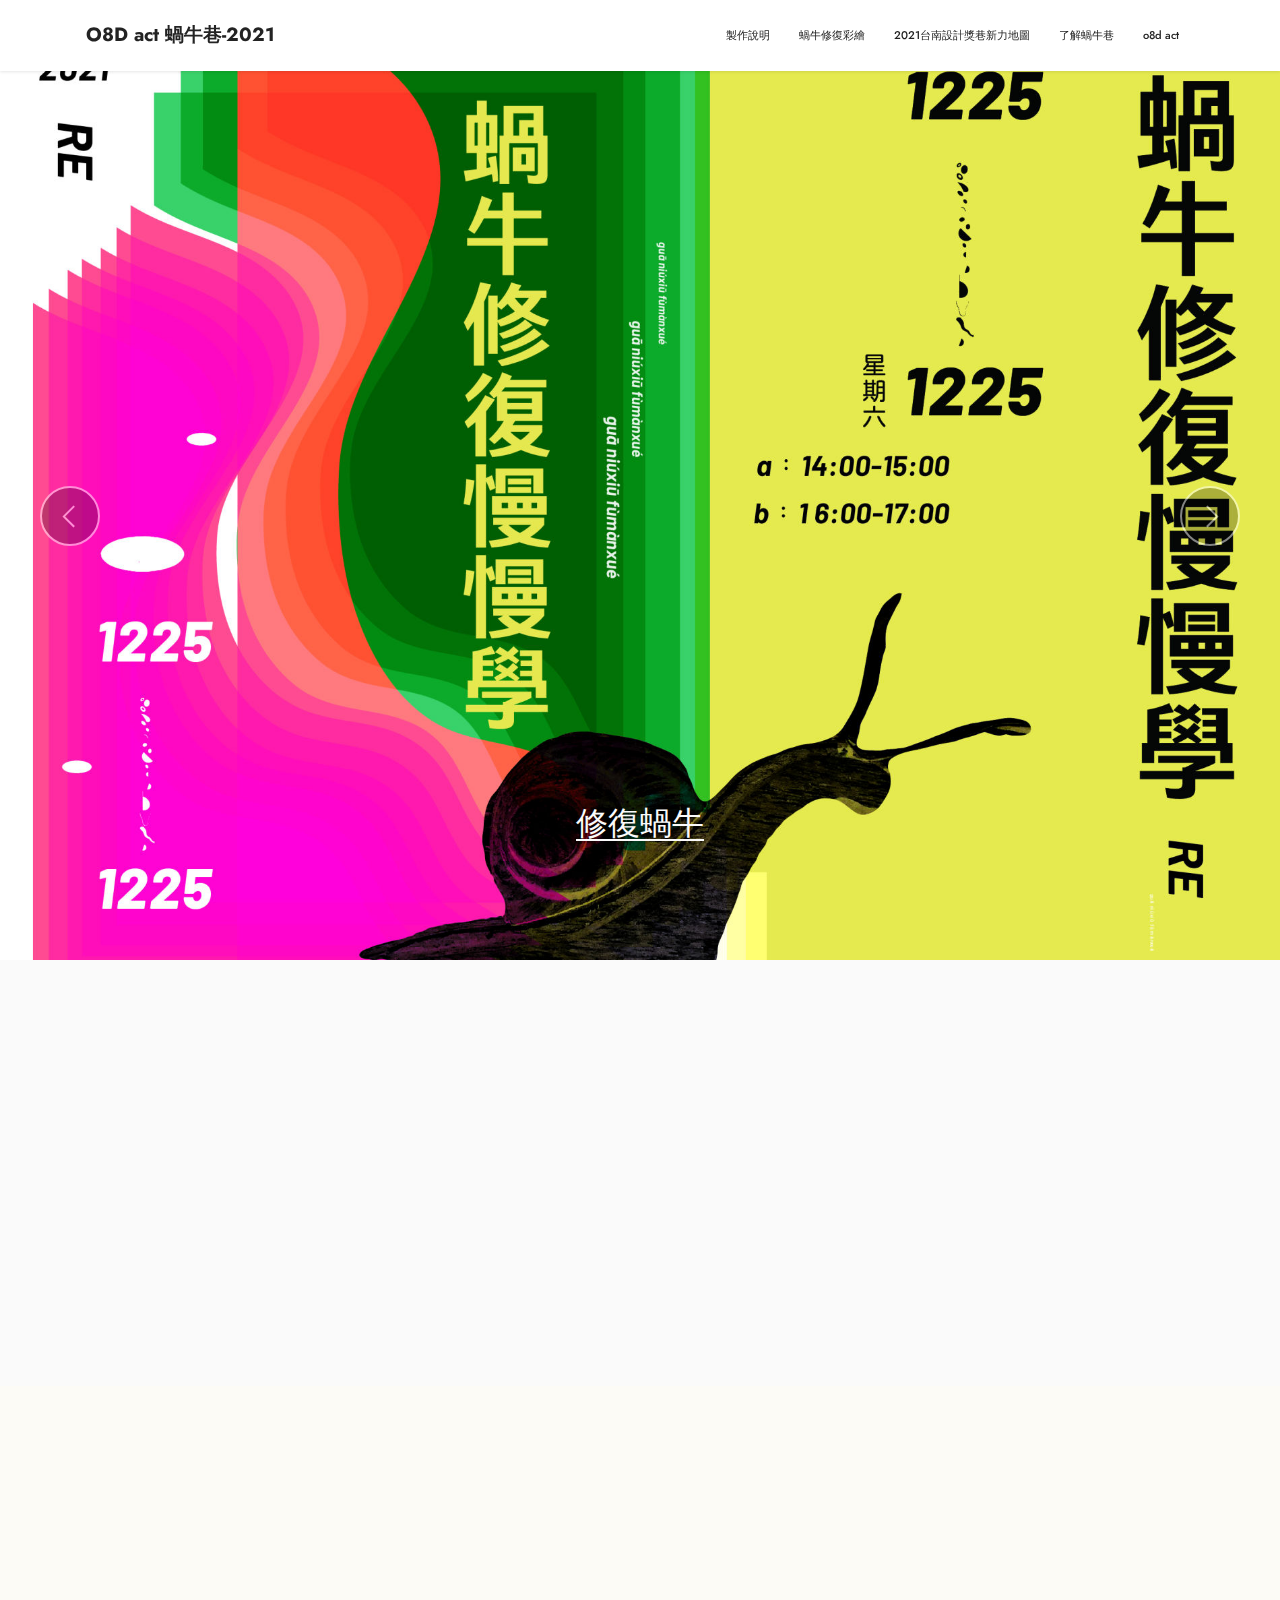
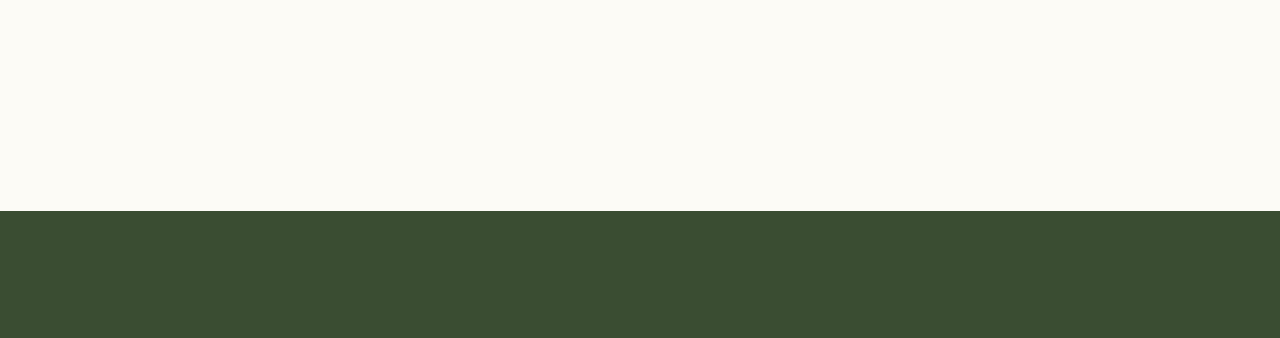
<file: index.html>
<!DOCTYPE html>
<html  >
<head>
  
  <meta charset="UTF-8">
  <meta http-equiv="X-UA-Compatible" content="IE=edge">
  
  <meta name="viewport" content="width=device-width, initial-scale=1, minimum-scale=1">
  <link rel="shortcut icon" href="assets/images/noun-event-1298108.svg" type="image/x-icon">
  <meta name="description" content="">
  
  
  <title>2021蝸牛再回來</title>
  <link rel="stylesheet" href="assets/web/assets/mobirise-icons2/mobirise2.css">
  <link rel="stylesheet" href="assets/bootstrap/css/bootstrap.min.css">
  <link rel="stylesheet" href="assets/bootstrap/css/bootstrap-grid.min.css">
  <link rel="stylesheet" href="assets/bootstrap/css/bootstrap-reboot.min.css">
  <link rel="stylesheet" href="assets/animatecss/animate.css">
  <link rel="stylesheet" href="assets/dropdown/css/style.css">
  <link rel="stylesheet" href="assets/socicon/css/styles.css">
  <link rel="stylesheet" href="assets/theme/css/style.css">
  <link rel="preload" href="https://fonts.googleapis.com/css?family=Jost:100,200,300,400,500,600,700,800,900,100i,200i,300i,400i,500i,600i,700i,800i,900i&display=swap" as="style" onload="this.onload=null;this.rel='stylesheet'">
  <noscript><link rel="stylesheet" href="https://fonts.googleapis.com/css?family=Jost:100,200,300,400,500,600,700,800,900,100i,200i,300i,400i,500i,600i,700i,800i,900i&display=swap"></noscript>
  <link rel="preload" as="style" href="assets/mobirise/css/mbr-additional.css"><link rel="stylesheet" href="assets/mobirise/css/mbr-additional.css" type="text/css">
  
  
  
  

</head>
<body>
  
  <section data-bs-version="5.1" class="menu menu1 cid-sSIualWff1" once="menu" id="menu1-1x">
    

    <nav class="navbar navbar-dropdown navbar-fixed-top navbar-expand-lg">
        <div class="container">
            <div class="navbar-brand">
                
                <span class="navbar-caption-wrap"><a class="navbar-caption text-black text-primary display-7" href="index.html">O8D act 蝸牛巷-2021</a></span>
            </div>
            <button class="navbar-toggler" type="button" data-toggle="collapse" data-bs-toggle="collapse" data-target="#navbarSupportedContent" data-bs-target="#navbarSupportedContent" aria-controls="navbarNavAltMarkup" aria-expanded="false" aria-label="Toggle navigation">
                <div class="hamburger">
                    <span></span>
                    <span></span>
                    <span></span>
                    <span></span>
                </div>
            </button>
            <div class="collapse navbar-collapse" id="navbarSupportedContent">
                <ul class="navbar-nav nav-dropdown nav-right" data-app-modern-menu="true"><li class="nav-item"><a class="nav-link link text-black text-primary display-4" href="page3.html">製作說明</a></li>
                    <li class="nav-item"><a class="nav-link link text-black text-primary display-4" href="page5.html">蝸牛修復彩繪</a></li>
                    <li class="nav-item"><a class="nav-link link text-black text-primary display-4" href="page1.html">2021台南設計獎巷新力地圖</a>
                    </li><li class="nav-item"><a class="nav-link link text-black text-primary display-4" href="https://o8d.github.io/2020old/page2.html" target="_blank">了解蝸牛巷</a></li><li class="nav-item"><a class="nav-link link text-black text-primary display-4" href="https://o8d.github.io/act/?fbclid=IwAR1wbKh3oThKhFeBmwrmItCRQYNunDd4ayj5zHh1RaX9e0PrTPFl15MmYAo">o8d act</a></li></ul>
                
                
            </div>
        </div>
    </nav>
</section>

<section data-bs-version="5.1" class="slider1 cid-sRdv5XXO1y mbr-fullscreen" id="slider1-1k">
    
    <div class="carousel slide" id="sSILMb0dxz" data-interval="5000" data-bs-interval="5000">
        <ol class="carousel-indicators">
            <li data-slide-to="0" data-bs-slide-to="0" class="active" data-target="#sSILMb0dxz" data-bs-target="#sSILMb0dxz"></li>
            <li data-slide-to="1" data-bs-slide-to="1" data-target="#sSILMb0dxz" data-bs-target="#sSILMb0dxz"></li>
            <li data-slide-to="2" data-bs-slide-to="2" data-target="#sSILMb0dxz" data-bs-target="#sSILMb0dxz"></li>
        </ol>
        <div class="carousel-inner">
            
            <div class="carousel-item slider-image item active">
                <div class="item-wrapper">
                    
                    
                    <div class="carousel-caption">
                        <h5 class="mbr-section-subtitle mbr-fonts-style display-5"><strong><a href="page5.html#top" class="text-white text-primary" target="_blank">修復蝸牛</a></strong></h5>
                        <p class="mbr-section-text mbr-fonts-style display-7">習新之餘更要欣賞時間代謝下的塵舊</p>
                    </div>
                <a href="page5.html" target="false"></a><a href="page5.html" target="true"></a><a href="page5.html" target="false"></a><a href="page5.html"><img class="d-block w-100" src="assets/images/-1-1900x1439.jpg" data-slide-to="1" data-bs-slide-to="1"></a></div>
            </div>
            <div class="carousel-item slider-image item">
                <div class="item-wrapper">
                    
                    
                    <div class="carousel-caption">
                        <h5 class="mbr-section-subtitle mbr-fonts-style display-5"><strong><a href="page2.html#top" class="text-white text-primary" target="_blank">RE蝸牛再回來</a></strong></h5>
                        <p class="mbr-section-text mbr-fonts-style display-7">有哪些蝸牛</p>
                    </div>
                <a href="page2.html" target="false"></a><a href="page2.html" target="false"></a><a href="page2.html"><img class="d-block w-100" src="assets/images/102743-1477x1108.jpg" data-slide-to="1" data-bs-slide-to="1"></a></div>
            </div><div class="carousel-item slider-image item">
                <div class="item-wrapper">
                    
                    
                    <div class="carousel-caption">
                        <h5 class="mbr-section-subtitle mbr-fonts-style display-5">
                            <strong><a href="page3.html#gallery3-14" class="text-white">街區住民、老職人與他/她們的蝸牛裝置</a></strong>
                        </h5>
                        <p class="mbr-section-text mbr-fonts-style display-7">2021</p>
                    </div>
                <a href="page3.html#gallery3-14" target="false"></a><a href="page3.html#gallery3-14"><img class="d-block w-100" src="assets/images/82443277-ccd3-40d7-817e-9609e3a90589-1900x1252.png" data-slide-to="2" data-bs-slide-to="2"></a></div>
            </div>
        </div>
        <a class="carousel-control carousel-control-prev" role="button" data-slide="prev" data-bs-slide="prev" href="#sSILMb0dxz">
            <span class="mobi-mbri mobi-mbri-arrow-prev" aria-hidden="true"></span>
            <span class="sr-only visually-hidden">Previous</span>
        </a>
        <a class="carousel-control carousel-control-next" role="button" data-slide="next" data-bs-slide="next" href="#sSILMb0dxz">
            <span class="mobi-mbri mobi-mbri-arrow-next" aria-hidden="true"></span>
            <span class="sr-only visually-hidden">Next</span>
        </a>
    </div>
</section>

<section data-bs-version="5.1" class="info3 cid-sR4ojJHm7G" id="info3-k">

    

    

    <div class="container">
        <div class="row justify-content-center">
            <div class="card col-12 col-lg-10">
                <div class="card-wrapper">
                    <div class="card-box align-center">
                        <h4 class="card-title mbr-fonts-style align-center mb-4 display-2">
                            <strong>製作說明</strong>
                        </h4>
                        <p class="mbr-text mbr-fonts-style mb-4 display-7">
                            依據2016年製作的蝸牛型態進行造型復刻，以15位資深居民以及老職人的的訪談故事為本，為十五隻蝸牛繪製紋樣。</p>
                        <div class="mbr-section-btn mt-3"><a class="btn btn-warning display-4" href="page3.html" target="_blank">15隻復刻蝸牛製作記錄</a></div>
                    </div>
                </div>
            </div>
        </div>
    </div>
</section>

<section data-bs-version="5.1" class="info3 cid-sR4oBfLCXP" id="info3-l">

    

    

    <div class="container">
        <div class="row justify-content-center">
            <div class="card col-12 col-lg-10">
                <div class="card-wrapper">
                    <div class="card-box align-center">
                        <h4 class="card-title mbr-fonts-style align-center mb-4 display-2">
                            <strong>蝸牛修復慢慢學</strong>
                        </h4>
                        <p class="mbr-text mbr-fonts-style mb-4 display-7">
                            當舊蝸牛老去、壞去，迎接而來的新蝸牛的身分意義更不相同。<br>習新之餘更要欣賞時間代謝下的塵舊。</p>
                        <div class="mbr-section-btn mt-3"><a class="btn btn-primary display-4" href="page5.html" target="_blank">修復慢慢學簡介</a></div>
                    </div>
                </div>
            </div>
        </div>
    </div>
</section>

<section data-bs-version="5.1" class="footer7 cid-sQvzEuo5ZR" once="footers" id="footer7-f">

    

    

    <div class="container">
        <div class="media-container-row align-center mbr-white">
            <div class="col-12">
                <p class="mbr-text mb-0 mbr-fonts-style display-4">｜聯繫｜8opendoor8@gmail.com<br>綠豆皮蝸牛巷社區工作站<br>台南市中西區永福路二段97巷<br>除另有註明，網站之內容皆採用<a href="https://creativecommons.org/licenses/by-sa/4.0/deed.zh_TW" class="text-info" target="_blank">創用CC 姓名標示─相同方式分享 4.0 國際 </a>授權條款 .
                </p>
            </div>
        </div>
    </div>
</section>


<script src="assets/bootstrap/js/bootstrap.bundle.min.js"></script>
  <script src="assets/smoothscroll/smooth-scroll.js"></script>
  <script src="assets/ytplayer/index.js"></script>
  <script src="assets/dropdown/js/navbar-dropdown.js"></script>
  <script src="assets/theme/js/script.js"></script>
  
  
  
 <div id="scrollToTop" class="scrollToTop mbr-arrow-up"><a style="text-align: center;"><i class="mbr-arrow-up-icon mbr-arrow-up-icon-cm cm-icon cm-icon-smallarrow-up"></i></a></div>
    <input name="animation" type="hidden">
  
</body>
</html>
</file>
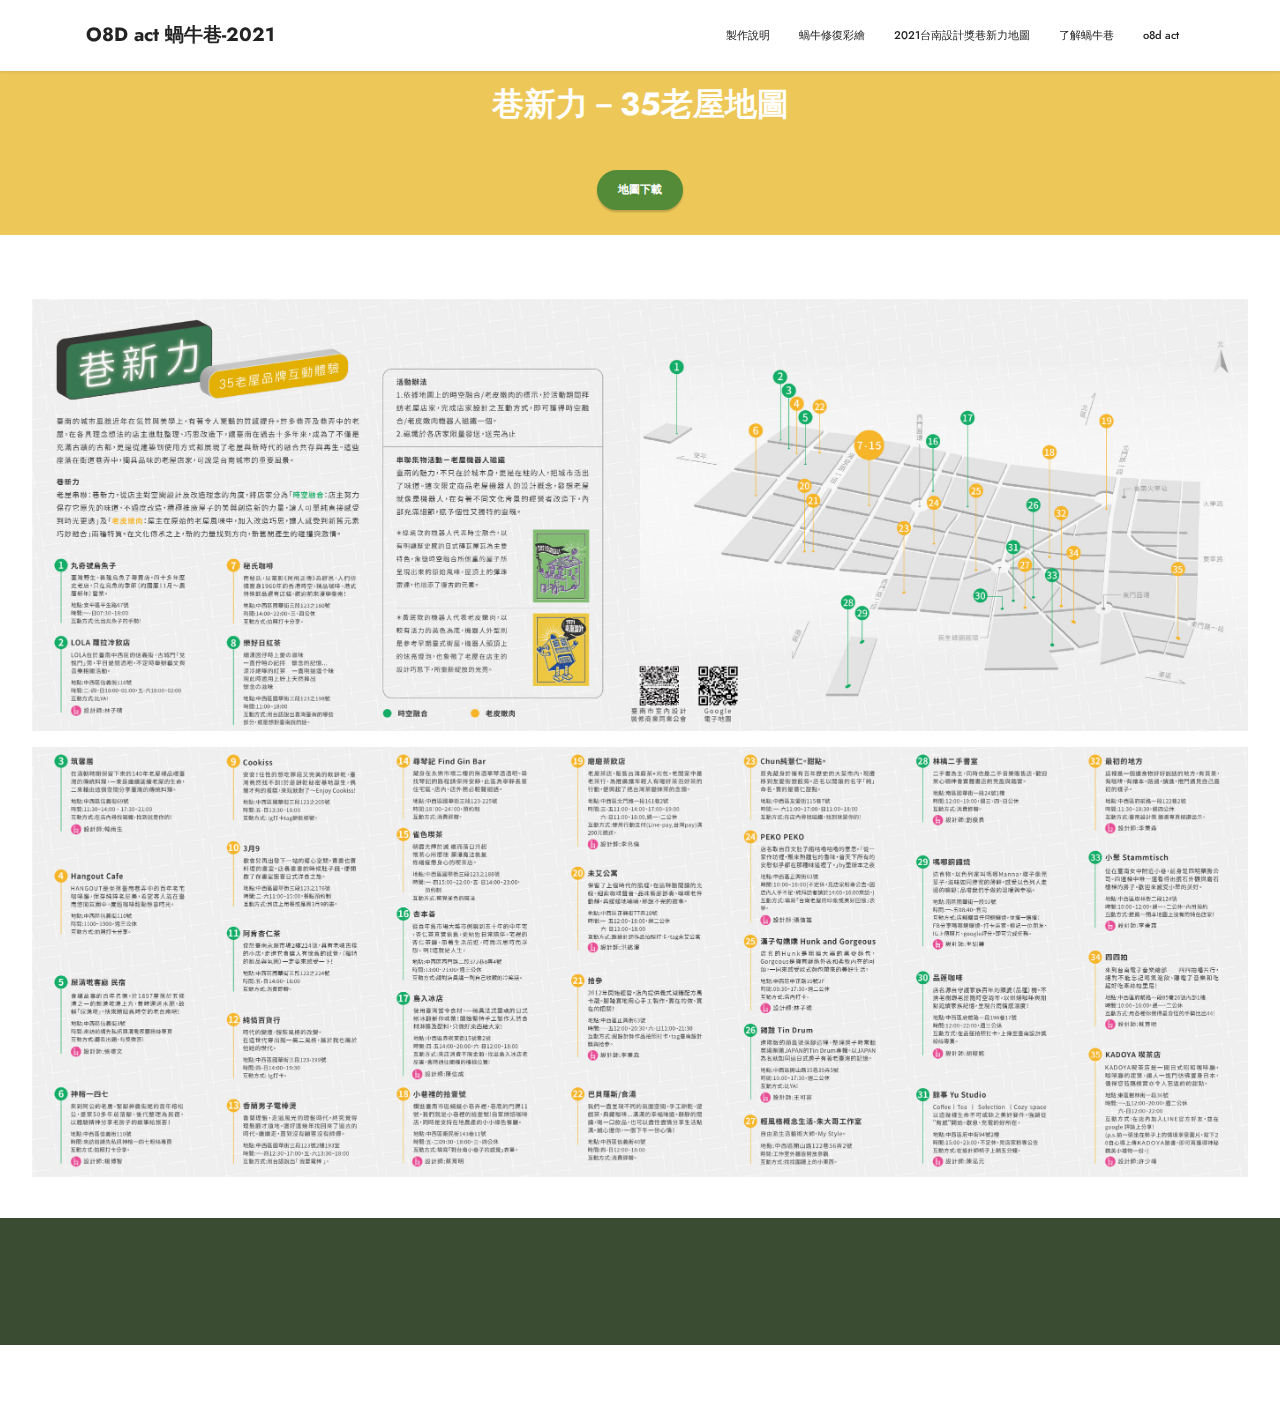
<file: page1.html>
<!DOCTYPE html>
<html  >
<head>
  
  <meta charset="UTF-8">
  <meta http-equiv="X-UA-Compatible" content="IE=edge">
  
  <meta name="viewport" content="width=device-width, initial-scale=1, minimum-scale=1">
  <link rel="shortcut icon" href="assets/images/noun-event-1298108.svg" type="image/x-icon">
  <meta name="description" content="">
  
  
  <title>巷新力－35老屋地圖</title>
  <link rel="stylesheet" href="assets/bootstrap/css/bootstrap.min.css">
  <link rel="stylesheet" href="assets/bootstrap/css/bootstrap-grid.min.css">
  <link rel="stylesheet" href="assets/bootstrap/css/bootstrap-reboot.min.css">
  <link rel="stylesheet" href="assets/animatecss/animate.css">
  <link rel="stylesheet" href="assets/dropdown/css/style.css">
  <link rel="stylesheet" href="assets/socicon/css/styles.css">
  <link rel="stylesheet" href="assets/theme/css/style.css">
  <link rel="preload" href="https://fonts.googleapis.com/css?family=Jost:100,200,300,400,500,600,700,800,900,100i,200i,300i,400i,500i,600i,700i,800i,900i&display=swap" as="style" onload="this.onload=null;this.rel='stylesheet'">
  <noscript><link rel="stylesheet" href="https://fonts.googleapis.com/css?family=Jost:100,200,300,400,500,600,700,800,900,100i,200i,300i,400i,500i,600i,700i,800i,900i&display=swap"></noscript>
  <link rel="preload" as="style" href="assets/mobirise/css/mbr-additional.css"><link rel="stylesheet" href="assets/mobirise/css/mbr-additional.css" type="text/css">
  
  
  
  

</head>
<body>
  
  <section data-bs-version="5.1" class="info1 cid-sQmQGs1NKm" id="info1-e">
    
    
    <div class="align-center container">
        <div class="row justify-content-center">
            <div class="col-12 col-lg-8">
                <h3 class="mbr-section-title mb-4 mbr-fonts-style display-5"><strong>巷新力－35老屋地圖</strong></h3>
                
                <div class="mbr-section-btn"><a class="btn btn-primary display-4" href="https://drive.google.com/drive/folders/1wxJ_yI1V4yuBkIOIr3iBibcqRHKetgXH" target="_blank">地圖下載</a></div>
            </div>
        </div>
    </div>
</section>

<section data-bs-version="5.1" class="image3 cid-sQmQ6FTGQA" id="image3-d">
    

    

    <div class="container-fluid">
        <div class="row justify-content-center">
            <div class="col-12 col-lg-12">
                <div class="image-wrapper">
                    <img src="assets/images/221201-dm-01-2-2756x979.jpg" alt="">
                    <p class="mbr-description mbr-fonts-style mt-2 align-center display-4"></p>
                </div>
            </div>
        </div>
    </div>
</section>

<section data-bs-version="5.1" class="image3 cid-sQmHZO4jxU" id="image3-4">
    

    

    <div class="container-fluid">
        <div class="row justify-content-center">
            <div class="col-12 col-lg-12">
                <div class="image-wrapper">
                    <img src="assets/images/1201-dm-01-2-2756x975.jpg" alt="">
                    <p class="mbr-description mbr-fonts-style mt-2 align-center display-4">
                        巷新力－35老屋地圖</p>
                </div>
            </div>
        </div>
    </div>
</section>

<section data-bs-version="5.1" class="header2 cid-sQmN8dnBgv" id="header2-9">

    

    

    <div class="container">
        <div class="row">
            <div class="col-12 col-lg-4">
                
                
                
                
            </div>
        </div>
    </div>
</section>

<section data-bs-version="5.1" class="footer7 cid-sQvzEuo5ZR" once="footers" id="footer7-f">

    

    

    <div class="container">
        <div class="media-container-row align-center mbr-white">
            <div class="col-12">
                <p class="mbr-text mb-0 mbr-fonts-style display-4">｜聯繫｜8opendoor8@gmail.com<br>綠豆皮蝸牛巷社區工作站<br>台南市中西區永福路二段97巷<br>除另有註明，網站之內容皆採用<a href="https://creativecommons.org/licenses/by-sa/4.0/deed.zh_TW" class="text-info" target="_blank">創用CC 姓名標示─相同方式分享 4.0 國際 </a>授權條款 .
                </p>
            </div>
        </div>
    </div>
</section>

<section data-bs-version="5.1" class="menu menu1 cid-sSIualWff1" once="menu" id="menu1-1x">
    

    <nav class="navbar navbar-dropdown navbar-fixed-top navbar-expand-lg">
        <div class="container">
            <div class="navbar-brand">
                
                <span class="navbar-caption-wrap"><a class="navbar-caption text-black text-primary display-7" href="index.html">O8D act 蝸牛巷-2021</a></span>
            </div>
            <button class="navbar-toggler" type="button" data-toggle="collapse" data-bs-toggle="collapse" data-target="#navbarSupportedContent" data-bs-target="#navbarSupportedContent" aria-controls="navbarNavAltMarkup" aria-expanded="false" aria-label="Toggle navigation">
                <div class="hamburger">
                    <span></span>
                    <span></span>
                    <span></span>
                    <span></span>
                </div>
            </button>
            <div class="collapse navbar-collapse" id="navbarSupportedContent">
                <ul class="navbar-nav nav-dropdown nav-right" data-app-modern-menu="true"><li class="nav-item"><a class="nav-link link text-black text-primary display-4" href="page3.html">製作說明</a></li>
                    <li class="nav-item"><a class="nav-link link text-black text-primary display-4" href="page5.html">蝸牛修復彩繪</a></li>
                    <li class="nav-item"><a class="nav-link link text-black text-primary display-4" href="page1.html">2021台南設計獎巷新力地圖</a>
                    </li><li class="nav-item"><a class="nav-link link text-black text-primary display-4" href="https://o8d.github.io/2020old/page2.html" target="_blank">了解蝸牛巷</a></li><li class="nav-item"><a class="nav-link link text-black text-primary display-4" href="https://o8d.github.io/act/?fbclid=IwAR1wbKh3oThKhFeBmwrmItCRQYNunDd4ayj5zHh1RaX9e0PrTPFl15MmYAo">o8d act</a></li></ul>
                
                
            </div>
        </div>
    </nav>
</section>


<script src="assets/bootstrap/js/bootstrap.bundle.min.js"></script>
  <script src="assets/smoothscroll/smooth-scroll.js"></script>
  <script src="assets/ytplayer/index.js"></script>
  <script src="assets/dropdown/js/navbar-dropdown.js"></script>
  <script src="assets/theme/js/script.js"></script>
  
  
  
 <div id="scrollToTop" class="scrollToTop mbr-arrow-up"><a style="text-align: center;"><i class="mbr-arrow-up-icon mbr-arrow-up-icon-cm cm-icon cm-icon-smallarrow-up"></i></a></div>
    <input name="animation" type="hidden">
  
</body>
</html>
</file>
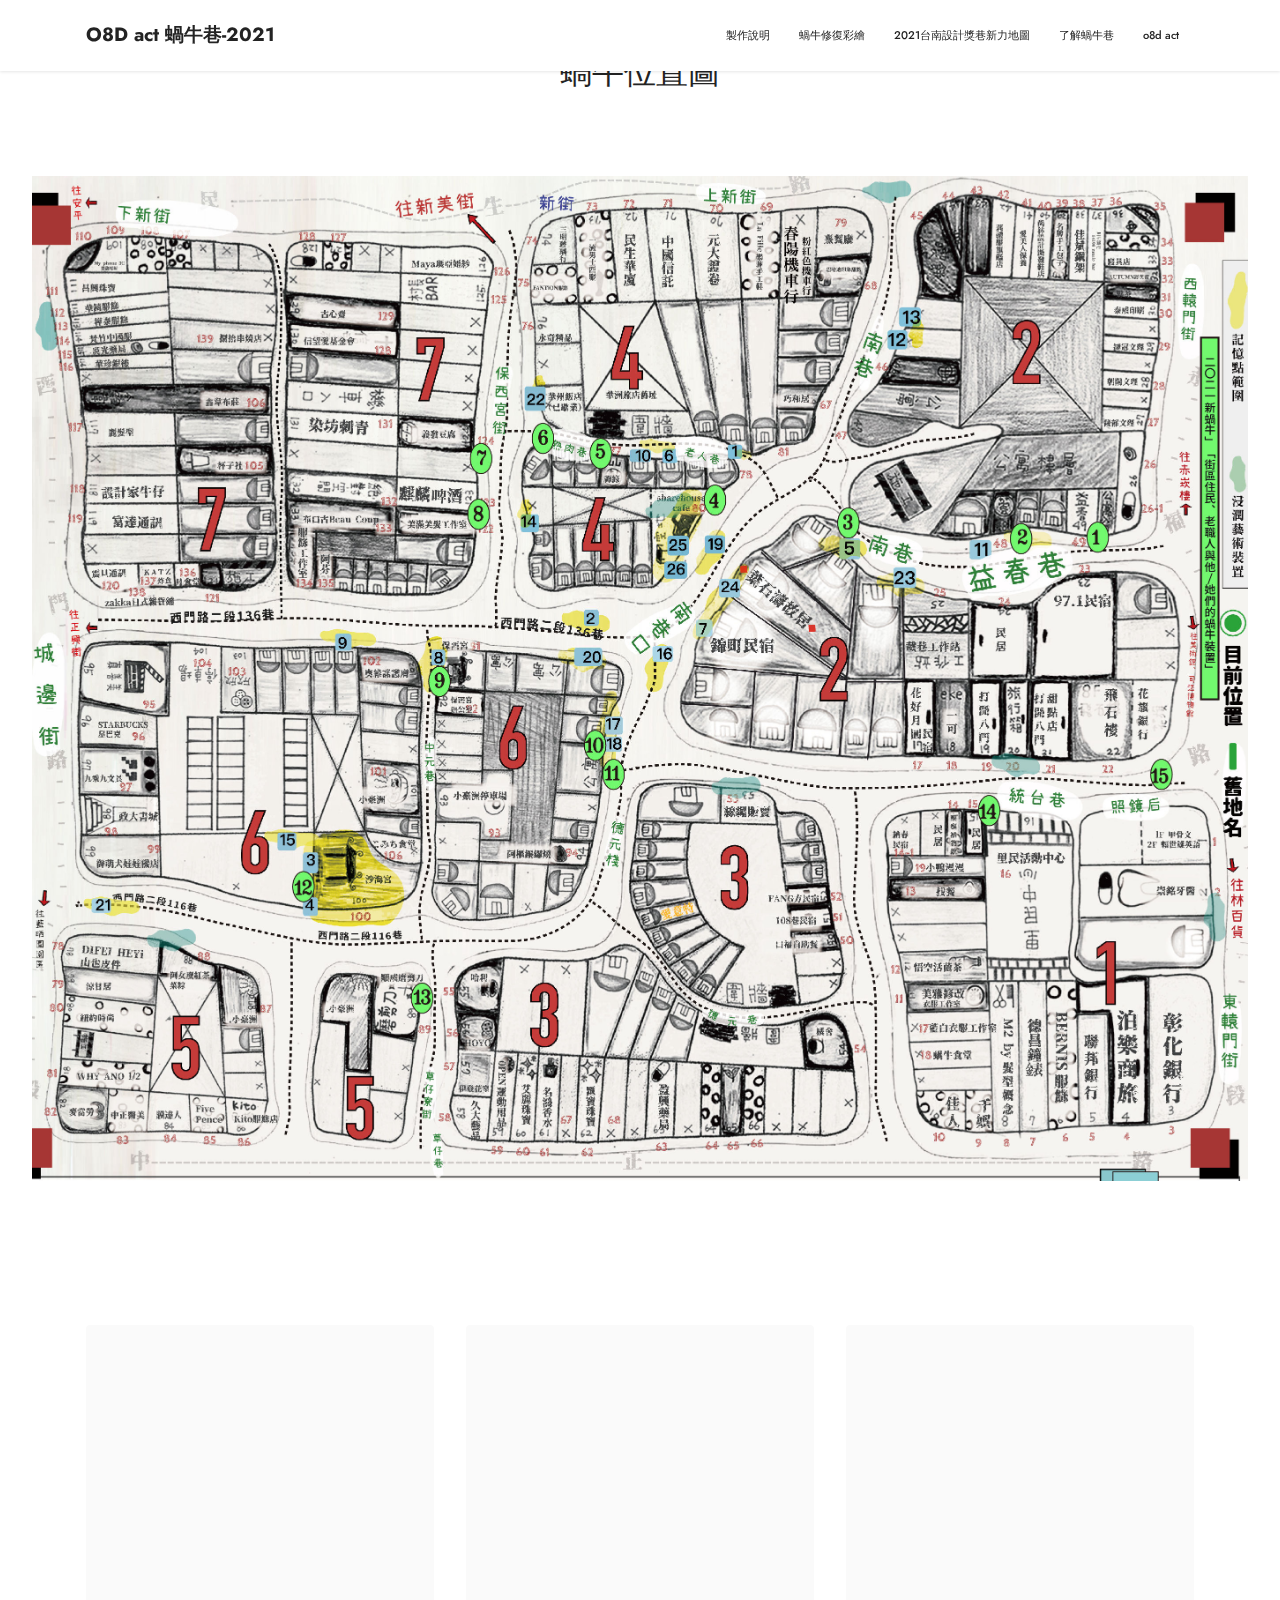
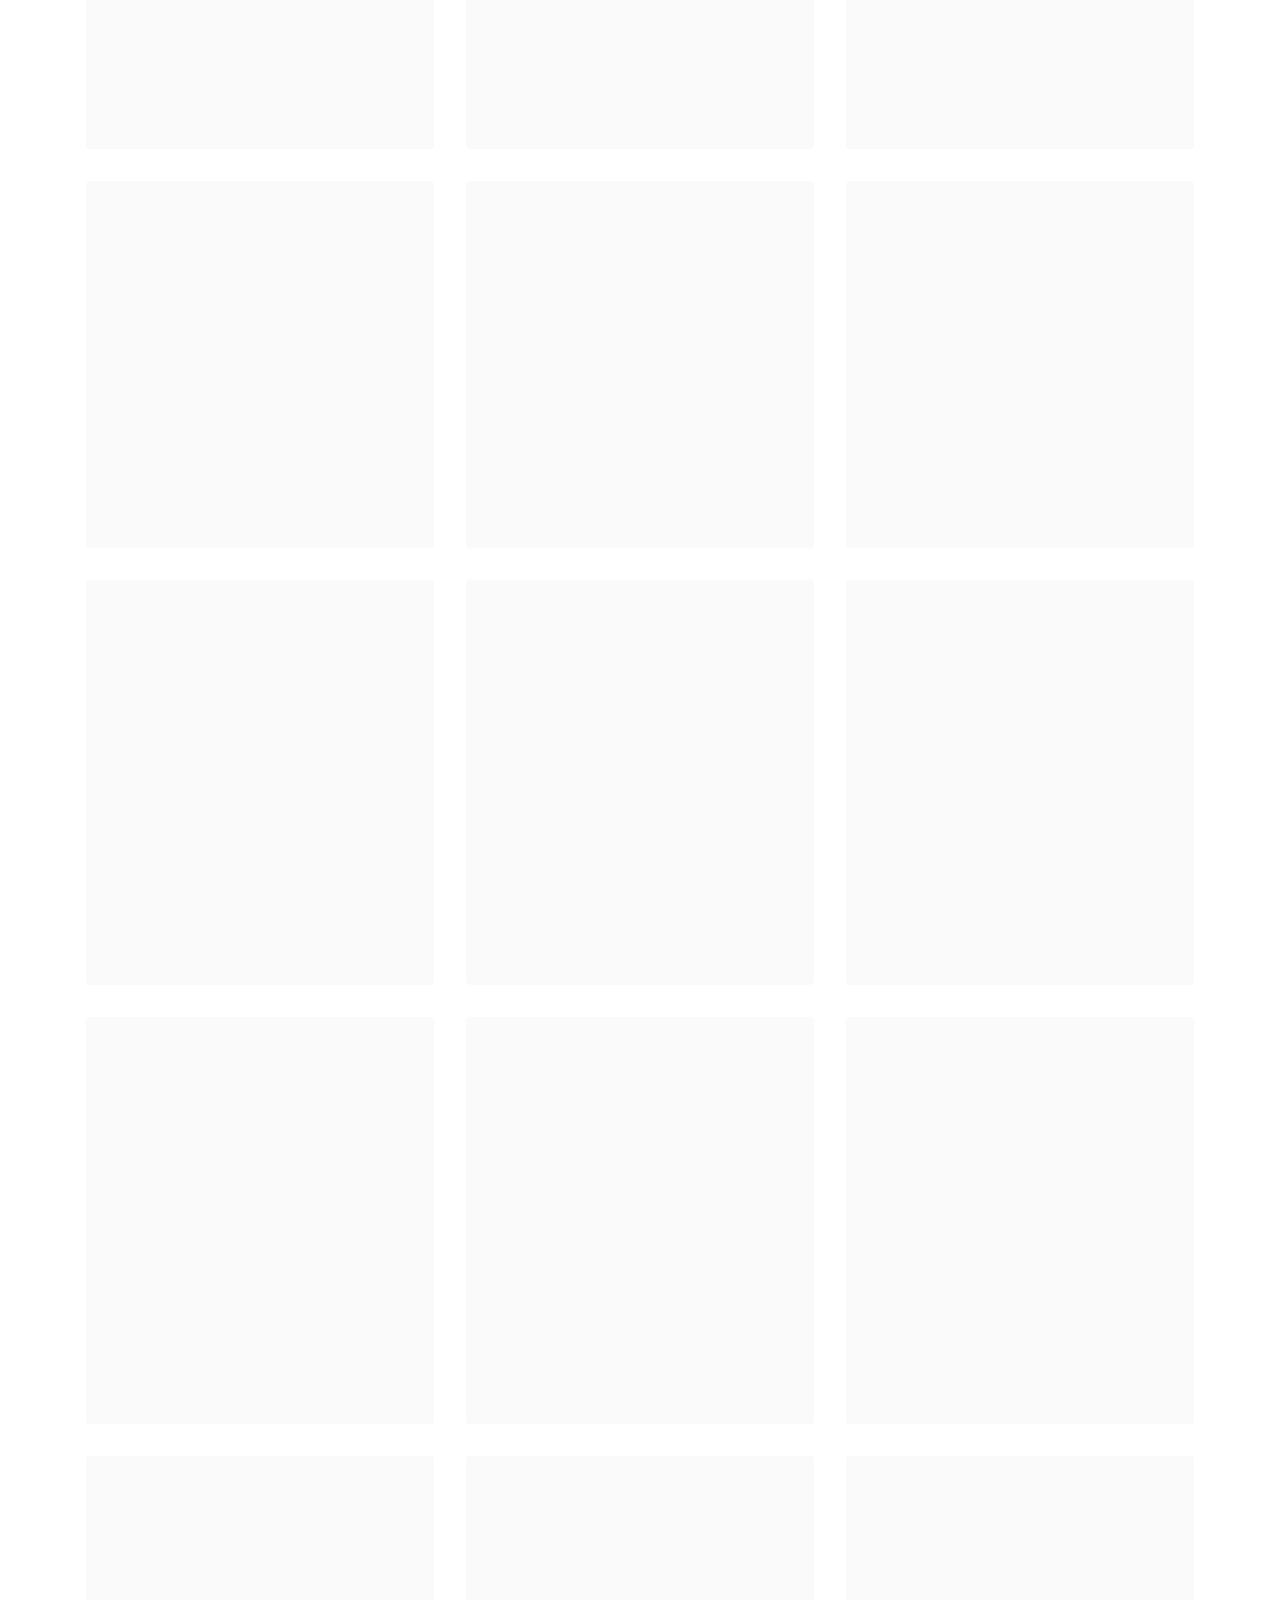
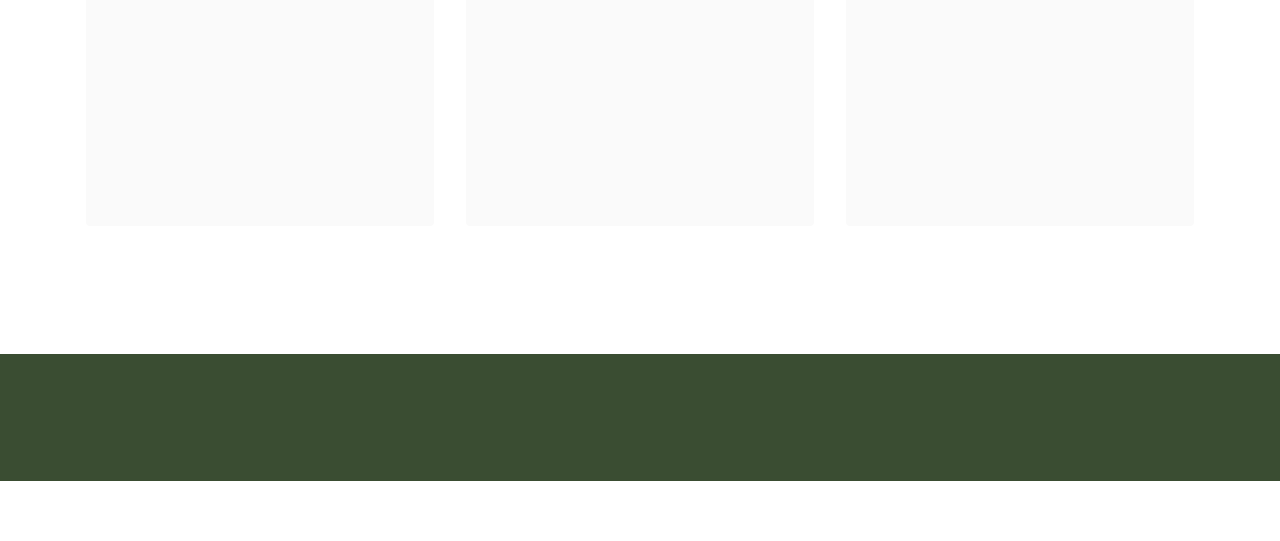
<file: page2.html>
<!DOCTYPE html>
<html  >
<head>
  
  <meta charset="UTF-8">
  <meta http-equiv="X-UA-Compatible" content="IE=edge">
  
  <meta name="viewport" content="width=device-width, initial-scale=1, minimum-scale=1">
  <link rel="shortcut icon" href="assets/images/noun-event-1298108.svg" type="image/x-icon">
  <meta name="description" content="">
  
  
  <title>15隻蝸牛位置圖</title>
  <link rel="stylesheet" href="assets/bootstrap/css/bootstrap.min.css">
  <link rel="stylesheet" href="assets/bootstrap/css/bootstrap-grid.min.css">
  <link rel="stylesheet" href="assets/bootstrap/css/bootstrap-reboot.min.css">
  <link rel="stylesheet" href="assets/animatecss/animate.css">
  <link rel="stylesheet" href="assets/dropdown/css/style.css">
  <link rel="stylesheet" href="assets/socicon/css/styles.css">
  <link rel="stylesheet" href="assets/theme/css/style.css">
  <link rel="preload" href="https://fonts.googleapis.com/css?family=Jost:100,200,300,400,500,600,700,800,900,100i,200i,300i,400i,500i,600i,700i,800i,900i&display=swap" as="style" onload="this.onload=null;this.rel='stylesheet'">
  <noscript><link rel="stylesheet" href="https://fonts.googleapis.com/css?family=Jost:100,200,300,400,500,600,700,800,900,100i,200i,300i,400i,500i,600i,700i,800i,900i&display=swap"></noscript>
  <link rel="preload" as="style" href="assets/mobirise/css/mbr-additional.css"><link rel="stylesheet" href="assets/mobirise/css/mbr-additional.css" type="text/css">
  
  
  
  

</head>
<body>
  
  <section data-bs-version="5.1" class="content5 cid-sRduotkxL5" id="content5-1j">
    
    <div class="container-fluid">
        <div class="row justify-content-center">
            <div class="col-md-12 col-lg-10">
                
                
                <p class="mbr-text mbr-fonts-style display-5">蝸牛位置圖</p>
            </div>
        </div>
    </div>
</section>

<section data-bs-version="5.1" class="image3 cid-sR5cLN17ht" id="image3-z">
    

    

    <div class="container-fluid">
        <div class="row justify-content-center">
            <div class="col-12 col-lg-12">
                <div class="image-wrapper">
                    <img src="assets/images/12021-1-2757x2279.jpg" alt="">
                    <p class="mbr-description mbr-fonts-style mt-2 align-center display-4"></p>
                </div>
            </div>
        </div>
    </div>
</section>

<section data-bs-version="5.1" class="features3 cid-sR4OhG35C4" id="features3-q">
    
    
    <div class="container">
        
        <div class="row mt-4">
            <div class="item features-image сol-12 col-md-6 col-lg-4">
                <div class="item-wrapper">
                    <div class="item-img">
                        <img src="assets/images/sam-1354-816x470.png" alt="" data-slide-to="0" data-bs-slide-to="0">
                    </div>
                    <div class="item-content">
                        <h5 class="item-title mbr-fonts-style display-7"><strong>01'益春巷-金翁蝸牛</strong></h5>
                        
                        <p class="mbr-text mbr-fonts-style mt-3 display-4">位於蝸牛巷永福路段97巷，以舊地名益春巷與益春藥房為紋樣繪製，入口招牌鮮明的印象「金翁與蟾蜍」的特色，以及金翁盃的棒球圖紋，作為識別。<br></p>
                    </div>
                    
                </div>
            </div>
            
            <div class="item features-image сol-12 col-md-6 col-lg-4">
                <div class="item-wrapper">
                    <div class="item-img">
                        <img src="assets/images/sam-1352-816x345.png" alt="" data-slide-to="1" data-bs-slide-to="1">
                    </div>
                    <div class="item-content">
                        <h5 class="item-title mbr-fonts-style display-7"><strong>02'美容時裝蝸牛</strong></h5>
                        
                        <p class="mbr-text mbr-fonts-style mt-3 display-4">樂觀正向的心是最好的保養品，在美容阿姨的故事裡面獲得滿滿能量。從打版與縫紉，再到紡織大廠，最後回到自己的工作室，最重要的是美麗的美容阿姨與開朗的心，始終將伴隨著的各式各樣快樂的音樂及舞蹈！</p>
                    </div>
                    
                </div>
            </div><div class="item features-image сol-12 col-md-6 col-lg-4">
                <div class="item-wrapper">
                    <div class="item-img">
                        <img src="assets/images/sam-1338-816x464.png" alt="" data-slide-to="2" data-bs-slide-to="2">
                    </div>
                    <div class="item-content">
                        <h5 class="item-title mbr-fonts-style display-7"><strong>03'美滿阿姨蝸牛</strong></h5>
                        
                        <p class="mbr-text mbr-fonts-style mt-3 display-4">美滿阿姨是蝸牛巷老屋保存倡議者的先河，付諸行動，更是最重要的資深居民之一；日日上市場採買與拿煎匙的雙手，同時更是拿著紙筆，任勞任怨，在早期因為農業社會重男輕女觀念下，一路上披荊斬棘，自學不放棄，工作與學習交錯，靠自己完成學業，惜情情物惜福的心，在時間的洪流裡，永遠佇立！</p>
                    </div>
                    
                </div>
            </div><div class="item features-image сol-12 col-md-6 col-lg-4">
                <div class="item-wrapper">
                    <div class="item-img">
                        <img src="assets/images/sam-1331-816x372.png" alt="" data-slide-to="3" data-bs-slide-to="3">
                    </div>
                    <div class="item-content">
                        <h5 class="item-title mbr-fonts-style display-7"><strong>04'蔡金蘭阿嬤蝸牛</strong></h5>
                        
                        <p class="mbr-text mbr-fonts-style mt-3 display-4">紋樣寓意以「磨石子」的經典來表示她的人生，並且以蔡阿嬤年輕時在美軍宿舍工作的色彩意象「有點迷彩」、生前在家宅前的綠意盎然作為畫面構想。</p>
                    </div>
                    
                </div>
            </div><div class="item features-image сol-12 col-md-6 col-lg-4">
                <div class="item-wrapper">
                    <div class="item-img">
                        <img src="assets/images/sam-1329-816x491.png" alt="" data-slide-to="4" data-bs-slide-to="4">
                    </div>
                    <div class="item-content">
                        <h5 class="item-title mbr-fonts-style display-7"><strong>05'熟肉巷蝸牛</strong></h5>
                        
                        <p class="mbr-text mbr-fonts-style mt-3 display-4">舊地名熟肉巷。阿姨們溫馨關懷的微笑意向總是都在，時時刻刻都感受得到我們一起生活在這裡的幸福感。</p>
                    </div>
                    
                </div>
            </div><div class="item features-image сol-12 col-md-6 col-lg-4">
                <div class="item-wrapper">
                    <div class="item-img">
                        <img src="assets/images/sam-1336-3292x1314.png" alt="" data-slide-to="5" data-bs-slide-to="5">
                    </div>
                    <div class="item-content">
                        <h5 class="item-title mbr-fonts-style display-7"><strong>06'阿惠姊蝸牛</strong></h5>
                        
                        <p class="mbr-text mbr-fonts-style mt-3 display-4">依據阿惠姊提供的老照片為畫面想像，年輕的她梳著學生頭站在陳老師家門前拍照，學生鞋透露時光刻痕，全篇文章帶著一點奇幻，因此以無表情的人作為紋樣構想。</p>
                    </div>
                    
                </div>
            </div><div class="item features-image сol-12 col-md-6 col-lg-4">
                <div class="item-wrapper">
                    <div class="item-img">
                        <img src="assets/images/sam-1356-3847x1990.png" alt="" data-slide-to="6" data-bs-slide-to="6">
                    </div>
                    <div class="item-content">
                        <h5 class="item-title mbr-fonts-style display-7"><strong>07'義發豆腐店蝸牛</strong></h5>
                        
                        <p class="mbr-text mbr-fonts-style mt-3 display-4">義發豆腐工廠 明昌蕭大哥 <br>第三代的豆腐店，蕭大哥從27歲開始跟著爸爸做豆腐，承襲阿公那輩一路以來的職人精神。生活交織着傳承，一輩子只做好一件事，日日站在黃豆與各式工具前的蕭大哥是這件事的最完美與深刻的寫照。</p>
                    </div>
                    
                </div>
            </div><div class="item features-image сol-12 col-md-6 col-lg-4">
                <div class="item-wrapper">
                    <div class="item-img">
                        <img src="assets/images/sam-1345-3793x2135.png" alt="" data-slide-to="7" data-bs-slide-to="7">
                    </div>
                    <div class="item-content">
                        <h5 class="item-title mbr-fonts-style display-7"><strong>08'美滿電髮院蝸牛</strong></h5>
                        
                        <p class="mbr-text mbr-fonts-style mt-3 display-4">剪刀一拿就是一甲子，剛過喜壽的素慧阿姨，拿起剪刀細心又流利的刀法，還是持續幫著老雇主們服務，打理與照顧著大家的頭髮。14歲開始學習梳妝，19歲就出師，24歲開業美滿電髮院，來自麻豆的美慧阿姨照顧了大家的頭髮一輩子！</p>
                    </div>
                    
                </div>
            </div><div class="item features-image сol-12 col-md-6 col-lg-4">
                <div class="item-wrapper">
                    <div class="item-img">
                        <img src="assets/images/sam-1333-3677x1923.png" alt="" data-slide-to="8" data-bs-slide-to="8">
                    </div>
                    <div class="item-content">
                        <h5 class="item-title mbr-fonts-style display-7"><strong>09'保西宮蝸牛</strong></h5>
                        
                        <p class="mbr-text mbr-fonts-style mt-3 display-4">蝸牛巷街區裡兩間廟寺之一保西宮。<br>以盧清爺與韓德爺為主要的將爺形象來繪製，加上樂鬧放鞭炮的廟會圖案，廟匾額保境安民的寓意地方信仰中心庇佑的吉祥語。</p>
                    </div>
                    
                </div>
            </div><div class="item features-image сol-12 col-md-6 col-lg-4">
                <div class="item-wrapper">
                    <div class="item-img">
                        <img src="assets/images/sam-1330-3541x1491.png" alt="" data-slide-to="9" data-bs-slide-to="9">
                    </div>
                    <div class="item-content">
                        <h5 class="item-title mbr-fonts-style display-7"><strong>10'陳老師蝸牛</strong></h5>
                        
                        <p class="mbr-text mbr-fonts-style mt-3 display-4">色系搭配以他的生活時代背景發想，紅色、藍色、一點點萌芽的綠，以及教師身分的識別為紋樣構成。</p>
                    </div>
                    
                </div>
            </div><div class="item features-image сol-12 col-md-6 col-lg-4">
                <div class="item-wrapper">
                    <div class="item-img">
                        <img src="assets/images/sam-1343-3793x2008.png" alt="" data-slide-to="10" data-bs-slide-to="10">
                    </div>
                    <div class="item-content">
                        <h5 class="item-title mbr-fonts-style display-7"><strong>11'德元棧蝸牛</strong></h5>
                        
                        <p class="mbr-text mbr-fonts-style mt-3 display-4">同時為南巷蝸牛，以舊地名「德元棧」為中藥舖中藥材、藥櫃倉庫的意象繪製，並以實物：藥桿秤進行裝置。</p>
                    </div>
                    
                </div>
            </div><div class="item features-image сol-12 col-md-6 col-lg-4">
                <div class="item-wrapper">
                    <div class="item-img">
                        <img src="assets/images/sam-1348-3757x2134.png" alt="" data-slide-to="11" data-bs-slide-to="11">
                    </div>
                    <div class="item-content">
                        <h5 class="item-title mbr-fonts-style display-7"><strong>12'沙淘宮蝸牛</strong></h5>
                        
                        <p class="mbr-text mbr-fonts-style mt-3 display-4">蝸牛巷街區裡兩間廟寺之一沙淘宮。<br>以廟宇中恭奉神尊特徵「微笑太子」、「露出牙齒」、「坐姿」、「手拿火尖槍」、「手幅腰帶」、法器還有「乾坤圈」、「風火輪」的關鍵特點繪製，最後點綴頂太子的名間稱號。<br></p>
                    </div>
                    
                </div>
            </div><div class="item features-image сol-12 col-md-6 col-lg-4">
                <div class="item-wrapper">
                    <div class="item-img">
                        <img src="assets/images/sam-1323-3757x2108.png" alt="" data-slide-to="12" data-bs-slide-to="12">
                    </div>
                    <div class="item-content">
                        <h5 class="item-title mbr-fonts-style display-7"><strong>13'磨剪刀蝸牛</strong></h5>
                        
                        <p class="mbr-text mbr-fonts-style mt-3 display-4">蝸牛紋樣以老職人「磨剪刀」的直白圖像作為構想，並且以舊店鋪外觀的藍色片門印象為蝸牛設定色系。<br>舊地名：草仔寮<br></p>
                    </div>
                    
                </div>
            </div><div class="item features-image сol-12 col-md-6 col-lg-4">
                <div class="item-wrapper">
                    <div class="item-img">
                        <img src="assets/images/sam-1340-3615x1588.png" alt="" data-slide-to="13" data-bs-slide-to="13">
                    </div>
                    <div class="item-content">
                        <h5 class="item-title mbr-fonts-style display-7"><strong>14'葫蘆家屋 楊大哥登安蝸牛</strong></h5>
                        
                        <p class="mbr-text mbr-fonts-style mt-3 display-4">葫蘆形狀的家屋，在楊大哥的爸爸口中，是聚財的象徵，從這個葫蘆裡湧出了楊家的溫暖記憶、與社區生活的人情味。</p>
                    </div>
                    
                </div>
            </div><div class="item features-image сol-12 col-md-6 col-lg-4">
                <div class="item-wrapper">
                    <div class="item-img">
                        <img src="assets/images/sam-1349-3605x1687.png" alt="" data-slide-to="14" data-bs-slide-to="14">
                    </div>
                    <div class="item-content">
                        <h5 class="item-title mbr-fonts-style display-7"><strong>15'署道蝸牛</strong></h5>
                        
                        <p class="mbr-text mbr-fonts-style mt-3 display-4">時空錯置，今昔對照<br>蝸牛位置位於永福路口81巷指標處，面對著舊時臺灣縣署以及象徵署道通往蝸牛巷廣場的熱鬧景象為繪製構想。<br>舊地名：統台巷、照鏡後</p>
                    </div>
                    
                </div>
            </div>
        </div>
    </div>
</section>

<section data-bs-version="5.1" class="footer7 cid-sQvzEuo5ZR" once="footers" id="footer7-n">

    

    

    <div class="container">
        <div class="media-container-row align-center mbr-white">
            <div class="col-12">
                <p class="mbr-text mb-0 mbr-fonts-style display-4">｜聯繫｜8opendoor8@gmail.com<br>綠豆皮蝸牛巷社區工作站<br>台南市中西區永福路二段97巷<br>除另有註明，網站之內容皆採用<a href="https://creativecommons.org/licenses/by-sa/4.0/deed.zh_TW" class="text-info" target="_blank">創用CC 姓名標示─相同方式分享 4.0 國際 </a>授權條款 .
                </p>
            </div>
        </div>
    </div>
</section>

<section data-bs-version="5.1" class="menu menu1 cid-sSIualWff1" once="menu" id="menu1-1x">
    

    <nav class="navbar navbar-dropdown navbar-fixed-top navbar-expand-lg">
        <div class="container">
            <div class="navbar-brand">
                
                <span class="navbar-caption-wrap"><a class="navbar-caption text-black text-primary display-7" href="index.html">O8D act 蝸牛巷-2021</a></span>
            </div>
            <button class="navbar-toggler" type="button" data-toggle="collapse" data-bs-toggle="collapse" data-target="#navbarSupportedContent" data-bs-target="#navbarSupportedContent" aria-controls="navbarNavAltMarkup" aria-expanded="false" aria-label="Toggle navigation">
                <div class="hamburger">
                    <span></span>
                    <span></span>
                    <span></span>
                    <span></span>
                </div>
            </button>
            <div class="collapse navbar-collapse" id="navbarSupportedContent">
                <ul class="navbar-nav nav-dropdown nav-right" data-app-modern-menu="true"><li class="nav-item"><a class="nav-link link text-black text-primary display-4" href="page3.html">製作說明</a></li>
                    <li class="nav-item"><a class="nav-link link text-black text-primary display-4" href="page5.html">蝸牛修復彩繪</a></li>
                    <li class="nav-item"><a class="nav-link link text-black text-primary display-4" href="page1.html">2021台南設計獎巷新力地圖</a>
                    </li><li class="nav-item"><a class="nav-link link text-black text-primary display-4" href="https://o8d.github.io/2020old/page2.html" target="_blank">了解蝸牛巷</a></li><li class="nav-item"><a class="nav-link link text-black text-primary display-4" href="https://o8d.github.io/act/?fbclid=IwAR1wbKh3oThKhFeBmwrmItCRQYNunDd4ayj5zHh1RaX9e0PrTPFl15MmYAo">o8d act</a></li></ul>
                
                
            </div>
        </div>
    </nav>
</section>


<script src="assets/bootstrap/js/bootstrap.bundle.min.js"></script>
  <script src="assets/smoothscroll/smooth-scroll.js"></script>
  <script src="assets/ytplayer/index.js"></script>
  <script src="assets/dropdown/js/navbar-dropdown.js"></script>
  <script src="assets/theme/js/script.js"></script>
  
  
  
 <div id="scrollToTop" class="scrollToTop mbr-arrow-up"><a style="text-align: center;"><i class="mbr-arrow-up-icon mbr-arrow-up-icon-cm cm-icon cm-icon-smallarrow-up"></i></a></div>
    <input name="animation" type="hidden">
  
</body>
</html>
</file>
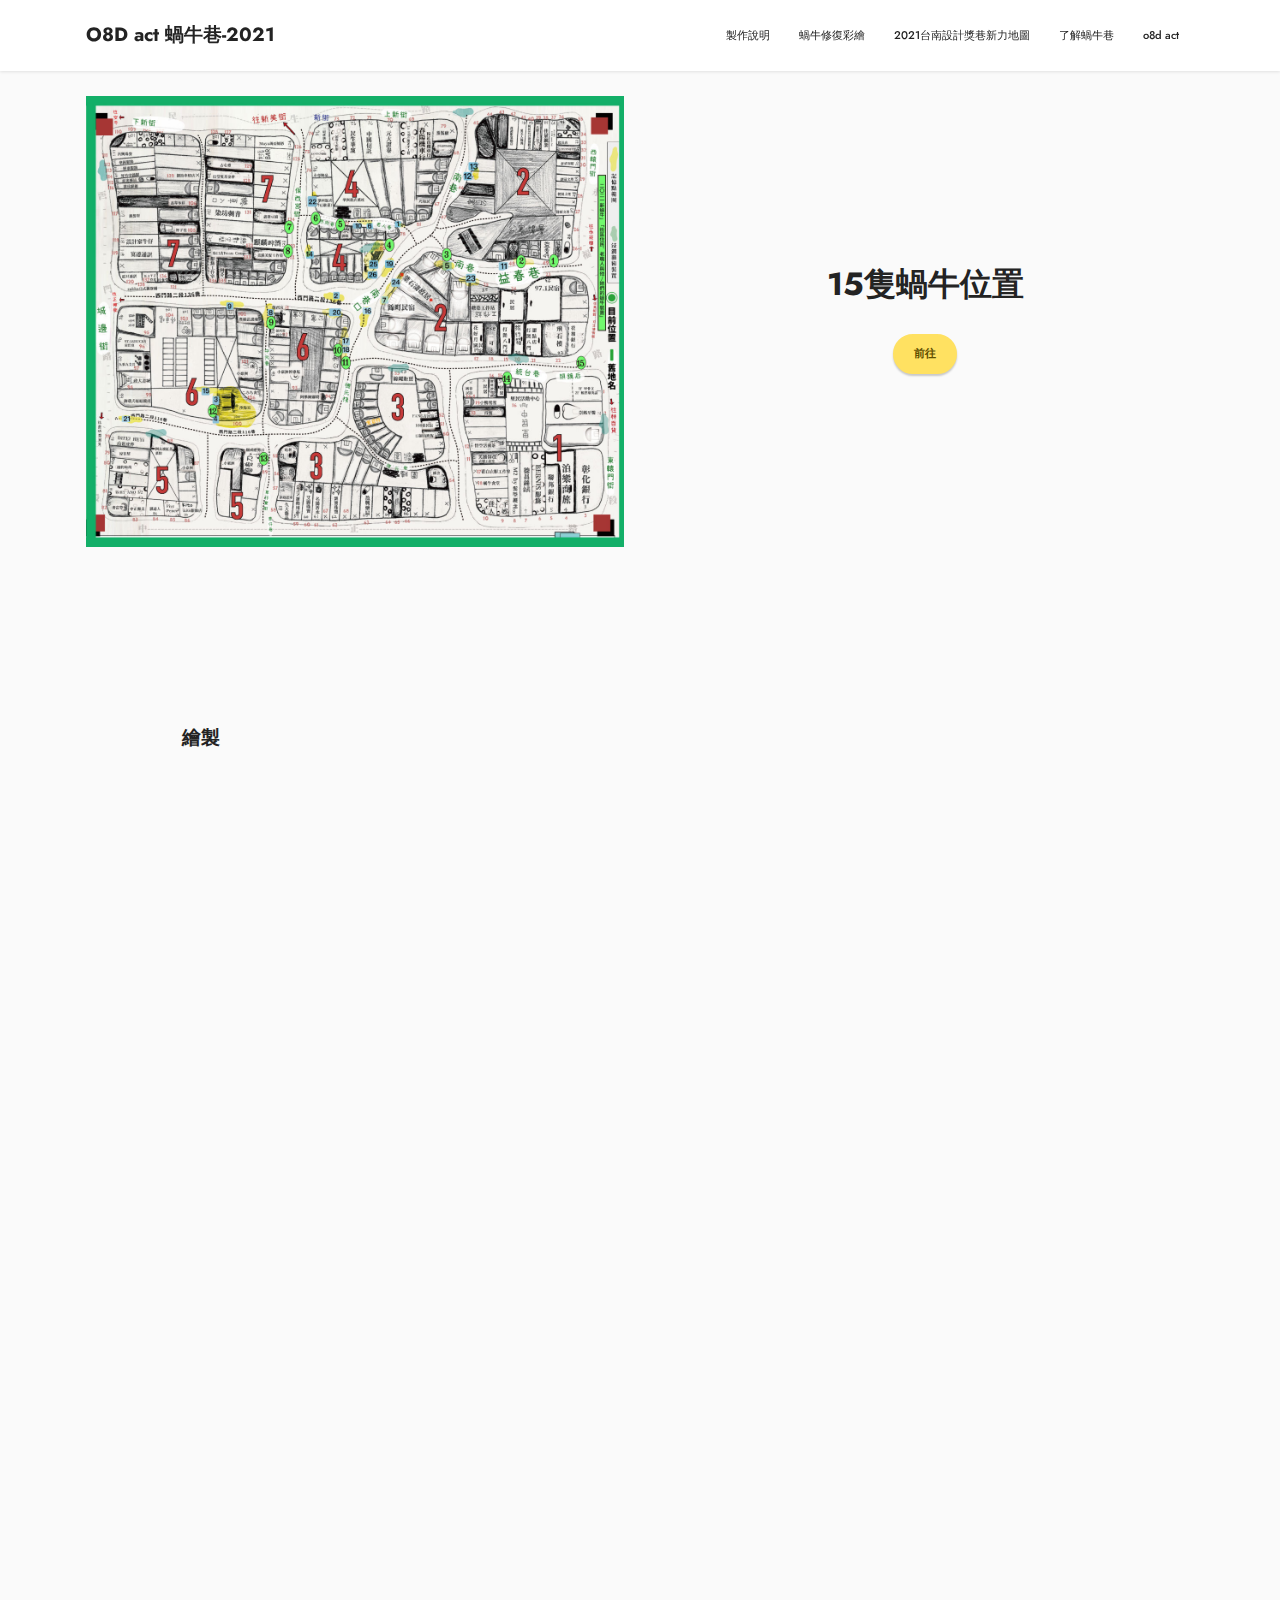
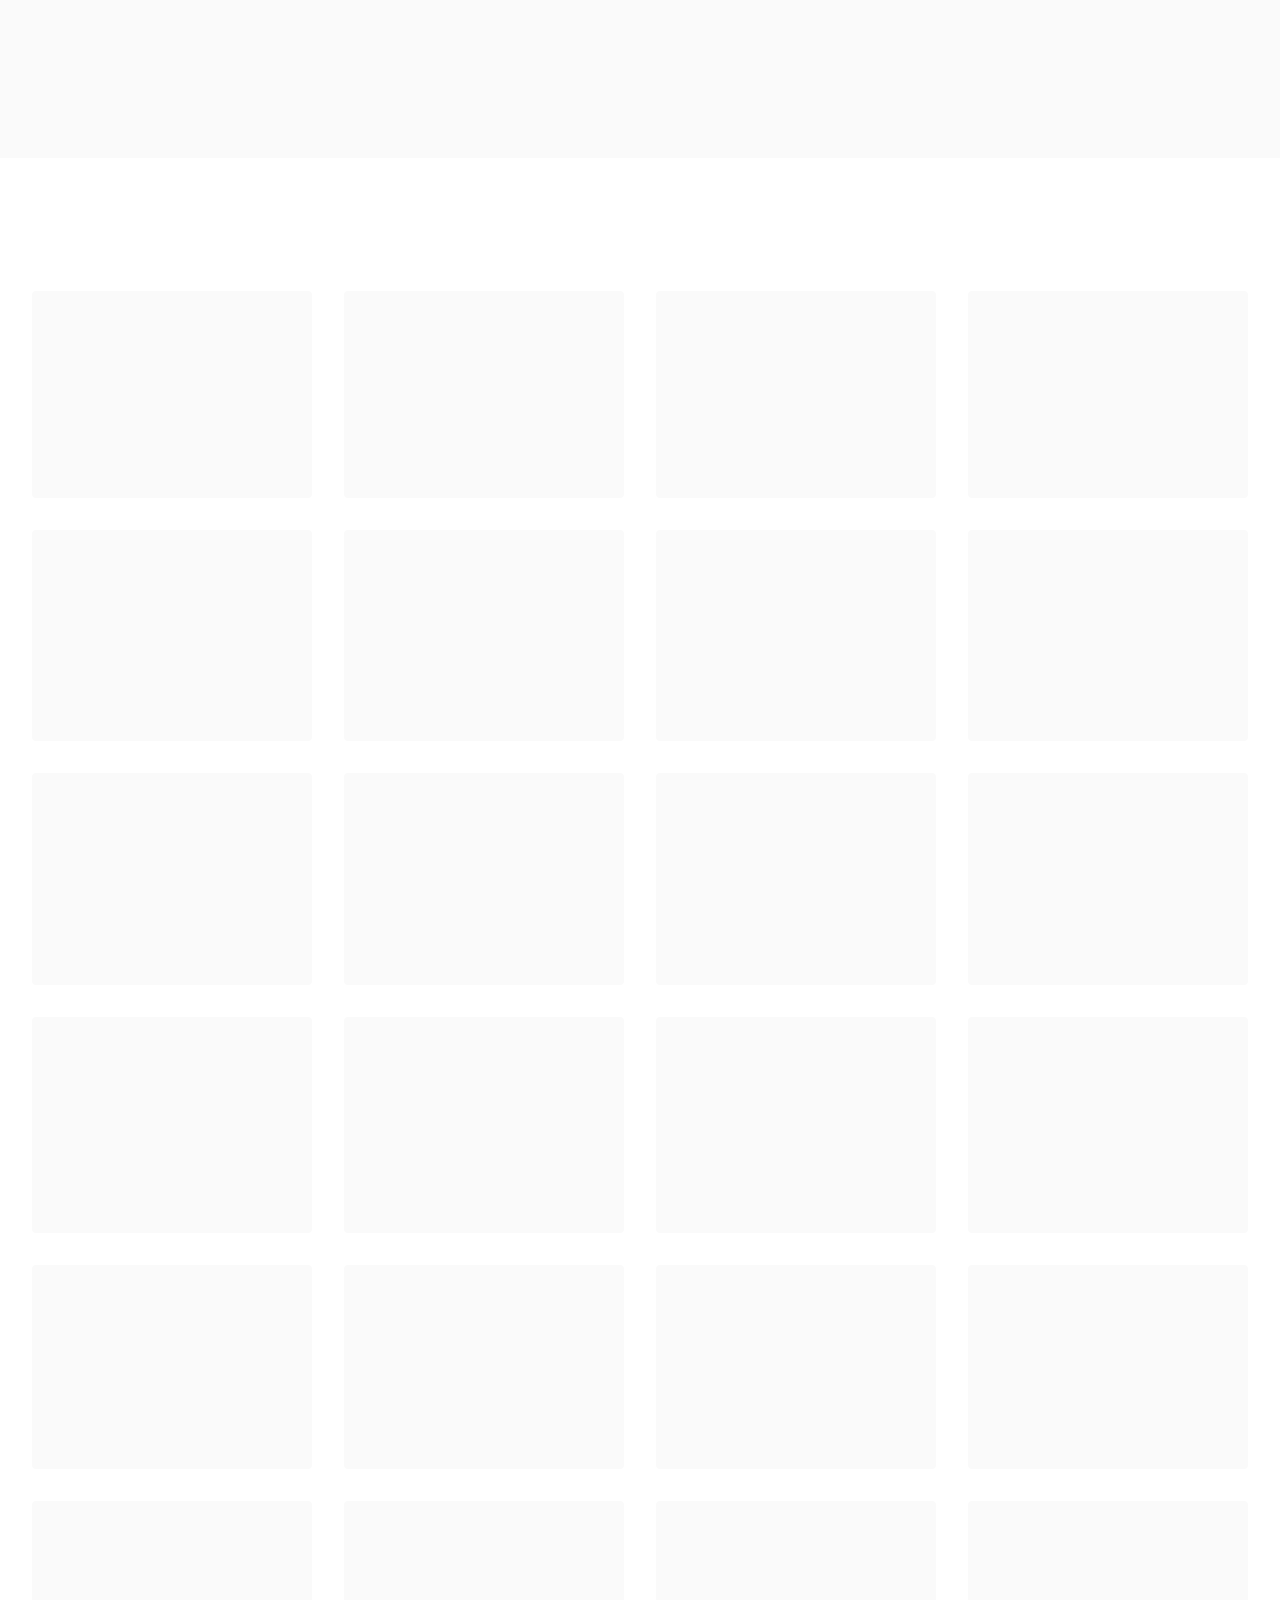
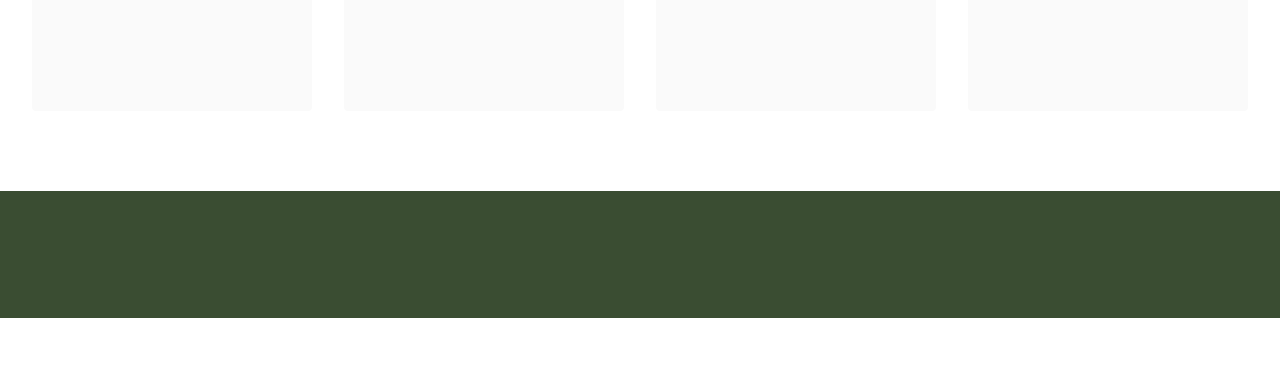
<file: page3.html>
<!DOCTYPE html>
<html  >
<head>
  
  <meta charset="UTF-8">
  <meta http-equiv="X-UA-Compatible" content="IE=edge">
  
  <meta name="viewport" content="width=device-width, initial-scale=1, minimum-scale=1">
  <link rel="shortcut icon" href="assets/images/noun-event-1298108.svg" type="image/x-icon">
  <meta name="description" content="">
  
  
  <title>製作說明</title>
  <link rel="stylesheet" href="assets/bootstrap/css/bootstrap.min.css">
  <link rel="stylesheet" href="assets/bootstrap/css/bootstrap-grid.min.css">
  <link rel="stylesheet" href="assets/bootstrap/css/bootstrap-reboot.min.css">
  <link rel="stylesheet" href="assets/animatecss/animate.css">
  <link rel="stylesheet" href="assets/dropdown/css/style.css">
  <link rel="stylesheet" href="assets/socicon/css/styles.css">
  <link rel="stylesheet" href="assets/theme/css/style.css">
  <link rel="preload" href="https://fonts.googleapis.com/css?family=Jost:100,200,300,400,500,600,700,800,900,100i,200i,300i,400i,500i,600i,700i,800i,900i&display=swap" as="style" onload="this.onload=null;this.rel='stylesheet'">
  <noscript><link rel="stylesheet" href="https://fonts.googleapis.com/css?family=Jost:100,200,300,400,500,600,700,800,900,100i,200i,300i,400i,500i,600i,700i,800i,900i&display=swap"></noscript>
  <link rel="preload" as="style" href="assets/mobirise/css/mbr-additional.css"><link rel="stylesheet" href="assets/mobirise/css/mbr-additional.css" type="text/css">
  
  
  
  

</head>
<body>
  
  <section data-bs-version="5.1" class="header11 cid-sR4ZlbWofh" id="header11-y">

    

    

    <div class="container">
        <div class="row justify-content-center">
            <div class="col-12 col-md-6 image-wrapper">
                <img class="w-100" src="assets/images/2021-1-1256x1054.jpg" alt="">
            </div>
            <div class="col-12 col-md">
                <div class="text-wrapper text-center">
                    <h1 class="mbr-section-title mbr-fonts-style mb-3 display-5"><strong>15隻蝸牛位置</strong></h1>
                    
                    <div class="mbr-section-btn mt-3"><a class="btn btn-warning display-4" href="page2.html" target="_blank">前往</a></div>
                </div>
            </div>
        </div>
    </div>
</section>

<section data-bs-version="5.1" class="team2 cid-sR5dWB58NS" id="team2-13">
    

    
    <div class="container">
        <div class="wrapp">
            <div class="row justify-content-center">
                <div class="col-12">
                    <h3 class="mbr-section-title mbr-fonts-style mb-5 display-7"><strong>繪製</strong></h3>
                </div>

                <div class="col-sm-6 col-lg-4">
                    <div class="card-wrap mb-3">
                        
                        <div class="content-wrap text-white">
                            <p class="mbr-text mbr-fonts-style text-center mb-0 display-4">
                                Feedback
                            </p>
                        </div>
                    </div>
                    <div class="row">
                        <div class="col-12">
                            <div class="wrapper pt-2 mb-5 mb-lg-0">
                                <div class="row">
                                    <div class="col-3">
                                        <div class="image-wrapper">
                                            <img src="assets/images/timeline-20211202-152135-116x137.jpeg" alt="" class="rounded-circle bc1">
                                        </div>
                                    </div>
                                    <div class="col-9">
                                        <p class="card-title mbr-fonts-style mb-1 display-4"><br>劉彥均<br>LIU,YEN-CHUN</p>
                                        
                                    </div>
                                </div>
                                <div class="col-12">
                                    <p class="card-text mbr-fonts-style display-4"><br>畢業於國立臺南藝術大學造形藝術研究所。 習慣的創作方式，主要來自對於日常生活的觀察。由於感知的敏銳，擅長藉由經驗與記憶為本，透過連結、轉譯各種所閱讀及接收的資訊，解決自己對許多狀態及現象的提問，也因此在創作媒材上沒有固定的形式。從2015年起時常佇留當時還不是蝸牛巷的蝸牛巷，同時為「蝸牛巷讀本」的寫手之一。</p>
                                </div>
                            </div>
                        </div>
                    </div>
                </div>

                <div class="col-sm-6 col-lg-4">
                    <div class="card-wrap mb-3">
                        
                        <div class="content-wrap text-white text-center">
                            <p class="mbr-text mbr-fonts-style mb-0 display-4">
                                Feedback
                            </p>
                        </div>
                    </div>
                    <div class="wrapper pt-2 mb-5 mb-lg-0">
                        <div class="row">
                            <div class="col-12">
                                <div class="row">
                                    <div class="col-3">
                                        <div class="image-wrapper">
                                            <img src="assets/images/118772804-1433265617063136-1902883172152123280-n-116x116.jpg" alt="" class="rounded-circle bc1">
                                        </div>
                                    </div>
                                    <div class="col-9">
                                        <p class="card-title mbr-fonts-style mb-1 display-4"><br>黃雉原<br>HUANG,ZHI-YUAN</p>
                                        
                                    </div>
                                </div>
                                <div class="col-12">
                                    <p class="card-text mbr-fonts-style display-4"><br>根落老府城的艋舺郎，傳統寺廟彩繪藝師，兼人類學家。時時刻刻觀察著街仔頭、巷仔內的各種趣味代，最愛偷聽八卦，試著理解府城人頭殼內在想什麼。未來希望寫本跟信仰、傳藝、鬼怪流言有關的民族誌。<br>國立臺北藝術大學美術系<br>臺彎大學人類學研究所博士班<br>現職 蓬萊齋藝術創作室</p>
                                </div>
                            </div>
                        </div>
                    </div>

                </div>

                <div class="col-sm-6 col-lg-4">
                    <div class="card-wrap mb-3">
                        
                        <div class="content-wrap text-white text-center">
                            <p class="mbr-text mbr-fonts-style mb-0 display-4">
                                Feedback
                            </p>
                        </div>
                    </div>
                    <div class="wrapper pt-2 m-lg-0">
                        <div class="row">
                            <div class="col-12">
                                <div class="row">
                                    <div class="col-3">
                                        <div class="image-wrapper">
                                            <img src="assets/images/27d932f3-c1f9-4daa-8498-7bfcab18dcff-1-116x87.jpeg" alt="" class="rounded-circle bc1">
                                        </div>
                                    </div>
                                    <div class="col-9">
                                        <p class="card-title mbr-fonts-style mb-1 display-4"><br>陳怡妏<br>CHEN,YI-WEN</p>
                                        
                                    </div>
                                </div>
                                <div class="col-12">
                                    <p class="card-text mbr-fonts-style display-4">
                                        <br>從2016年開始參與台南大宮町藝術浸潤計畫 《蝸牛巷慢慢走》社區營造-美術設計與執行隊員，2012年移居台南至目前成為蝸牛巷住民邁入第十年。 工作專業培育以美術，擅長敦親睦鄰並適度讓自己保持貧窮。擁有一台手工攤車 「綠豆皮」，執行“台南的粉角綠豆湯之味”任務，並且落實”勞動獲得自由”與創作合而為一的小生意。必要時沉迷於設計工作，是靈活有趣低效率的偏向。繪圖、手工、裝置、影片等製作尚可，但技能的通道隨時都在開拓，各項雖不能如大師專精，卻飽含技術上解決問題的熱忱與學習力。另外在意時間結構。培育於私立復興美工、國立高雄大學。
                                    </p>
                                </div>
                            </div>
                        </div>
                    </div>

                </div>

            </div>
        </div>

    </div>
</section>

<section data-bs-version="5.1" class="team2 cid-sSIEMYbMa2" id="team2-1y">
    

    
    <div class="container">
        <div class="wrapp">
            <div class="row justify-content-center">
                <div class="col-12">
                    <h3 class="mbr-section-title mbr-fonts-style mb-5 display-7"><strong>造型復刻</strong></h3>
                </div>

                <div class="col-sm-6 col-lg-4">
                    <div class="card-wrap mb-3">
                        
                        <div class="content-wrap text-white">
                            <p class="mbr-text mbr-fonts-style text-center mb-0 display-4">
                                Feedback
                            </p>
                        </div>
                    </div>
                    <div class="row">
                        <div class="col-12">
                            <div class="wrapper pt-2 mb-5 mb-lg-0">
                                <div class="row">
                                    <div class="col-3">
                                        <div class="image-wrapper">
                                            <img src="assets/images/yi-shu-jia-zhang-gen-yao-ken-yao-chang-85x85.jpg" alt="" class="rounded-circle bc1">
                                        </div>
                                    </div>
                                    <div class="col-9">
                                        <p class="card-title mbr-fonts-style mb-1 display-4"><br>張根耀<br>KEN-YAO CHANG</p>
                                        
                                    </div>
                                </div>
                                <div class="col-12">
                                    <p class="card-text mbr-fonts-style display-4"><br>一九九二年出生於台北，現創作和生活於台南。 <br><br>創作涉及雕塑與現地裝置等形式，早期關注於空間與環境之間曖昧難辨的場域，從空間中思考物與身體的關係，觀察在日常之下既融入卻又突⺎的現象，後將雕塑在空間的固著性轉向現地裝置的變動思考，近期則將空間中的時序與其歷史，試圖藉由影像空間與現實空間的交錯、錯位，延展出另一層介面的可能性。<br>國立臺北藝術大學 美術系<br>國立臺南藝術大學 造形藝術研究所<br></p>
                                </div>
                            </div>
                        </div>
                    </div>
                </div>

                

                

            </div>
        </div>

    </div>
</section>

<section data-bs-version="5.1" class="gallery3 cid-sRcWIyiWNe" id="gallery3-14">
    
    
    <div class="container-fluid">
        <div class="mbr-section-head">
            <h4 class="mbr-section-title mbr-fonts-style align-center mb-0 display-7">
                <strong>街區住民、老職人與他/她們的蝸牛裝置</strong>
            </h4>
            <h5 class="mbr-section-subtitle mbr-fonts-style align-center mb-0 mt-2 display-4">託付蝸牛給他/她們時的交遞記錄</h5>
        </div>
        <div class="row mt-4">
            <div class="item features-image сol-12 col-md-6 col-lg-3">
                <div class="item-wrapper">
                    <div class="item-img">
                        <img src="assets/images/3d2d14cb-3f3d-48ba-bf7a-7a24edfc3706-782x587.jpeg" alt="" data-slide-to="0" data-bs-slide-to="0">
                    </div>
                    
                    
                </div>
            </div>
            <div class="item features-image сol-12 col-md-6 col-lg-3">
                <div class="item-wrapper">
                    <div class="item-img">
                        <img src="assets/images/4a986777-4ddc-445b-81dc-19eedf4adfc9-782x587.jpeg" alt="" data-slide-to="1" data-bs-slide-to="1">
                    </div>
                    
                    
                </div>
            </div>
            <div class="item features-image сol-12 col-md-6 col-lg-3">
                <div class="item-wrapper">
                    <div class="item-img">
                        <img src="assets/images/4ae398f0-efb3-40a0-b8fe-df3be93cce98-3024x4032.jpeg" data-slide-to="2" data-bs-slide-to="2" alt="">
                    </div>
                    
                    
                </div>
            </div>
            <div class="item features-image сol-12 col-md-6 col-lg-3">
                <div class="item-wrapper">
                    <div class="item-img">
                        <img src="assets/images/4ae398f0-efb3-40a0-b8fe-df3be93cce98-782x1043.jpeg" alt="" title="" data-slide-to="3" data-bs-slide-to="3">
                    </div>
                    
                    
                </div>
            </div><div class="item features-image сol-12 col-md-6 col-lg-3">
                <div class="item-wrapper">
                    <div class="item-img">
                        <img src="assets/images/9ec088e1-c530-4aa7-9e0f-af8cb10658cf-1-4032x3024.jpeg" alt="" title="" data-slide-to="4" data-bs-slide-to="4">
                    </div>
                    
                    
                </div>
            </div><div class="item features-image сol-12 col-md-6 col-lg-3">
                <div class="item-wrapper">
                    <div class="item-img">
                        <img src="assets/images/27d932f3-c1f9-4daa-8498-7bfcab18dcff-1-4032x3024.jpeg" alt="" title="" data-slide-to="5" data-bs-slide-to="5">
                    </div>
                    
                    
                </div>
            </div><div class="item features-image сol-12 col-md-6 col-lg-3">
                <div class="item-wrapper">
                    <div class="item-img">
                        <img src="assets/images/80f79899-fb17-45b9-9d2d-ced43d271021-4032x3024.jpeg" alt="" title="" data-slide-to="6" data-bs-slide-to="6">
                    </div>
                    
                    
                </div>
            </div><div class="item features-image сol-12 col-md-6 col-lg-3">
                <div class="item-wrapper">
                    <div class="item-img">
                        <img src="assets/images/34a84174-873a-487e-a30f-37981e6cbf7e-3024x4032.jpeg" alt="" title="" data-slide-to="7" data-bs-slide-to="7">
                    </div>
                    
                    
                </div>
            </div><div class="item features-image сol-12 col-md-6 col-lg-3">
                <div class="item-wrapper">
                    <div class="item-img">
                        <img src="assets/images/90a6e7ba-4dc7-4ebf-9182-366980dee10e-4032x3024.jpeg" alt="" title="" data-slide-to="8" data-bs-slide-to="8">
                    </div>
                    
                    
                </div>
            </div><div class="item features-image сol-12 col-md-6 col-lg-3">
                <div class="item-wrapper">
                    <div class="item-img">
                        <img src="assets/images/349c3f09-eef6-4e62-b3ac-37f15a845f60-4032x3024.jpeg" alt="" title="" data-slide-to="9" data-bs-slide-to="9">
                    </div>
                    
                    
                </div>
            </div><div class="item features-image сol-12 col-md-6 col-lg-3">
                <div class="item-wrapper">
                    <div class="item-img">
                        <img src="assets/images/9014fc50-0934-4b15-918e-7c216c56ec64-4032x3024.jpeg" alt="" title="" data-slide-to="10" data-bs-slide-to="10">
                    </div>
                    
                    
                </div>
            </div><div class="item features-image сol-12 col-md-6 col-lg-3">
                <div class="item-wrapper">
                    <div class="item-img">
                        <img src="assets/images/27316a58-dba6-4ea8-bab8-64bb9682675c-3024x4032.jpeg" alt="" title="" data-slide-to="11" data-bs-slide-to="11">
                    </div>
                    
                    
                </div>
            </div><div class="item features-image сol-12 col-md-6 col-lg-3">
                <div class="item-wrapper">
                    <div class="item-img">
                        <img src="assets/images/a4c90aa5-8569-4c37-9696-260f94344d8f-3024x4032.jpeg" alt="" title="" data-slide-to="12" data-bs-slide-to="12">
                    </div>
                    
                    
                </div>
            </div><div class="item features-image сol-12 col-md-6 col-lg-3">
                <div class="item-wrapper">
                    <div class="item-img">
                        <img src="assets/images/285115da-a65d-4dd7-a842-a7f4edd24be9-3024x4032.jpeg" alt="" title="" data-slide-to="13" data-bs-slide-to="13">
                    </div>
                    
                    
                </div>
            </div><div class="item features-image сol-12 col-md-6 col-lg-3">
                <div class="item-wrapper">
                    <div class="item-img">
                        <img src="assets/images/285115da-a65d-4dd7-a842-a7f4edd24be9-1-3024x4032.jpeg" alt="" title="" data-slide-to="14" data-bs-slide-to="14">
                    </div>
                    
                    
                </div>
            </div><div class="item features-image сol-12 col-md-6 col-lg-3">
                <div class="item-wrapper">
                    <div class="item-img">
                        <img src="assets/images/ac919f6f-a047-4cc1-a006-21197eaae22f-1-4032x3024.jpeg" alt="" title="" data-slide-to="15" data-bs-slide-to="15">
                    </div>
                    
                    
                </div>
            </div><div class="item features-image сol-12 col-md-6 col-lg-3">
                <div class="item-wrapper">
                    <div class="item-img">
                        <img src="assets/images/809150c4-699c-4bd6-9fa1-72d8d56b4b19-4032x3024.jpeg" alt="" title="" data-slide-to="16" data-bs-slide-to="16">
                    </div>
                    
                    
                </div>
            </div><div class="item features-image сol-12 col-md-6 col-lg-3">
                <div class="item-wrapper">
                    <div class="item-img">
                        <img src="assets/images/2066420b-6269-4f07-ad52-6d5af3ec45d8-4032x3024.jpeg" alt="" title="" data-slide-to="17" data-bs-slide-to="17">
                    </div>
                    
                    
                </div>
            </div><div class="item features-image сol-12 col-md-6 col-lg-3">
                <div class="item-wrapper">
                    <div class="item-img">
                        <img src="assets/images/bf827cd0-39f3-4e0f-ba0e-60d4a72c8b20-3024x4032.jpeg" alt="" title="" data-slide-to="18" data-bs-slide-to="18">
                    </div>
                    
                    
                </div>
            </div><div class="item features-image сol-12 col-md-6 col-lg-3">
                <div class="item-wrapper">
                    <div class="item-img">
                        <img src="assets/images/dcdf821f-78f1-4dd2-a8e3-ea3c115eb305-4032x3024.jpeg" alt="" title="" data-slide-to="19" data-bs-slide-to="19">
                    </div>
                    
                    
                </div>
            </div><div class="item features-image сol-12 col-md-6 col-lg-3">
                <div class="item-wrapper">
                    <div class="item-img">
                        <img src="assets/images/e4e797ae-cccc-4814-9d87-a24b6a4e194e-4032x3024.jpeg" alt="" title="" data-slide-to="20" data-bs-slide-to="20">
                    </div>
                    
                    
                </div>
            </div><div class="item features-image сol-12 col-md-6 col-lg-3">
                <div class="item-wrapper">
                    <div class="item-img">
                        <img src="assets/images/f100fada-5d87-4a03-8c0a-639899687bdb-3225x2419.jpeg" alt="" title="" data-slide-to="21" data-bs-slide-to="21">
                    </div>
                    
                    
                </div>
            </div><div class="item features-image сol-12 col-md-6 col-lg-3">
                <div class="item-wrapper">
                    <div class="item-img">
                        <img src="assets/images/ffb8fb70-8c0d-435d-a7d1-6a94ab805b3e-3024x4032.jpeg" alt="" title="" data-slide-to="22" data-bs-slide-to="22">
                    </div>
                    
                    
                </div>
            </div><div class="item features-image сol-12 col-md-6 col-lg-3">
                <div class="item-wrapper">
                    <div class="item-img">
                        <img src="assets/images/d814bd71-3dc2-4291-bef9-914572f1b461-4032x3024.jpeg" alt="" title="" data-slide-to="23" data-bs-slide-to="23">
                    </div>
                    
                    
                </div>
            </div>
        </div>
    </div>
</section>

<section data-bs-version="5.1" class="footer7 cid-sQvzEuo5ZR" once="footers" id="footer7-s">

    

    

    <div class="container">
        <div class="media-container-row align-center mbr-white">
            <div class="col-12">
                <p class="mbr-text mb-0 mbr-fonts-style display-4">｜聯繫｜8opendoor8@gmail.com<br>綠豆皮蝸牛巷社區工作站<br>台南市中西區永福路二段97巷<br>除另有註明，網站之內容皆採用<a href="https://creativecommons.org/licenses/by-sa/4.0/deed.zh_TW" class="text-info" target="_blank">創用CC 姓名標示─相同方式分享 4.0 國際 </a>授權條款 .
                </p>
            </div>
        </div>
    </div>
</section>

<section data-bs-version="5.1" class="menu menu1 cid-sSIualWff1" once="menu" id="menu1-1x">
    

    <nav class="navbar navbar-dropdown navbar-fixed-top navbar-expand-lg">
        <div class="container">
            <div class="navbar-brand">
                
                <span class="navbar-caption-wrap"><a class="navbar-caption text-black text-primary display-7" href="index.html">O8D act 蝸牛巷-2021</a></span>
            </div>
            <button class="navbar-toggler" type="button" data-toggle="collapse" data-bs-toggle="collapse" data-target="#navbarSupportedContent" data-bs-target="#navbarSupportedContent" aria-controls="navbarNavAltMarkup" aria-expanded="false" aria-label="Toggle navigation">
                <div class="hamburger">
                    <span></span>
                    <span></span>
                    <span></span>
                    <span></span>
                </div>
            </button>
            <div class="collapse navbar-collapse" id="navbarSupportedContent">
                <ul class="navbar-nav nav-dropdown nav-right" data-app-modern-menu="true"><li class="nav-item"><a class="nav-link link text-black text-primary display-4" href="page3.html">製作說明</a></li>
                    <li class="nav-item"><a class="nav-link link text-black text-primary display-4" href="page5.html">蝸牛修復彩繪</a></li>
                    <li class="nav-item"><a class="nav-link link text-black text-primary display-4" href="page1.html">2021台南設計獎巷新力地圖</a>
                    </li><li class="nav-item"><a class="nav-link link text-black text-primary display-4" href="https://o8d.github.io/2020old/page2.html" target="_blank">了解蝸牛巷</a></li><li class="nav-item"><a class="nav-link link text-black text-primary display-4" href="https://o8d.github.io/act/?fbclid=IwAR1wbKh3oThKhFeBmwrmItCRQYNunDd4ayj5zHh1RaX9e0PrTPFl15MmYAo">o8d act</a></li></ul>
                
                
            </div>
        </div>
    </nav>
</section>


<script src="assets/bootstrap/js/bootstrap.bundle.min.js"></script>
  <script src="assets/smoothscroll/smooth-scroll.js"></script>
  <script src="assets/ytplayer/index.js"></script>
  <script src="assets/dropdown/js/navbar-dropdown.js"></script>
  <script src="assets/theme/js/script.js"></script>
  
  
  
 <div id="scrollToTop" class="scrollToTop mbr-arrow-up"><a style="text-align: center;"><i class="mbr-arrow-up-icon mbr-arrow-up-icon-cm cm-icon cm-icon-smallarrow-up"></i></a></div>
    <input name="animation" type="hidden">
  
</body>
</html>
</file>
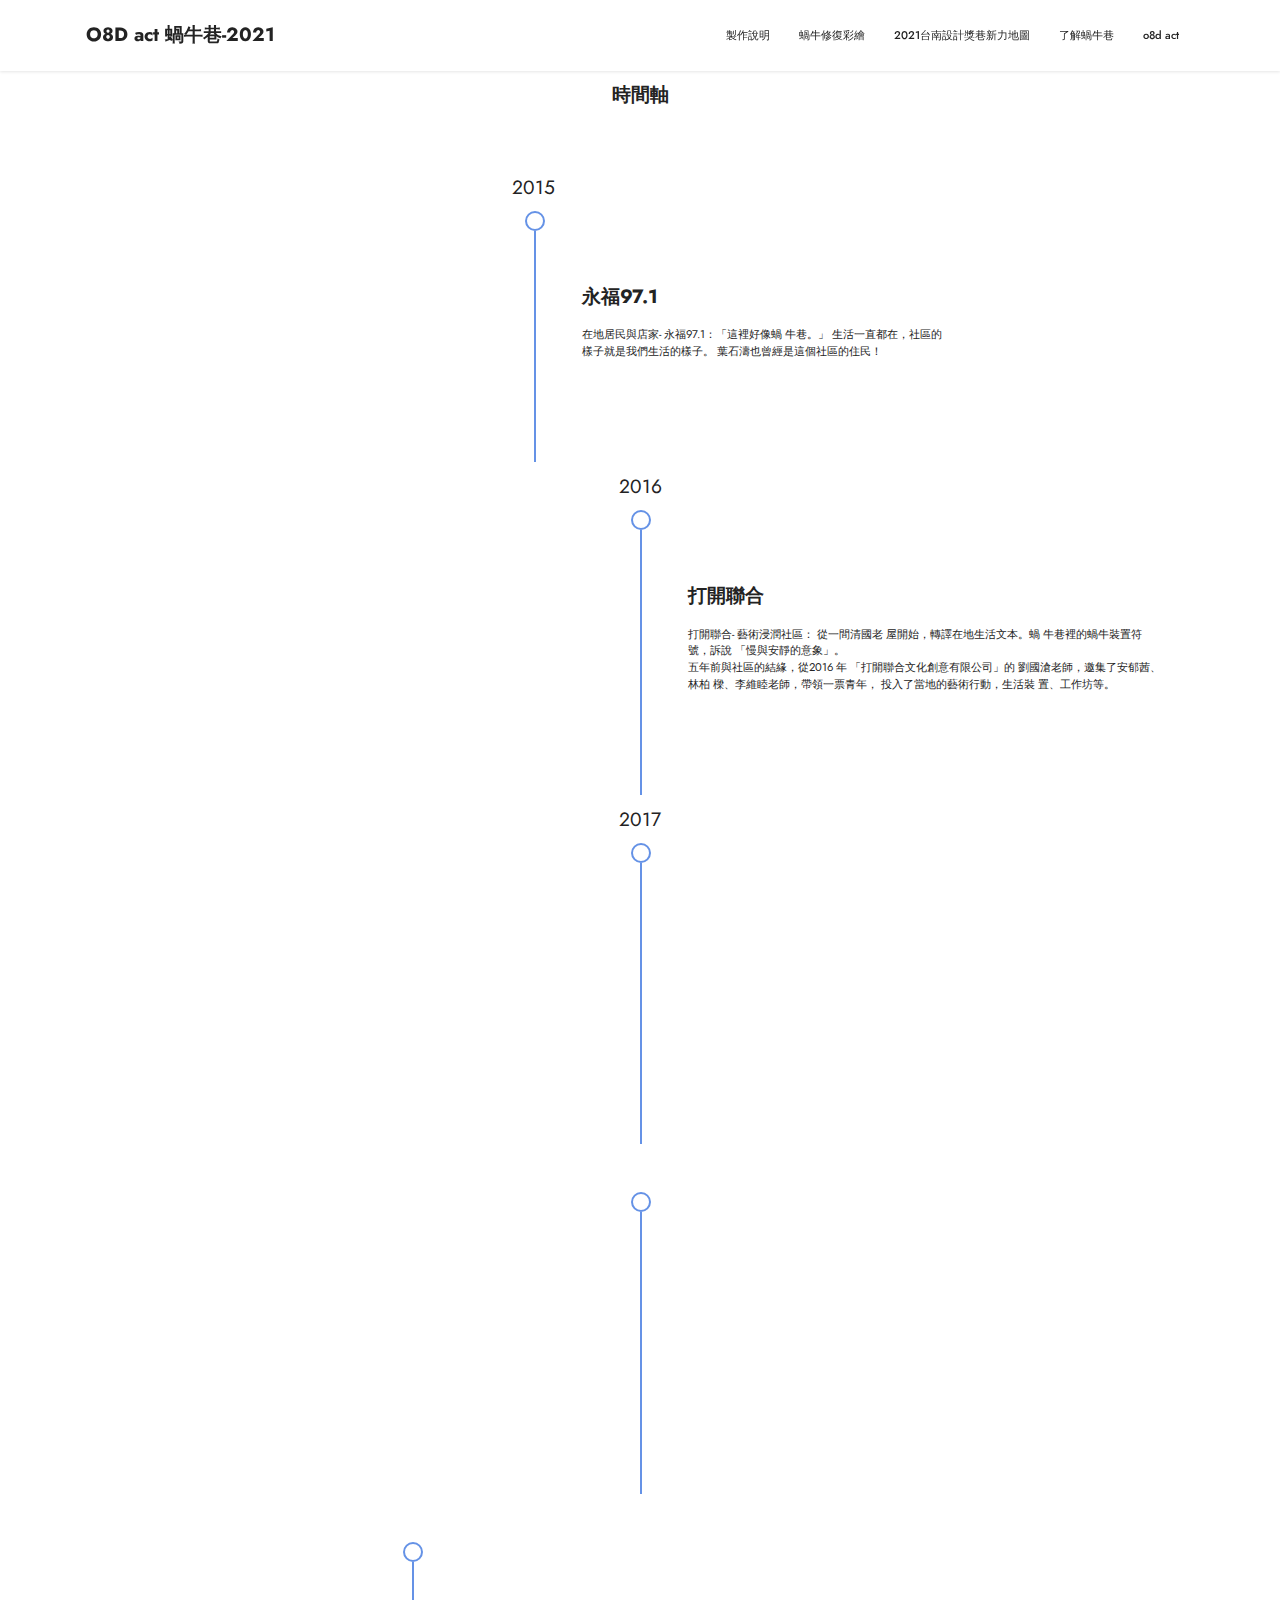
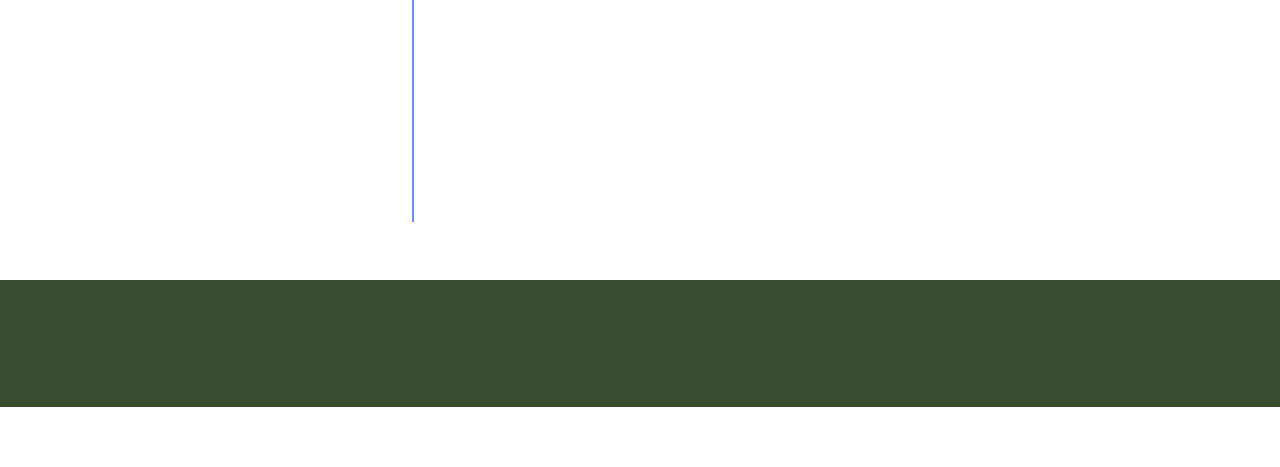
<file: page4.html>
<!DOCTYPE html>
<html  >
<head>
  
  <meta charset="UTF-8">
  <meta http-equiv="X-UA-Compatible" content="IE=edge">
  
  <meta name="viewport" content="width=device-width, initial-scale=1, minimum-scale=1">
  <link rel="shortcut icon" href="assets/images/noun-event-1298108.svg" type="image/x-icon">
  <meta name="description" content="">
  
  
  <title>時間軸</title>
  <link rel="stylesheet" href="assets/bootstrap/css/bootstrap.min.css">
  <link rel="stylesheet" href="assets/bootstrap/css/bootstrap-grid.min.css">
  <link rel="stylesheet" href="assets/bootstrap/css/bootstrap-reboot.min.css">
  <link rel="stylesheet" href="assets/animatecss/animate.css">
  <link rel="stylesheet" href="assets/dropdown/css/style.css">
  <link rel="stylesheet" href="assets/socicon/css/styles.css">
  <link rel="stylesheet" href="assets/theme/css/style.css">
  <link rel="preload" href="https://fonts.googleapis.com/css?family=Jost:100,200,300,400,500,600,700,800,900,100i,200i,300i,400i,500i,600i,700i,800i,900i&display=swap" as="style" onload="this.onload=null;this.rel='stylesheet'">
  <noscript><link rel="stylesheet" href="https://fonts.googleapis.com/css?family=Jost:100,200,300,400,500,600,700,800,900,100i,200i,300i,400i,500i,600i,700i,800i,900i&display=swap"></noscript>
  <link rel="preload" as="style" href="assets/mobirise/css/mbr-additional.css"><link rel="stylesheet" href="assets/mobirise/css/mbr-additional.css" type="text/css">
  
  
  
  

</head>
<body>
  
  <section data-bs-version="5.1" class="timeline3 cid-sRd7pjxJe1" id="timeline3-1a">
    
    
    <div class="container">
        <div class="mbr-section-head">
            <h3 class="mbr-section-title mbr-fonts-style align-center mb-0 display-7">
                <strong>時間軸</strong></h3>
            
        </div>
        <div class="timelines-container mt-4">
            <div class="row timeline-element first-separline mb-5">
                <div class="timeline-date col-12">
                    <div class="timeline-date-wrapper">
                        <p class="mbr-timeline-date display-7">
                            2015</p>
                    </div>
                </div>
                <span class="iconBackground"></span>
                <div class="col-12 col-md-6">
                    
                </div>
                <div class="col-12 col-md-6">
                    <div class="timeline-text-wrapper">
                        <h4 class="mbr-timeline-title mbr-fonts-style mb-0 display-7">
                            <strong>永福97.1</strong>
                        </h4>
                        <p class="mbr-text mbr-fonts-style mt-3 mb-0 display-4">
                            在地居民與店家- 永福97.1：「這裡好像蝸 牛巷。」 生活一直都在，社區的樣子就是我們生活的樣子。 葉石濤也曾經是這個社區的住民！
                        </p>
                    </div>
                </div>
            </div>
            <div class="row timeline-element first-separline mb-5">
                <div class="timeline-date col-12">
                    <div class="timeline-date-wrapper">
                        <p class="mbr-timeline-date display-7">
                            2016</p>
                    </div>
                </div>
                <span class="iconBackground"></span>
                <div class="col-12 col-md-6">
                    
                </div>
                <div class="col-12 col-md-6">
                    <div class="timeline-text-wrapper">
                        <h4 class="mbr-timeline-title mbr-fonts-style mb-0 display-7">
                            <strong>打開聯合</strong>
                        </h4>
                        <p class="mbr-text mbr-fonts-style mt-3 mb-0 display-4">打開聯合- 藝術浸潤社區： 從一間清國老 屋開始，轉譯在地生活文本。蝸 牛巷裡的蝸牛裝置符號，訴說 「慢與安靜的意象」。<br>五年前與社區的結緣，從2016 年 「打開聯合文化創意有限公司」的 劉國滄老師，邀集了安郁茜、林柏 樑、李維睦老師，帶領一票青年， 投入了當地的藝術行動，生活裝 置、工作坊等。</p>
                    </div>
                </div>
            </div>
            <div class="row timeline-element first-separline mb-5">
                <div class="timeline-date col-12">
                    <div class="timeline-date-wrapper">
                        <p class="mbr-timeline-date display-7">2017</p>
                    </div>
                </div>
                <span class="iconBackground"></span>
                <div class="col-12 col-md-6">
                    
                </div>
                <div class="col-12 col-md-6">
                    <div class="timeline-text-wrapper">
                        <h4 class="mbr-timeline-title mbr-fonts-style mb-0 display-7"><strong>聚落文創- 煮故事&nbsp;</strong></h4>
                        <p class="mbr-text mbr-fonts-style mt-3 mb-0 display-4">聚落文創- 煮故事 ：不止於生活還有很多 記憶，搭接不同世代生活的交 流平台，「美蓉共餐」的綺想。<br>「台灣藝術進駐交流協會」在陳建明理事長的投入，側重居民生活 節奏的協作，日常共食、共廚、買菜、種菜，在飲食間說故事，串 起社區居民、連結起新青年與原生居民，並在市集、展覽中讓外界看見社區的生活。</p>
                    </div>
                </div>
            </div>
            <div class="row timeline-element first-separline mb-5">
                <div class="timeline-date col-12">
                    <div class="timeline-date-wrapper">
                        <p class="mbr-timeline-date display-7">
                            2018</p>
                    </div>
                </div>
                <span class="iconBackground"></span>
                <div class="col-12 col-md-6">
                    
                </div>
                <div class="col-12 col-md-6">
                    <div class="timeline-text-wrapper">
                        <h4 class="mbr-timeline-title mbr-fonts-style mb-0 display-7">
                            <strong>台灣藝術進駐交協會</strong>
                        </h4>
                        <p class="mbr-text mbr-fonts-style mt-3 mb-0 display-4">台灣藝術進駐交協會- 聽說讀寫手作計畫 ：老 派職人，用歲月累積的 紮實，職人的社區生活， 都在課程裡呈現。<br>「台灣藝術進駐交流協會」在陳建明理事長的投入，側重居民生活 節奏的協作，日常共食、共廚、買菜、種菜，在飲食間說故事，串 起社區居民、連結起新青年與原生居民，並在市集、展覽中讓外界 看見社區的生活。</p>
                    </div>
                </div>
            </div>
            <div class="row timeline-element first-separline mb-5">
                <div class="timeline-date col-12">
                    <div class="timeline-date-wrapper">
                        <p class="mbr-timeline-date display-7">
                            2019~2021</p>
                    </div>
                </div>
                <span class="iconBackground"></span>
                <div class="col-12 col-md-6">
                    
                </div>
                <div class="col-12 col-md-6">
                    <div class="timeline-text-wrapper">
                        <h4 class="mbr-timeline-title mbr-fonts-style mb-0 display-7">
                            <strong>綠豆皮工作站x節點藝術空間x誠美社會企業</strong></h4>
                        <p class="mbr-text mbr-fonts-style mt-3 mb-0 display-4">
                            大宮町之華＿從蝸牛巷找回大宮町： 從地名的理解切入，再次理解地方。
                        </p>
                    </div>
                </div>
            </div>
            
            
            
            
            
            
            
        </div>
    </div>
</section>

<section data-bs-version="5.1" class="footer7 cid-sQvzEuo5ZR" once="footers" id="footer7-17">

    

    

    <div class="container">
        <div class="media-container-row align-center mbr-white">
            <div class="col-12">
                <p class="mbr-text mb-0 mbr-fonts-style display-4">｜聯繫｜8opendoor8@gmail.com<br>綠豆皮蝸牛巷社區工作站<br>台南市中西區永福路二段97巷<br>除另有註明，網站之內容皆採用<a href="https://creativecommons.org/licenses/by-sa/4.0/deed.zh_TW" class="text-info" target="_blank">創用CC 姓名標示─相同方式分享 4.0 國際 </a>授權條款 .
                </p>
            </div>
        </div>
    </div>
</section>

<section data-bs-version="5.1" class="menu menu1 cid-sSIualWff1" once="menu" id="menu1-1x">
    

    <nav class="navbar navbar-dropdown navbar-fixed-top navbar-expand-lg">
        <div class="container">
            <div class="navbar-brand">
                
                <span class="navbar-caption-wrap"><a class="navbar-caption text-black text-primary display-7" href="index.html">O8D act 蝸牛巷-2021</a></span>
            </div>
            <button class="navbar-toggler" type="button" data-toggle="collapse" data-bs-toggle="collapse" data-target="#navbarSupportedContent" data-bs-target="#navbarSupportedContent" aria-controls="navbarNavAltMarkup" aria-expanded="false" aria-label="Toggle navigation">
                <div class="hamburger">
                    <span></span>
                    <span></span>
                    <span></span>
                    <span></span>
                </div>
            </button>
            <div class="collapse navbar-collapse" id="navbarSupportedContent">
                <ul class="navbar-nav nav-dropdown nav-right" data-app-modern-menu="true"><li class="nav-item"><a class="nav-link link text-black text-primary display-4" href="page3.html">製作說明</a></li>
                    <li class="nav-item"><a class="nav-link link text-black text-primary display-4" href="page5.html">蝸牛修復彩繪</a></li>
                    <li class="nav-item"><a class="nav-link link text-black text-primary display-4" href="page1.html">2021台南設計獎巷新力地圖</a>
                    </li><li class="nav-item"><a class="nav-link link text-black text-primary display-4" href="https://o8d.github.io/2020old/page2.html" target="_blank">了解蝸牛巷</a></li><li class="nav-item"><a class="nav-link link text-black text-primary display-4" href="https://o8d.github.io/act/?fbclid=IwAR1wbKh3oThKhFeBmwrmItCRQYNunDd4ayj5zHh1RaX9e0PrTPFl15MmYAo">o8d act</a></li></ul>
                
                
            </div>
        </div>
    </nav>
</section>


<script src="assets/bootstrap/js/bootstrap.bundle.min.js"></script>
  <script src="assets/smoothscroll/smooth-scroll.js"></script>
  <script src="assets/ytplayer/index.js"></script>
  <script src="assets/dropdown/js/navbar-dropdown.js"></script>
  <script src="assets/theme/js/script.js"></script>
  
  
  
 <div id="scrollToTop" class="scrollToTop mbr-arrow-up"><a style="text-align: center;"><i class="mbr-arrow-up-icon mbr-arrow-up-icon-cm cm-icon cm-icon-smallarrow-up"></i></a></div>
    <input name="animation" type="hidden">
  
</body>
</html>
</file>
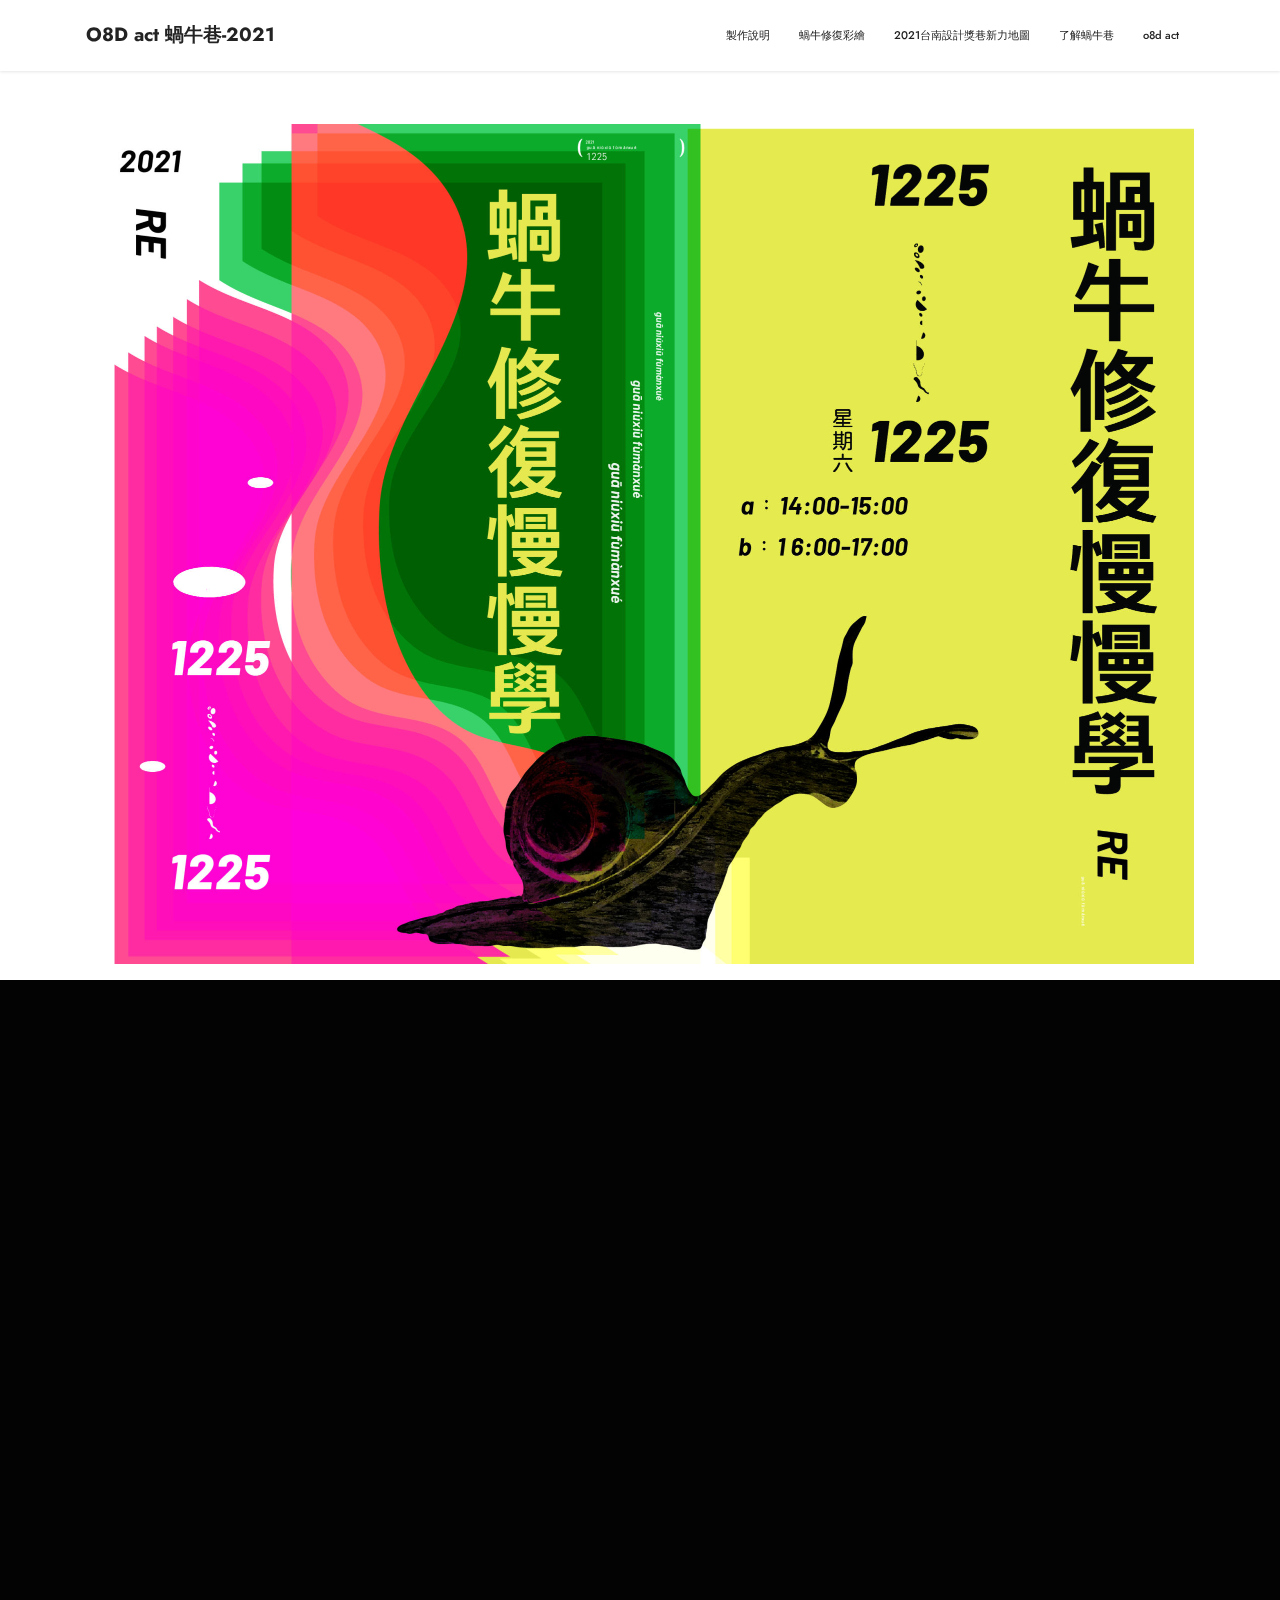
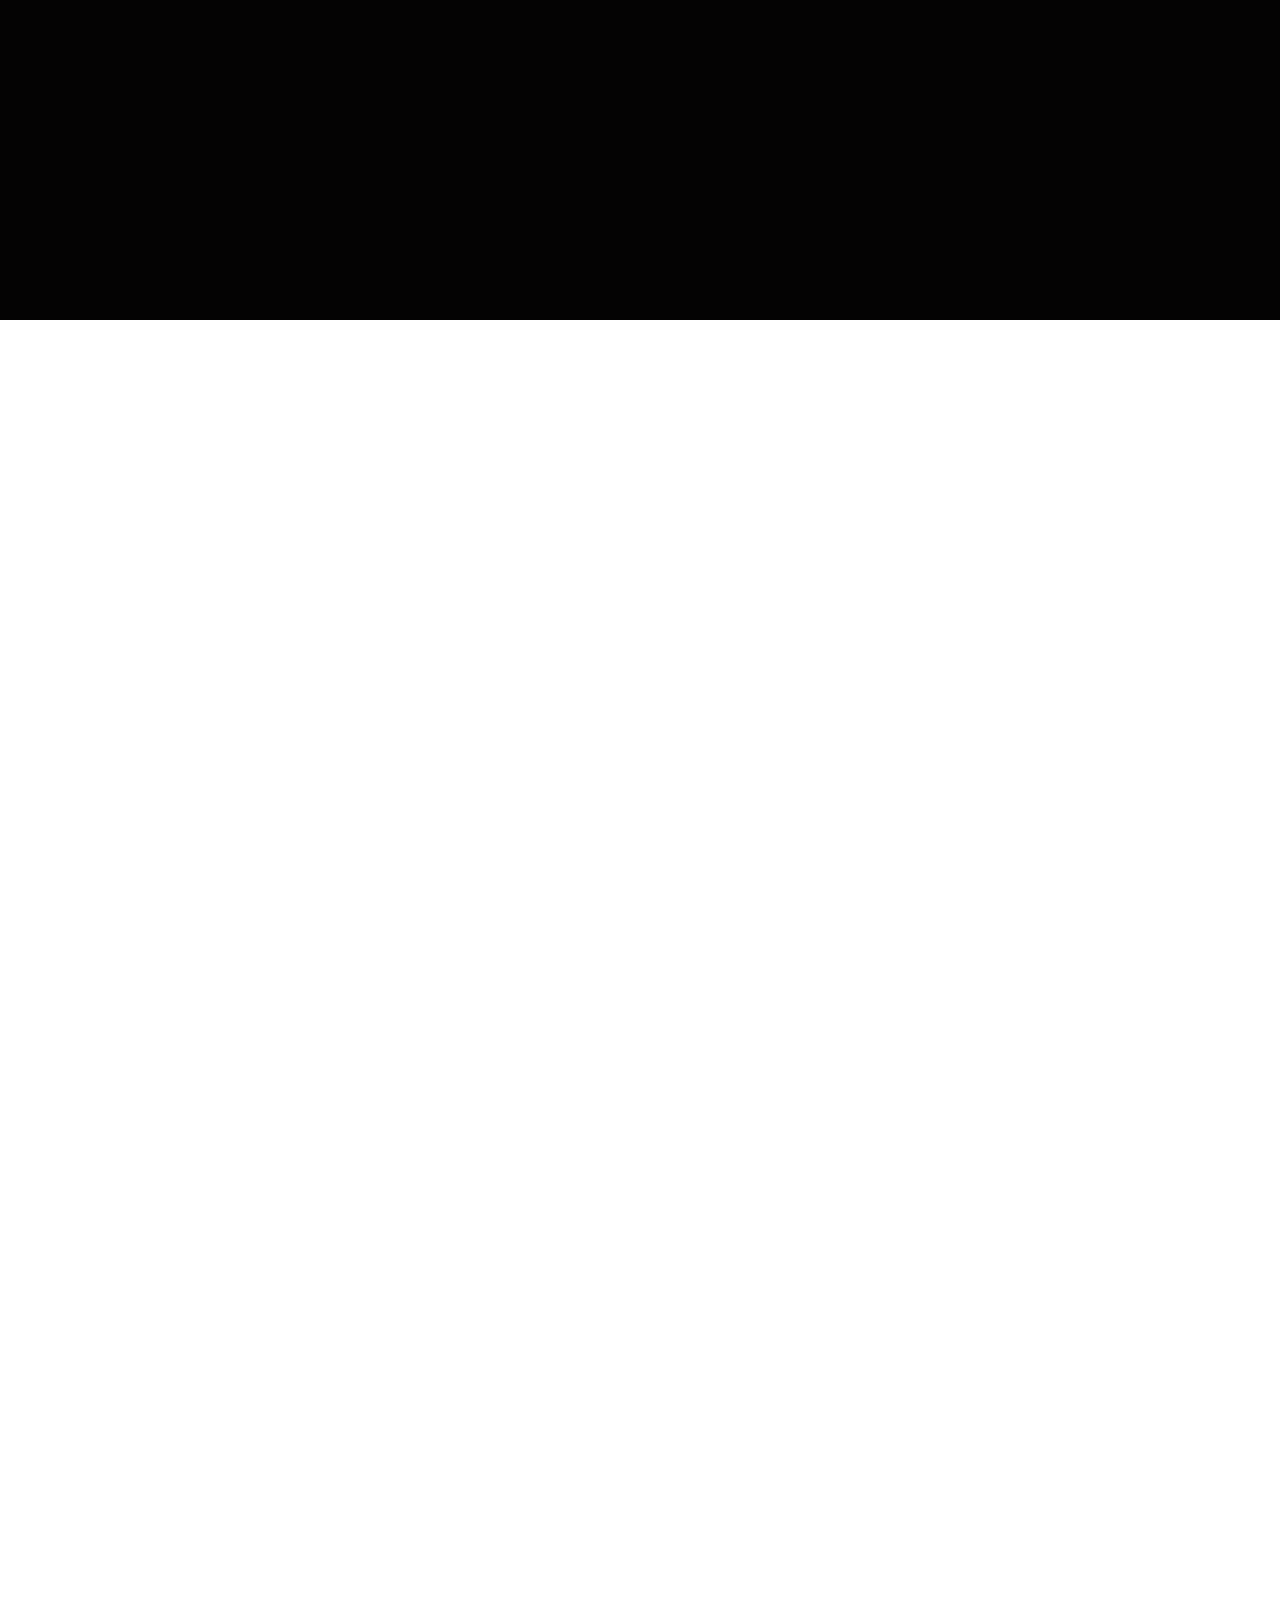
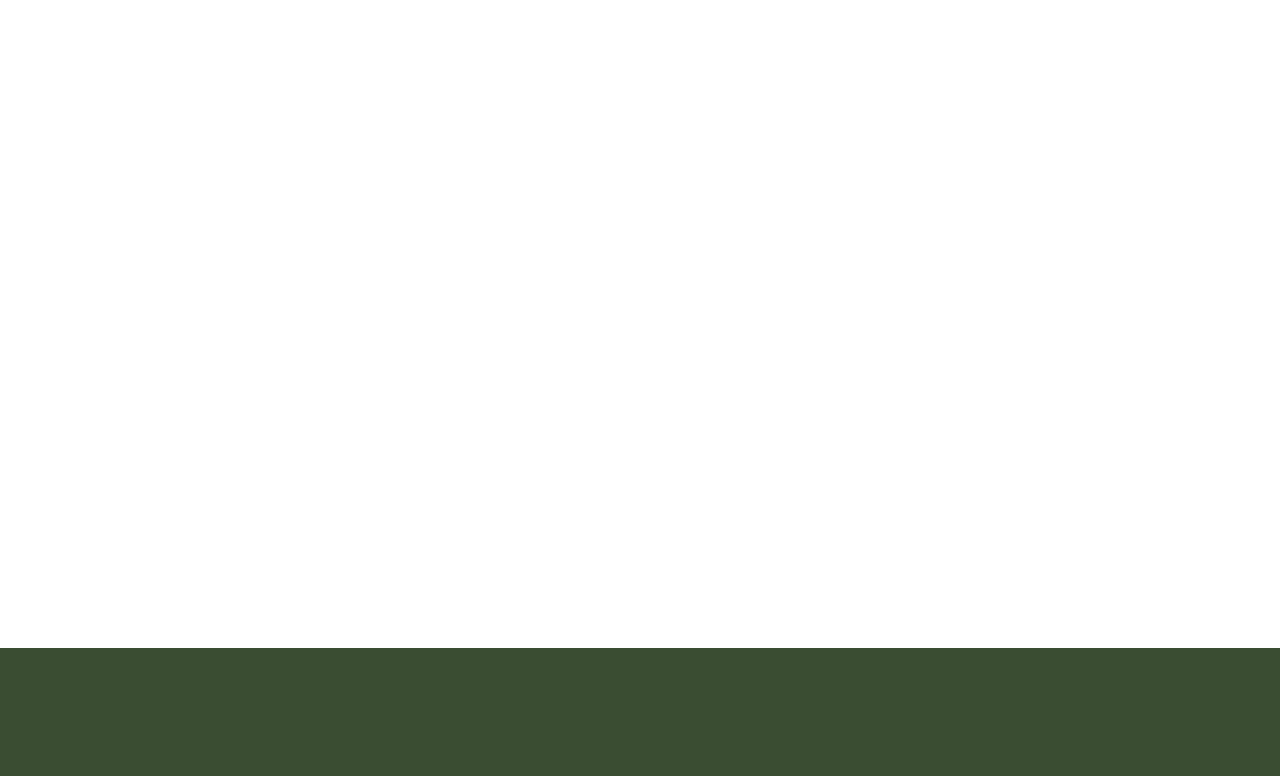
<file: page5.html>
<!DOCTYPE html>
<html  >
<head>
  
  <meta charset="UTF-8">
  <meta http-equiv="X-UA-Compatible" content="IE=edge">
  
  <meta name="viewport" content="width=device-width, initial-scale=1, minimum-scale=1">
  <link rel="shortcut icon" href="assets/images/noun-event-1298108.svg" type="image/x-icon">
  <meta name="description" content="">
  
  
  <title>蝸牛修復慢慢學</title>
  <link rel="stylesheet" href="assets/web/assets/mobirise-icons/mobirise-icons.css">
  <link rel="stylesheet" href="assets/web/assets/mobirise-icons2/mobirise2.css">
  <link rel="stylesheet" href="assets/bootstrap/css/bootstrap.min.css">
  <link rel="stylesheet" href="assets/bootstrap/css/bootstrap-grid.min.css">
  <link rel="stylesheet" href="assets/bootstrap/css/bootstrap-reboot.min.css">
  <link rel="stylesheet" href="assets/animatecss/animate.css">
  <link rel="stylesheet" href="assets/dropdown/css/style.css">
  <link rel="stylesheet" href="assets/socicon/css/styles.css">
  <link rel="stylesheet" href="assets/theme/css/style.css">
  <link rel="preload" href="https://fonts.googleapis.com/css?family=Jost:100,200,300,400,500,600,700,800,900,100i,200i,300i,400i,500i,600i,700i,800i,900i&display=swap" as="style" onload="this.onload=null;this.rel='stylesheet'">
  <noscript><link rel="stylesheet" href="https://fonts.googleapis.com/css?family=Jost:100,200,300,400,500,600,700,800,900,100i,200i,300i,400i,500i,600i,700i,800i,900i&display=swap"></noscript>
  <link rel="preload" as="style" href="assets/mobirise/css/mbr-additional.css"><link rel="stylesheet" href="assets/mobirise/css/mbr-additional.css" type="text/css">
  
  
  
  

</head>
<body>
  
  <section data-bs-version="5.1" class="menu menu1 cid-sSIualWff1" once="menu" id="menu1-1x">
    

    <nav class="navbar navbar-dropdown navbar-fixed-top navbar-expand-lg">
        <div class="container">
            <div class="navbar-brand">
                
                <span class="navbar-caption-wrap"><a class="navbar-caption text-black text-primary display-7" href="index.html">O8D act 蝸牛巷-2021</a></span>
            </div>
            <button class="navbar-toggler" type="button" data-toggle="collapse" data-bs-toggle="collapse" data-target="#navbarSupportedContent" data-bs-target="#navbarSupportedContent" aria-controls="navbarNavAltMarkup" aria-expanded="false" aria-label="Toggle navigation">
                <div class="hamburger">
                    <span></span>
                    <span></span>
                    <span></span>
                    <span></span>
                </div>
            </button>
            <div class="collapse navbar-collapse" id="navbarSupportedContent">
                <ul class="navbar-nav nav-dropdown nav-right" data-app-modern-menu="true"><li class="nav-item"><a class="nav-link link text-black text-primary display-4" href="page3.html">製作說明</a></li>
                    <li class="nav-item"><a class="nav-link link text-black text-primary display-4" href="page5.html">蝸牛修復彩繪</a></li>
                    <li class="nav-item"><a class="nav-link link text-black text-primary display-4" href="page1.html">2021台南設計獎巷新力地圖</a>
                    </li><li class="nav-item"><a class="nav-link link text-black text-primary display-4" href="https://o8d.github.io/2020old/page2.html" target="_blank">了解蝸牛巷</a></li><li class="nav-item"><a class="nav-link link text-black text-primary display-4" href="https://o8d.github.io/act/?fbclid=IwAR1wbKh3oThKhFeBmwrmItCRQYNunDd4ayj5zHh1RaX9e0PrTPFl15MmYAo">o8d act</a></li></ul>
                
                
            </div>
        </div>
    </nav>
</section>

<section data-bs-version="5.1" class="image3 cid-sRdd3tDdZW" id="image3-1d">
    

    

    <div class="container">
        <div class="row justify-content-center">
            <div class="col-12 col-lg-12">
                <div class="image-wrapper">
                    <img src="assets/images/-1-2216x1679.jpg" alt="">
                    <p class="mbr-description mbr-fonts-style mt-2 align-center display-4"></p>
                </div>
            </div>
        </div>
    </div>
</section>

<section data-bs-version="5.1" class="slider5 cid-sSIgrnPlln" id="slider5-1p">

	

	<div class="container-fluid">
		<div class="carousel slide" id="sSILMCYVlz" data-ride="carousel" data-bs-ride="carousel" data-interval="3000" data-bs-interval="3000">
			<div class="carousel-inner">
				
				
				<div class="carousel-item slider-image item active">
					<div class="item-wrapper">
						<div class="mbr-overlay" style="opacity: 0.1; background-color: rgb(38, 34, 33);">
						</div>
						
						
					<a href="page3.html#gallery3-14"><img class="d-block w-100" src="assets/images/s-79552519-1286x935.png" data-slide-to="0" data-bs-slide-to="0"></a></div>
				</div><div class="carousel-item slider-image item">
					<div class="item-wrapper">
						<div class="mbr-overlay" style="opacity: 0.1; background-color: rgb(38, 34, 33);">
						</div>
						
						
					<a href="page3.html#gallery3-14"><img class="d-block w-100" src="assets/images/s-79552519-1286x1001.png" data-slide-to="1" data-bs-slide-to="1"></a></div>
				</div>
			</div>

			<a class="carousel-control carousel-control-prev" role="button" data-slide="prev" data-bs-slide="prev" href="#sSILMCYVlz">
				<span class="mbri-left" aria-hidden="true"></span>
				<span class="sr-only visually-hidden">Previous</span>
			</a>
			<a class="carousel-control carousel-control-next" role="button" data-slide="next" data-bs-slide="next" href="#sSILMCYVlz">
				<span class="mbri-right" aria-hidden="true"></span>
				<span class="sr-only visually-hidden">Next</span>
			</a>
		</div>
	</div>
</section>

<section data-bs-version="5.1" class="slider2 cid-sSIjafDvRI" id="slider2-1t">
    

    
    <div class="container">
        <div class="row justify-content-center">
            <div class="col-12 col-md-10">
                <div class="carousel slide" id="sSILMDccCC" data-interval="5000" data-bs-interval="5000">
                    
                    <ol class="carousel-indicators">
                        <li data-slide-to="0" data-bs-slide-to="0" class="active" data-target="#sSILMDccCC" data-bs-target="#sSILMDccCC"></li>
                        <li data-slide-to="1" data-bs-slide-to="1" data-target="#sSILMDccCC" data-bs-target="#sSILMDccCC"></li>
                        
                    </ol>
                    <div class="carousel-inner">
                        
                        <div class="carousel-item slider-image item active">
                            <div class="item-wrapper">
                                <img class="d-block w-100" src="assets/images/s-79552519-1286x935.png">
                                <div class="carousel-caption d-none d-md-block">
                                    <h5 class="mbr-section-subtitle mbr-fonts-style display-5">
                                        <strong>2021/1225/第一堂</strong>
                                    </h5>
                                    <p class="mbr-section-text mbr-fonts-style display-4">-單張記錄-02</p>
                                </div>
                            </div>
                        </div>
                        <div class="carousel-item slider-image item">
                            <div class="item-wrapper">
                                <img class="d-block w-100" src="assets/images/s-79552519-1286x1001.png">
                                <div class="carousel-caption d-none d-md-block">
                                    <h5 class="mbr-section-subtitle mbr-fonts-style display-5">
                                        <strong>2021/1225/第二堂</strong>
                                    </h5>
                                    <p class="mbr-section-text mbr-fonts-style display-4">單張記錄-02</p>
                                </div>
                            </div>
                        </div>
                    </div>
                    <a class="carousel-control carousel-control-prev" role="button" data-slide="prev" data-bs-slide="prev" href="#sSILMDccCC">
                        <span class="mobi-mbri mobi-mbri-arrow-prev" aria-hidden="true"></span>
                        <span class="sr-only visually-hidden">Previous</span>
                    </a>
                    <a class="carousel-control carousel-control-next" role="button" data-slide="next" data-bs-slide="next" href="#sSILMDccCC">
                        <span class="mobi-mbri mobi-mbri-arrow-next" aria-hidden="true"></span>
                        <span class="sr-only visually-hidden">Next</span>
                    </a>
                </div>
            </div>
        </div>
    </div>
</section>

<section data-bs-version="5.1" class="content7 cid-sRdeRC7EZ8" id="content7-1g">
    
    <div class="container">
        <div class="row justify-content-center">
            <div class="col-12 col-md-7">
                <blockquote>
                <h5 class="mbr-section-title mbr-fonts-style mb-2 display-2"><strong>蝸牛修復慢慢學</strong></h5>
                <p class="mbr-text mbr-fonts-style display-4"><br>當舊蝸牛老去、壞去，迎接而來的新蝸牛的身分意義更不相同。<br>2016年台南市政府進行歷史街區改善計畫，將葉石濤著作中描述此地以及相關台南地景的字句。刻在蝸牛巷的現在的新石板路上，因此讓蝸牛巷成為走讀的巷弄。<br>同一時間，「打開聯合」工作室的劉國滄老師，帶領台南大學、崑山科技大學等學生，和台灣藝術進駐交流協會等成員，共同進駐蝸牛巷社區，他們以蝸牛巷為主題設置裝置藝術，除了結合葉石濤文章裡的文學地景，也創造出一隻隻手工木頭蝸牛在巷內蔓延。這些裝置成為網路上熱門的打卡景點。許多遊客在這裏遊憩放鬆之餘，都會沿著地面石板，細數到底有幾隻「蝸牛」。<br><br>本次課程將退役的蝸牛除去灰塵，重新上色，加入以實物製作再現方法，讓修復蝸牛更生活化。<br><br>課程內容：<br>✦ 藝術進駐街區以實物符號象徵的案例說明。<br>✦ 蝸牛巷、蝸牛裝置簡介。<br>✦ 融合修復概念的蝸牛繪製方法，一起來認識蝸牛巷的蝸牛。<br>✦ 畫一隻自己的蝸牛 - 圖案設計討論。<br><br></p></blockquote>
            </div>
        </div>
    </div>
</section>

<section data-bs-version="5.1" class="content13 cid-sRde1GM5Hl" id="content13-1e">
    
    
    <div class="container">
        <div class="row justify-content-center">
            
        </div>
        <div class="row justify-content-center">
            <div class="col-md-12 col-lg-10">
                <div class="row justify-content-center">
                    <div class="col-12 col-lg-6">
                        <ul class="list mbr-fonts-style display-4">
                            <li><strong>地點</strong><br>愛意特點心店<br>＋台南市中西區民生路一段157巷41-1號</li>
                            <li><strong>參加方式</strong><br><a href="https://www.accupass.com/event/2111300603098961474500" class="text-primary" target="_blank">線上報名</a>(已結束)</li>
                            <li><strong>課程須知</strong><br>費用 ：無<br>✓含木蝸牛材料、蠟筆一盒<br></li><li><strong>活動注意事項<br></strong>有做指甲的媽媽上完課需要護甲唷</li><li><strong>活動對象<br></strong>不限、親子參加也可以</li>
                        </ul>
                    </div>
                    <div class="col-12 col-lg-6">
                        <ul class="list mbr-fonts-style display-4">
                            <li><strong>日期時間
                                </strong><br>2021/12/25 (星期六)&nbsp;<br>【場次一】14:00-15:00<br>【場次二】16:00-17:00</li>
                            <li><strong>講師<br></strong>陳怡妏</li><li><strong>自備工具</strong><br>家中廢棄的小零件ex：不要的湯匙、螺絲、棉花棒、隨手可得的繪圖材料，ex：用過的蠟筆、一些快沒水的彩色筆、沒在用又覺得丟了可惜的文具，也可自備習慣使用的彩繪工具，如：廣告顏料壓克力、彩色筆等。</li>
                        </ul>
                    </div>
                </div>
            </div>
        </div>
    </div>
</section>

<section data-bs-version="5.1" class="footer7 cid-sQvzEuo5ZR" once="footers" id="footer7-1c">

    

    

    <div class="container">
        <div class="media-container-row align-center mbr-white">
            <div class="col-12">
                <p class="mbr-text mb-0 mbr-fonts-style display-4">｜聯繫｜8opendoor8@gmail.com<br>綠豆皮蝸牛巷社區工作站<br>台南市中西區永福路二段97巷<br>除另有註明，網站之內容皆採用<a href="https://creativecommons.org/licenses/by-sa/4.0/deed.zh_TW" class="text-info" target="_blank">創用CC 姓名標示─相同方式分享 4.0 國際 </a>授權條款 .
                </p>
            </div>
        </div>
    </div>
</section>


<script src="assets/bootstrap/js/bootstrap.bundle.min.js"></script>
  <script src="assets/smoothscroll/smooth-scroll.js"></script>
  <script src="assets/ytplayer/index.js"></script>
  <script src="assets/dropdown/js/navbar-dropdown.js"></script>
  <script src="assets/theme/js/script.js"></script>
  
  
  
 <div id="scrollToTop" class="scrollToTop mbr-arrow-up"><a style="text-align: center;"><i class="mbr-arrow-up-icon mbr-arrow-up-icon-cm cm-icon cm-icon-smallarrow-up"></i></a></div>
    <input name="animation" type="hidden">
  
</body>
</html>
</file>
<file: assets/web/assets/mobirise-icons2/mobirise2.css>
@font-face {
  font-family: 'Moririse2';
  font-display: swap;
  src:  url('mobirise2.eot?f2bix4');
  src:  url('mobirise2.eot?f2bix4#iefix') format('embedded-opentype'),
    url('mobirise2.ttf?f2bix4') format('truetype'),
    url('mobirise2.woff?f2bix4') format('woff'),
    url('mobirise2.svg?f2bix4#mobirise2') format('svg');
  font-weight: normal;
  font-style: normal;
}

[class^="mobi-"], [class*=" mobi-"] {
  /* use !important to prevent issues with browser extensions that change fonts */
  font-family: 'Moririse2' !important;
  speak: none;
  font-style: normal;
  font-weight: normal;
  font-variant: normal;
  text-transform: none;
  line-height: 1;

  /* Better Font Rendering =========== */
  -webkit-font-smoothing: antialiased;
  -moz-osx-font-smoothing: grayscale;
}

.mobi-mbri-add-submenu:before {
  content: "\e900";
}
.mobi-mbri-alert:before {
  content: "\e901";
}
.mobi-mbri-align-center:before {
  content: "\e902";
}
.mobi-mbri-align-justify:before {
  content: "\e903";
}
.mobi-mbri-align-left:before {
  content: "\e904";
}
.mobi-mbri-align-right:before {
  content: "\e905";
}
.mobi-mbri-android:before {
  content: "\e906";
}
.mobi-mbri-apple:before {
  content: "\e907";
}
.mobi-mbri-arrow-down:before {
  content: "\e908";
}
.mobi-mbri-arrow-next:before {
  content: "\e909";
}
.mobi-mbri-arrow-prev:before {
  content: "\e90a";
}
.mobi-mbri-arrow-up:before {
  content: "\e90b";
}
.mobi-mbri-bold:before {
  content: "\e90c";
}
.mobi-mbri-bookmark:before {
  content: "\e90d";
}
.mobi-mbri-bootstrap:before {
  content: "\e90e";
}
.mobi-mbri-briefcase:before {
  content: "\e90f";
}
.mobi-mbri-browse:before {
  content: "\e910";
}
.mobi-mbri-bulleted-list:before {
  content: "\e911";
}
.mobi-mbri-calendar:before {
  content: "\e912";
}
.mobi-mbri-camera:before {
  content: "\e913";
}
.mobi-mbri-cart-add:before {
  content: "\e914";
}
.mobi-mbri-cart-full:before {
  content: "\e915";
}
.mobi-mbri-cash:before {
  content: "\e916";
}
.mobi-mbri-change-style:before {
  content: "\e917";
}
.mobi-mbri-chat:before {
  content: "\e918";
}
.mobi-mbri-clock:before {
  content: "\e919";
}
.mobi-mbri-close:before {
  content: "\e91a";
}
.mobi-mbri-cloud:before {
  content: "\e91b";
}
.mobi-mbri-code:before {
  content: "\e91c";
}
.mobi-mbri-contact-form:before {
  content: "\e91d";
}
.mobi-mbri-credit-card:before {
  content: "\e91e";
}
.mobi-mbri-cursor-click:before {
  content: "\e91f";
}
.mobi-mbri-cust-feedback:before {
  content: "\e920";
}
.mobi-mbri-database:before {
  content: "\e921";
}
.mobi-mbri-delivery:before {
  content: "\e922";
}
.mobi-mbri-desktop:before {
  content: "\e923";
}
.mobi-mbri-devices:before {
  content: "\e924";
}
.mobi-mbri-down:before {
  content: "\e925";
}
.mobi-mbri-download-2:before {
  content: "\e926";
}
.mobi-mbri-download:before {
  content: "\e927";
}
.mobi-mbri-drag-n-drop-2:before {
  content: "\e928";
}
.mobi-mbri-drag-n-drop:before {
  content: "\e929";
}
.mobi-mbri-edit-2:before {
  content: "\e92a";
}
.mobi-mbri-edit:before {
  content: "\e92b";
}
.mobi-mbri-error:before {
  content: "\e92c";
}
.mobi-mbri-extension:before {
  content: "\e92d";
}
.mobi-mbri-features:before {
  content: "\e92e";
}
.mobi-mbri-file:before {
  content: "\e92f";
}
.mobi-mbri-flag:before {
  content: "\e930";
}
.mobi-mbri-folder:before {
  content: "\e931";
}
.mobi-mbri-gift:before {
  content: "\e932";
}
.mobi-mbri-github:before {
  content: "\e933";
}
.mobi-mbri-globe-2:before {
  content: "\e934";
}
.mobi-mbri-globe:before {
  content: "\e935";
}
.mobi-mbri-growing-chart:before {
  content: "\e936";
}
.mobi-mbri-hearth:before {
  content: "\e937";
}
.mobi-mbri-help:before {
  content: "\e938";
}
.mobi-mbri-home:before {
  content: "\e939";
}
.mobi-mbri-hot-cup:before {
  content: "\e93a";
}
.mobi-mbri-idea:before {
  content: "\e93b";
}
.mobi-mbri-image-gallery:before {
  content: "\e93c";
}
.mobi-mbri-image-slider:before {
  content: "\e93d";
}
.mobi-mbri-info:before {
  content: "\e93e";
}
.mobi-mbri-italic:before {
  content: "\e93f";
}
.mobi-mbri-key:before {
  content: "\e940";
}
.mobi-mbri-laptop:before {
  content: "\e941";
}
.mobi-mbri-layers:before {
  content: "\e942";
}
.mobi-mbri-left-right:before {
  content: "\e943";
}
.mobi-mbri-left:before {
  content: "\e944";
}
.mobi-mbri-letter:before {
  content: "\e945";
}
.mobi-mbri-like:before {
  content: "\e946";
}
.mobi-mbri-link:before {
  content: "\e947";
}
.mobi-mbri-lock:before {
  content: "\e948";
}
.mobi-mbri-login:before {
  content: "\e949";
}
.mobi-mbri-logout:before {
  content: "\e94a";
}
.mobi-mbri-magic-stick:before {
  content: "\e94b";
}
.mobi-mbri-map-pin:before {
  content: "\e94c";
}
.mobi-mbri-menu:before {
  content: "\e94d";
}
.mobi-mbri-mobile-2:before {
  content: "\e94e";
}
.mobi-mbri-mobile-horizontal:before {
  content: "\e94f";
}
.mobi-mbri-mobile:before {
  content: "\e950";
}
.mobi-mbri-mobirise:before {
  content: "\e951";
}
.mobi-mbri-more-horizontal:before {
  content: "\e952";
}
.mobi-mbri-more-vertical:before {
  content: "\e953";
}
.mobi-mbri-music:before {
  content: "\e954";
}
.mobi-mbri-new-file:before {
  content: "\e955";
}
.mobi-mbri-numbered-list:before {
  content: "\e956";
}
.mobi-mbri-opened-folder:before {
  content: "\e957";
}
.mobi-mbri-pages:before {
  content: "\e958";
}
.mobi-mbri-paper-plane:before {
  content: "\e959";
}
.mobi-mbri-paperclip:before {
  content: "\e95a";
}
.mobi-mbri-phone:before {
  content: "\e95b";
}
.mobi-mbri-photo:before {
  content: "\e95c";
}
.mobi-mbri-photos:before {
  content: "\e95d";
}
.mobi-mbri-pin:before {
  content: "\e95e";
}
.mobi-mbri-play:before {
  content: "\e95f";
}
.mobi-mbri-plus:before {
  content: "\e960";
}
.mobi-mbri-preview:before {
  content: "\e961";
}
.mobi-mbri-print:before {
  content: "\e962";
}
.mobi-mbri-protect:before {
  content: "\e963";
}
.mobi-mbri-question:before {
  content: "\e964";
}
.mobi-mbri-quote-left:before {
  content: "\e965";
}
.mobi-mbri-quote-right:before {
  content: "\e966";
}
.mobi-mbri-redo:before {
  content: "\e967";
}
.mobi-mbri-refresh:before {
  content: "\e968";
}
.mobi-mbri-responsive-2:before {
  content: "\e969";
}
.mobi-mbri-responsive:before {
  content: "\e96a";
}
.mobi-mbri-right:before {
  content: "\e96b";
}
.mobi-mbri-rocket:before {
  content: "\e96c";
}
.mobi-mbri-sad-face:before {
  content: "\e96d";
}
.mobi-mbri-sale:before {
  content: "\e96e";
}
.mobi-mbri-save:before {
  content: "\e96f";
}
.mobi-mbri-search:before {
  content: "\e970";
}
.mobi-mbri-setting-2:before {
  content: "\e971";
}
.mobi-mbri-setting-3:before {
  content: "\e972";
}
.mobi-mbri-setting:before {
  content: "\e973";
}
.mobi-mbri-share:before {
  content: "\e974";
}
.mobi-mbri-shopping-bag:before {
  content: "\e975";
}
.mobi-mbri-shopping-basket:before {
  content: "\e976";
}
.mobi-mbri-shopping-cart:before {
  content: "\e977";
}
.mobi-mbri-sites:before {
  content: "\e978";
}
.mobi-mbri-smile-face:before {
  content: "\e979";
}
.mobi-mbri-speed:before {
  content: "\e97a";
}
.mobi-mbri-star:before {
  content: "\e97b";
}
.mobi-mbri-success:before {
  content: "\e97c";
}
.mobi-mbri-sun:before {
  content: "\e97d";
}
.mobi-mbri-sun2:before {
  content: "\e97e";
}
.mobi-mbri-tablet-vertical:before {
  content: "\e97f";
}
.mobi-mbri-tablet:before {
  content: "\e980";
}
.mobi-mbri-target:before {
  content: "\e981";
}
.mobi-mbri-timer:before {
  content: "\e982";
}
.mobi-mbri-to-ftp:before {
  content: "\e983";
}
.mobi-mbri-to-local-drive:before {
  content: "\e984";
}
.mobi-mbri-touch-swipe:before {
  content: "\e985";
}
.mobi-mbri-touch:before {
  content: "\e986";
}
.mobi-mbri-trash:before {
  content: "\e987";
}
.mobi-mbri-underline:before {
  content: "\e988";
}
.mobi-mbri-undo:before {
  content: "\e989";
}
.mobi-mbri-unlink:before {
  content: "\e98a";
}
.mobi-mbri-unlock:before {
  content: "\e98b";
}
.mobi-mbri-up-down:before {
  content: "\e98c";
}
.mobi-mbri-up:before {
  content: "\e98d";
}
.mobi-mbri-update:before {
  content: "\e98e";
}
.mobi-mbri-upload-2:before {
  content: "\e98f";
}
.mobi-mbri-upload:before {
  content: "\e990";
}
.mobi-mbri-user-2:before {
  content: "\e991";
}
.mobi-mbri-user:before {
  content: "\e992";
}
.mobi-mbri-users:before {
  content: "\e993";
}
.mobi-mbri-video-play:before {
  content: "\e994";
}
.mobi-mbri-video:before {
  content: "\e995";
}
.mobi-mbri-watch:before {
  content: "\e996";
}
.mobi-mbri-website-theme-2:before {
  content: "\e997";
}
.mobi-mbri-website-theme:before {
  content: "\e998";
}
.mobi-mbri-wifi:before {
  content: "\e999";
}
.mobi-mbri-windows:before {
  content: "\e99a";
}
.mobi-mbri-zoom-in:before {
  content: "\e99b";
}
.mobi-mbri-zoom-out:before {
  content: "\e99c";
}
</file>
<file: assets/dropdown/css/style.css>
.navbar-dropdown {
  left: 0;
  padding: 0;
  position: absolute;
  right: 0;
  top: 0;
  transition: all 0.45s ease;
  z-index: 1030;
  background: #282828; }
  .navbar-dropdown .navbar-logo {
    margin-right: 0.8rem;
    transition: margin 0.3s ease-in-out;
    vertical-align: middle; }
    .navbar-dropdown .navbar-logo img {
      height: 3.125rem;
      transition: all 0.3s ease-in-out; }
    .navbar-dropdown .navbar-logo.mbr-iconfont {
      font-size: 3.125rem;
      line-height: 3.125rem; }
  .navbar-dropdown .navbar-caption {
    font-weight: 700;
    white-space: normal;
    vertical-align: -4px;
    line-height: 3.125rem !important; }
    .navbar-dropdown .navbar-caption, .navbar-dropdown .navbar-caption:hover {
      color: inherit;
      text-decoration: none; }
  .navbar-dropdown .mbr-iconfont + .navbar-caption {
    vertical-align: -1px; }
  .navbar-dropdown.navbar-fixed-top {
    position: fixed; }
  .navbar-dropdown .navbar-brand span {
    vertical-align: -4px; }
  .navbar-dropdown.bg-color.transparent {
    background: none; }
  .navbar-dropdown.navbar-short .navbar-brand {
    padding: 0.625rem 0; }
    .navbar-dropdown.navbar-short .navbar-brand span {
      vertical-align: -1px; }
  .navbar-dropdown.navbar-short .navbar-caption {
    line-height: 2.375rem !important;
    vertical-align: -2px; }
  .navbar-dropdown.navbar-short .navbar-logo {
    margin-right: 0.5rem; }
    .navbar-dropdown.navbar-short .navbar-logo img {
      height: 2.375rem; }
    .navbar-dropdown.navbar-short .navbar-logo.mbr-iconfont {
      font-size: 2.375rem;
      line-height: 2.375rem; }
  .navbar-dropdown.navbar-short .mbr-table-cell {
    height: 3.625rem; }
  .navbar-dropdown .navbar-close {
    left: 0.6875rem;
    position: fixed;
    top: 0.75rem;
    z-index: 1000; }
  .navbar-dropdown .hamburger-icon {
    content: "";
    display: inline-block;
    vertical-align: middle;
    width: 16px;
    -webkit-box-shadow: 0 -6px 0 1px #282828,0 0 0 1px #282828,0 6px 0 1px #282828;
    -moz-box-shadow: 0 -6px 0 1px #282828,0 0 0 1px #282828,0 6px 0 1px #282828;
    box-shadow: 0 -6px 0 1px #282828,0 0 0 1px #282828,0 6px 0 1px #282828; }

.dropdown-menu .dropdown-toggle[data-toggle="dropdown-submenu"]::after {
  border-bottom: 0.35em solid transparent;
  border-left: 0.35em solid;
  border-right: 0;
  border-top: 0.35em solid transparent;
  margin-left: 0.3rem; }

.dropdown-menu .dropdown-item:focus {
  outline: 0; }

.nav-dropdown {
  font-size: 0.75rem;
  font-weight: 500;
  height: auto !important; }
  .nav-dropdown .nav-btn {
    padding-left: 1rem; }
  .nav-dropdown .link {
    margin: .667em 1.667em;
    font-weight: 500;
    padding: 0;
    transition: color .2s ease-in-out; }
    .nav-dropdown .link.dropdown-toggle {
      margin-right: 2.583em; }
      .nav-dropdown .link.dropdown-toggle::after {
        margin-left: .25rem;
        border-top: 0.35em solid;
        border-right: 0.35em solid transparent;
        border-left: 0.35em solid transparent;
        border-bottom: 0; }
      .nav-dropdown .link.dropdown-toggle[aria-expanded="true"] {
        margin: 0;
        padding: 0.667em 3.263em  0.667em 1.667em; }
  .nav-dropdown .link::after,
  .nav-dropdown .dropdown-item::after {
    color: inherit; }
  .nav-dropdown .btn {
    font-size: 0.75rem;
    font-weight: 700;
    letter-spacing: 0;
    margin-bottom: 0;
    padding-left: 1.25rem;
    padding-right: 1.25rem; }
  .nav-dropdown .dropdown-menu {
    border-radius: 0;
    border: 0;
    left: 0;
    margin: 0;
    padding-bottom: 1.25rem;
    padding-top: 1.25rem;
    position: relative; }
  .nav-dropdown .dropdown-submenu {
    margin-left: 0.125rem;
    top: 0; }
  .nav-dropdown .dropdown-item {
    font-weight: 500;
    line-height: 2;
    padding: 0.3846em 4.615em 0.3846em 1.5385em;
    position: relative;
    transition: color .2s ease-in-out, background-color .2s ease-in-out; }
    .nav-dropdown .dropdown-item::after {
      margin-top: -0.3077em;
      position: absolute;
      right: 1.1538em;
      top: 50%; }
    .nav-dropdown .dropdown-item:focus, .nav-dropdown .dropdown-item:hover {
      background: none; }

@media (max-width: 767px) {
  .nav-dropdown.navbar-toggleable-sm {
    bottom: 0;
    display: none;
    left: 0;
    overflow-x: hidden;
    position: fixed;
    top: 0;
    transform: translateX(-100%);
    -ms-transform: translateX(-100%);
    -webkit-transform: translateX(-100%);
    width: 18.75rem;
    z-index: 999; } }
.nav-dropdown.navbar-toggleable-xl {
  bottom: 0;
  display: none;
  left: 0;
  overflow-x: hidden;
  position: fixed;
  top: 0;
  transform: translateX(-100%);
  -ms-transform: translateX(-100%);
  -webkit-transform: translateX(-100%);
  width: 18.75rem;
  z-index: 999; }

.nav-dropdown-sm {
  display: block !important;
  overflow-x: hidden;
  overflow: auto;
  padding-top: 3.875rem; }
  .nav-dropdown-sm::after {
    content: "";
    display: block;
    height: 3rem;
    width: 100%; }
  .nav-dropdown-sm.collapse.in ~ .navbar-close {
    display: block !important; }
  .nav-dropdown-sm.collapsing, .nav-dropdown-sm.collapse.in {
    transform: translateX(0);
    -ms-transform: translateX(0);
    -webkit-transform: translateX(0);
    transition: all 0.25s ease-out;
    -webkit-transition: all 0.25s ease-out;
    background: #282828; }
  .nav-dropdown-sm.collapsing[aria-expanded="false"] {
    transform: translateX(-100%);
    -ms-transform: translateX(-100%);
    -webkit-transform: translateX(-100%); }
  .nav-dropdown-sm .nav-item {
    display: block;
    margin-left: 0 !important;
    padding-left: 0; }
  .nav-dropdown-sm .link,
  .nav-dropdown-sm .dropdown-item {
    border-top: 1px dotted rgba(255, 255, 255, 0.1);
    font-size: 0.8125rem;
    line-height: 1.6;
    margin: 0 !important;
    padding: 0.875rem 2.4rem 0.875rem 1.5625rem !important;
    position: relative;
    white-space: normal; }
    .nav-dropdown-sm .link:focus, .nav-dropdown-sm .link:hover,
    .nav-dropdown-sm .dropdown-item:focus,
    .nav-dropdown-sm .dropdown-item:hover {
      background: rgba(0, 0, 0, 0.2) !important;
      color: #c0a375; }
  .nav-dropdown-sm .nav-btn {
    position: relative;
    padding: 1.5625rem 1.5625rem 0 1.5625rem; }
    .nav-dropdown-sm .nav-btn::before {
      border-top: 1px dotted rgba(255, 255, 255, 0.1);
      content: "";
      left: 0;
      position: absolute;
      top: 0;
      width: 100%; }
    .nav-dropdown-sm .nav-btn + .nav-btn {
      padding-top: 0.625rem; }
      .nav-dropdown-sm .nav-btn + .nav-btn::before {
        display: none; }
  .nav-dropdown-sm .btn {
    padding: 0.625rem 0; }
  .nav-dropdown-sm .dropdown-toggle[data-toggle="dropdown-submenu"]::after {
    margin-left: .25rem;
    border-top: 0.35em solid;
    border-right: 0.35em solid transparent;
    border-left: 0.35em solid transparent;
    border-bottom: 0; }
  .nav-dropdown-sm .dropdown-toggle[data-toggle="dropdown-submenu"][aria-expanded="true"]::after {
    border-top: 0;
    border-right: 0.35em solid transparent;
    border-left: 0.35em solid transparent;
    border-bottom: 0.35em solid; }
  .nav-dropdown-sm .dropdown-menu {
    margin: 0;
    padding: 0;
    position: relative;
    top: 0;
    left: 0;
    width: 100%;
    border: 0;
    float: none;
    border-radius: 0;
    background: none; }
  .nav-dropdown-sm .dropdown-submenu {
    left: 100%;
    margin-left: 0.125rem;
    margin-top: -1.25rem;
    top: 0; }

.navbar-toggleable-sm .nav-dropdown .dropdown-menu {
  position: absolute; }

.navbar-toggleable-sm .nav-dropdown .dropdown-submenu {
  left: 100%;
  margin-left: 0.125rem;
  margin-top: -1.25rem;
  top: 0; }

.navbar-toggleable-sm.opened .nav-dropdown .dropdown-menu {
  position: relative; }

.navbar-toggleable-sm.opened .nav-dropdown .dropdown-submenu {
  left: 0;
  margin-left: 00rem;
  margin-top: 0rem;
  top: 0; }

.is-builder .nav-dropdown.collapsing {
  transition: none !important; }
</file>
<file: assets/socicon/css/styles.css>
@charset "UTF-8";

@font-face {
  font-family: 'Socicon';
  src:  url('../fonts/socicon.eot');
  src:  url('../fonts/socicon.eot?#iefix') format('embedded-opentype'),
    url('../fonts/socicon.woff2') format('woff2'),
    url('../fonts/socicon.ttf') format('truetype'),
    url('../fonts/socicon.woff') format('woff'),
    url('../fonts/socicon.svg#socicon') format('svg');
  font-weight: normal;
  font-style: normal;
  font-display: swap;
}

[data-icon]:before {
  font-family: "socicon" !important;
  content: attr(data-icon);
  font-style: normal !important;
  font-weight: normal !important;
  font-variant: normal !important;
  text-transform: none !important;
  speak: none;
  line-height: 1;
  -webkit-font-smoothing: antialiased;
  -moz-osx-font-smoothing: grayscale;
}

[class^="socicon-"], [class*=" socicon-"] {
  /* use !important to prevent issues with browser extensions that change fonts */
  font-family: 'Socicon' !important;
  speak: none;
  font-style: normal;
  font-weight: normal;
  font-variant: normal;
  text-transform: none;
  line-height: 1;

  /* Better Font Rendering =========== */
  -webkit-font-smoothing: antialiased;
  -moz-osx-font-smoothing: grayscale;
}

.socicon-eitaa:before {
  content: "\e97c";
}
.socicon-soroush:before {
  content: "\e97d";
}
.socicon-bale:before {
  content: "\e97e";
}
.socicon-zazzle:before {
  content: "\e97b";
}
.socicon-society6:before {
  content: "\e97a";
}
.socicon-redbubble:before {
  content: "\e979";
}
.socicon-avvo:before {
  content: "\e978";
}
.socicon-stitcher:before {
  content: "\e977";
}
.socicon-googlehangouts:before {
  content: "\e974";
}
.socicon-dlive:before {
  content: "\e975";
}
.socicon-vsco:before {
  content: "\e976";
}
.socicon-flipboard:before {
  content: "\e973";
}
.socicon-ubuntu:before {
  content: "\e958";
}
.socicon-artstation:before {
  content: "\e959";
}
.socicon-invision:before {
  content: "\e95a";
}
.socicon-torial:before {
  content: "\e95b";
}
.socicon-collectorz:before {
  content: "\e95c";
}
.socicon-seenthis:before {
  content: "\e95d";
}
.socicon-googleplaymusic:before {
  content: "\e95e";
}
.socicon-debian:before {
  content: "\e95f";
}
.socicon-filmfreeway:before {
  content: "\e960";
}
.socicon-gnome:before {
  content: "\e961";
}
.socicon-itchio:before {
  content: "\e962";
}
.socicon-jamendo:before {
  content: "\e963";
}
.socicon-mix:before {
  content: "\e964";
}
.socicon-sharepoint:before {
  content: "\e965";
}
.socicon-tinder:before {
  content: "\e966";
}
.socicon-windguru:before {
  content: "\e967";
}
.socicon-cdbaby:before {
  content: "\e968";
}
.socicon-elementaryos:before {
  content: "\e969";
}
.socicon-stage32:before {
  content: "\e96a";
}
.socicon-tiktok:before {
  content: "\e96b";
}
.socicon-gitter:before {
  content: "\e96c";
}
.socicon-letterboxd:before {
  content: "\e96d";
}
.socicon-threema:before {
  content: "\e96e";
}
.socicon-splice:before {
  content: "\e96f";
}
.socicon-metapop:before {
  content: "\e970";
}
.socicon-naver:before {
  content: "\e971";
}
.socicon-remote:before {
  content: "\e972";
}
.socicon-internet:before {
  content: "\e957";
}
.socicon-moddb:before {
  content: "\e94b";
}
.socicon-indiedb:before {
  content: "\e94c";
}
.socicon-traxsource:before {
  content: "\e94d";
}
.socicon-gamefor:before {
  content: "\e94e";
}
.socicon-pixiv:before {
  content: "\e94f";
}
.socicon-myanimelist:before {
  content: "\e950";
}
.socicon-blackberry:before {
  content: "\e951";
}
.socicon-wickr:before {
  content: "\e952";
}
.socicon-spip:before {
  content: "\e953";
}
.socicon-napster:before {
  content: "\e954";
}
.socicon-beatport:before {
  content: "\e955";
}
.socicon-hackerone:before {
  content: "\e956";
}
.socicon-hackernews:before {
  content: "\e946";
}
.socicon-smashwords:before {
  content: "\e947";
}
.socicon-kobo:before {
  content: "\e948";
}
.socicon-bookbub:before {
  content: "\e949";
}
.socicon-mailru:before {
  content: "\e94a";
}
.socicon-gitlab:before {
  content: "\e945";
}
.socicon-instructables:before {
  content: "\e944";
}
.socicon-portfolio:before {
  content: "\e943";
}
.socicon-codered:before {
  content: "\e940";
}
.socicon-origin:before {
  content: "\e941";
}
.socicon-nextdoor:before {
  content: "\e942";
}
.socicon-udemy:before {
  content: "\e93f";
}
.socicon-livemaster:before {
  content: "\e93e";
}
.socicon-crunchbase:before {
  content: "\e93b";
}
.socicon-homefy:before {
  content: "\e93c";
}
.socicon-calendly:before {
  content: "\e93d";
}
.socicon-realtor:before {
  content: "\e90f";
}
.socicon-tidal:before {
  content: "\e910";
}
.socicon-qobuz:before {
  content: "\e911";
}
.socicon-natgeo:before {
  content: "\e912";
}
.socicon-mastodon:before {
  content: "\e913";
}
.socicon-unsplash:before {
  content: "\e914";
}
.socicon-homeadvisor:before {
  content: "\e915";
}
.socicon-angieslist:before {
  content: "\e916";
}
.socicon-codepen:before {
  content: "\e917";
}
.socicon-slack:before {
  content: "\e918";
}
.socicon-openaigym:before {
  content: "\e919";
}
.socicon-logmein:before {
  content: "\e91a";
}
.socicon-fiverr:before {
  content: "\e91b";
}
.socicon-gotomeeting:before {
  content: "\e91c";
}
.socicon-aliexpress:before {
  content: "\e91d";
}
.socicon-guru:before {
  content: "\e91e";
}
.socicon-appstore:before {
  content: "\e91f";
}
.socicon-homes:before {
  content: "\e920";
}
.socicon-zoom:before {
  content: "\e921";
}
.socicon-alibaba:before {
  content: "\e922";
}
.socicon-craigslist:before {
  content: "\e923";
}
.socicon-wix:before {
  content: "\e924";
}
.socicon-redfin:before {
  content: "\e925";
}
.socicon-googlecalendar:before {
  content: "\e926";
}
.socicon-shopify:before {
  content: "\e927";
}
.socicon-freelancer:before {
  content: "\e928";
}
.socicon-seedrs:before {
  content: "\e929";
}
.socicon-bing:before {
  content: "\e92a";
}
.socicon-doodle:before {
  content: "\e92b";
}
.socicon-bonanza:before {
  content: "\e92c";
}
.socicon-squarespace:before {
  content: "\e92d";
}
.socicon-toptal:before {
  content: "\e92e";
}
.socicon-gust:before {
  content: "\e92f";
}
.socicon-ask:before {
  content: "\e930";
}
.socicon-trulia:before {
  content: "\e931";
}
.socicon-loomly:before {
  content: "\e932";
}
.socicon-ghost:before {
  content: "\e933";
}
.socicon-upwork:before {
  content: "\e934";
}
.socicon-fundable:before {
  content: "\e935";
}
.socicon-booking:before {
  content: "\e936";
}
.socicon-googlemaps:before {
  content: "\e937";
}
.socicon-zillow:before {
  content: "\e938";
}
.socicon-niconico:before {
  content: "\e939";
}
.socicon-toneden:before {
  content: "\e93a";
}
.socicon-augment:before {
  content: "\e908";
}
.socicon-bitbucket:before {
  content: "\e909";
}
.socicon-fyuse:before {
  content: "\e90a";
}
.socicon-yt-gaming:before {
  content: "\e90b";
}
.socicon-sketchfab:before {
  content: "\e90c";
}
.socicon-mobcrush:before {
  content: "\e90d";
}
.socicon-microsoft:before {
  content: "\e90e";
}
.socicon-pandora:before {
  content: "\e907";
}
.socicon-messenger:before {
  content: "\e906";
}
.socicon-gamewisp:before {
  content: "\e905";
}
.socicon-bloglovin:before {
  content: "\e904";
}
.socicon-tunein:before {
  content: "\e903";
}
.socicon-gamejolt:before {
  content: "\e901";
}
.socicon-trello:before {
  content: "\e902";
}
.socicon-spreadshirt:before {
  content: "\e900";
}
.socicon-500px:before {
  content: "\e000";
}
.socicon-8tracks:before {
  content: "\e001";
}
.socicon-airbnb:before {
  content: "\e002";
}
.socicon-alliance:before {
  content: "\e003";
}
.socicon-amazon:before {
  content: "\e004";
}
.socicon-amplement:before {
  content: "\e005";
}
.socicon-android:before {
  content: "\e006";
}
.socicon-angellist:before {
  content: "\e007";
}
.socicon-apple:before {
  content: "\e008";
}
.socicon-appnet:before {
  content: "\e009";
}
.socicon-baidu:before {
  content: "\e00a";
}
.socicon-bandcamp:before {
  content: "\e00b";
}
.socicon-battlenet:before {
  content: "\e00c";
}
.socicon-mixer:before {
  content: "\e00d";
}
.socicon-bebee:before {
  content: "\e00e";
}
.socicon-bebo:before {
  content: "\e00f";
}
.socicon-behance:before {
  content: "\e010";
}
.socicon-blizzard:before {
  content: "\e011";
}
.socicon-blogger:before {
  content: "\e012";
}
.socicon-buffer:before {
  content: "\e013";
}
.socicon-chrome:before {
  content: "\e014";
}
.socicon-coderwall:before {
  content: "\e015";
}
.socicon-curse:before {
  content: "\e016";
}
.socicon-dailymotion:before {
  content: "\e017";
}
.socicon-deezer:before {
  content: "\e018";
}
.socicon-delicious:before {
  content: "\e019";
}
.socicon-deviantart:before {
  content: "\e01a";
}
.socicon-diablo:before {
  content: "\e01b";
}
.socicon-digg:before {
  content: "\e01c";
}
.socicon-discord:before {
  content: "\e01d";
}
.socicon-disqus:before {
  content: "\e01e";
}
.socicon-douban:before {
  content: "\e01f";
}
.socicon-draugiem:before {
  content: "\e020";
}
.socicon-dribbble:before {
  content: "\e021";
}
.socicon-drupal:before {
  content: "\e022";
}
.socicon-ebay:before {
  content: "\e023";
}
.socicon-ello:before {
  content: "\e024";
}
.socicon-endomodo:before {
  content: "\e025";
}
.socicon-envato:before {
  content: "\e026";
}
.socicon-etsy:before {
  content: "\e027";
}
.socicon-facebook:before {
  content: "\e028";
}
.socicon-feedburner:before {
  content: "\e029";
}
.socicon-filmweb:before {
  content: "\e02a";
}
.socicon-firefox:before {
  content: "\e02b";
}
.socicon-flattr:before {
  content: "\e02c";
}
.socicon-flickr:before {
  content: "\e02d";
}
.socicon-formulr:before {
  content: "\e02e";
}
.socicon-forrst:before {
  content: "\e02f";
}
.socicon-foursquare:before {
  content: "\e030";
}
.socicon-friendfeed:before {
  content: "\e031";
}
.socicon-github:before {
  content: "\e032";
}
.socicon-goodreads:before {
  content: "\e033";
}
.socicon-google:before {
  content: "\e034";
}
.socicon-googlescholar:before {
  content: "\e035";
}
.socicon-googlegroups:before {
  content: "\e036";
}
.socicon-googlephotos:before {
  content: "\e037";
}
.socicon-googleplus:before {
  content: "\e038";
}
.socicon-grooveshark:before {
  content: "\e039";
}
.socicon-hackerrank:before {
  content: "\e03a";
}
.socicon-hearthstone:before {
  content: "\e03b";
}
.socicon-hellocoton:before {
  content: "\e03c";
}
.socicon-heroes:before {
  content: "\e03d";
}
.socicon-smashcast:before {
  content: "\e03e";
}
.socicon-horde:before {
  content: "\e03f";
}
.socicon-houzz:before {
  content: "\e040";
}
.socicon-icq:before {
  content: "\e041";
}
.socicon-identica:before {
  content: "\e042";
}
.socicon-imdb:before {
  content: "\e043";
}
.socicon-instagram:before {
  content: "\e044";
}
.socicon-issuu:before {
  content: "\e045";
}
.socicon-istock:before {
  content: "\e046";
}
.socicon-itunes:before {
  content: "\e047";
}
.socicon-keybase:before {
  content: "\e048";
}
.socicon-lanyrd:before {
  content: "\e049";
}
.socicon-lastfm:before {
  content: "\e04a";
}
.socicon-line:before {
  content: "\e04b";
}
.socicon-linkedin:before {
  content: "\e04c";
}
.socicon-livejournal:before {
  content: "\e04d";
}
.socicon-lyft:before {
  content: "\e04e";
}
.socicon-macos:before {
  content: "\e04f";
}
.socicon-mail:before {
  content: "\e050";
}
.socicon-medium:before {
  content: "\e051";
}
.socicon-meetup:before {
  content: "\e052";
}
.socicon-mixcloud:before {
  content: "\e053";
}
.socicon-modelmayhem:before {
  content: "\e054";
}
.socicon-mumble:before {
  content: "\e055";
}
.socicon-myspace:before {
  content: "\e056";
}
.socicon-newsvine:before {
  content: "\e057";
}
.socicon-nintendo:before {
  content: "\e058";
}
.socicon-npm:before {
  content: "\e059";
}
.socicon-odnoklassniki:before {
  content: "\e05a";
}
.socicon-openid:before {
  content: "\e05b";
}
.socicon-opera:before {
  content: "\e05c";
}
.socicon-outlook:before {
  content: "\e05d";
}
.socicon-overwatch:before {
  content: "\e05e";
}
.socicon-patreon:before {
  content: "\e05f";
}
.socicon-paypal:before {
  content: "\e060";
}
.socicon-periscope:before {
  content: "\e061";
}
.socicon-persona:before {
  content: "\e062";
}
.socicon-pinterest:before {
  content: "\e063";
}
.socicon-play:before {
  content: "\e064";
}
.socicon-player:before {
  content: "\e065";
}
.socicon-playstation:before {
  content: "\e066";
}
.socicon-pocket:before {
  content: "\e067";
}
.socicon-qq:before {
  content: "\e068";
}
.socicon-quora:before {
  content: "\e069";
}
.socicon-raidcall:before {
  content: "\e06a";
}
.socicon-ravelry:before {
  content: "\e06b";
}
.socicon-reddit:before {
  content: "\e06c";
}
.socicon-renren:before {
  content: "\e06d";
}
.socicon-researchgate:before {
  content: "\e06e";
}
.socicon-residentadvisor:before {
  content: "\e06f";
}
.socicon-reverbnation:before {
  content: "\e070";
}
.socicon-rss:before {
  content: "\e071";
}
.socicon-sharethis:before {
  content: "\e072";
}
.socicon-skype:before {
  content: "\e073";
}
.socicon-slideshare:before {
  content: "\e074";
}
.socicon-smugmug:before {
  content: "\e075";
}
.socicon-snapchat:before {
  content: "\e076";
}
.socicon-songkick:before {
  content: "\e077";
}
.socicon-soundcloud:before {
  content: "\e078";
}
.socicon-spotify:before {
  content: "\e079";
}
.socicon-stackexchange:before {
  content: "\e07a";
}
.socicon-stackoverflow:before {
  content: "\e07b";
}
.socicon-starcraft:before {
  content: "\e07c";
}
.socicon-stayfriends:before {
  content: "\e07d";
}
.socicon-steam:before {
  content: "\e07e";
}
.socicon-storehouse:before {
  content: "\e07f";
}
.socicon-strava:before {
  content: "\e080";
}
.socicon-streamjar:before {
  content: "\e081";
}
.socicon-stumbleupon:before {
  content: "\e082";
}
.socicon-swarm:before {
  content: "\e083";
}
.socicon-teamspeak:before {
  content: "\e084";
}
.socicon-teamviewer:before {
  content: "\e085";
}
.socicon-technorati:before {
  content: "\e086";
}
.socicon-telegram:before {
  content: "\e087";
}
.socicon-tripadvisor:before {
  content: "\e088";
}
.socicon-tripit:before {
  content: "\e089";
}
.socicon-triplej:before {
  content: "\e08a";
}
.socicon-tumblr:before {
  content: "\e08b";
}
.socicon-twitch:before {
  content: "\e08c";
}
.socicon-twitter:before {
  content: "\e08d";
}
.socicon-uber:before {
  content: "\e08e";
}
.socicon-ventrilo:before {
  content: "\e08f";
}
.socicon-viadeo:before {
  content: "\e090";
}
.socicon-viber:before {
  content: "\e091";
}
.socicon-viewbug:before {
  content: "\e092";
}
.socicon-vimeo:before {
  content: "\e093";
}
.socicon-vine:before {
  content: "\e094";
}
.socicon-vkontakte:before {
  content: "\e095";
}
.socicon-warcraft:before {
  content: "\e096";
}
.socicon-wechat:before {
  content: "\e097";
}
.socicon-weibo:before {
  content: "\e098";
}
.socicon-whatsapp:before {
  content: "\e099";
}
.socicon-wikipedia:before {
  content: "\e09a";
}
.socicon-windows:before {
  content: "\e09b";
}
.socicon-wordpress:before {
  content: "\e09c";
}
.socicon-wykop:before {
  content: "\e09d";
}
.socicon-xbox:before {
  content: "\e09e";
}
.socicon-xing:before {
  content: "\e09f";
}
.socicon-yahoo:before {
  content: "\e0a0";
}
.socicon-yammer:before {
  content: "\e0a1";
}
.socicon-yandex:before {
  content: "\e0a2";
}
.socicon-yelp:before {
  content: "\e0a3";
}
.socicon-younow:before {
  content: "\e0a4";
}
.socicon-youtube:before {
  content: "\e0a5";
}
.socicon-zapier:before {
  content: "\e0a6";
}
.socicon-zerply:before {
  content: "\e0a7";
}
.socicon-zomato:before {
  content: "\e0a8";
}
.socicon-zynga:before {
  content: "\e0a9";
}
</file>
<file: assets/theme/css/style.css>
@charset "UTF-8";
section {
  background-color: #ffffff;
}

body {
  font-style: normal;
  line-height: 1.5;
  font-weight: 400;
  color: #232323;
  position: relative;
}

button {
  background-color: transparent;
  border-color: transparent;
}

section,
.container,
.container-fluid {
  position: relative;
  word-wrap: break-word;
}

a.mbr-iconfont:hover {
  text-decoration: none;
}

.article .lead p,
.article .lead ul,
.article .lead ol,
.article .lead pre,
.article .lead blockquote {
  margin-bottom: 0;
}

a {
  font-style: normal;
  font-weight: 400;
  cursor: pointer;
}
a, a:hover {
  text-decoration: none;
}

.mbr-section-title {
  font-style: normal;
  line-height: 1.3;
}

.mbr-section-subtitle {
  line-height: 1.3;
}

.mbr-text {
  font-style: normal;
  line-height: 1.7;
}

h1,
h2,
h3,
h4,
h5,
h6,
.display-1,
.display-2,
.display-4,
.display-5,
.display-7,
span,
p,
a {
  line-height: 1;
  word-break: break-word;
  word-wrap: break-word;
  font-weight: 400;
}

b,
strong {
  font-weight: bold;
}

input:-webkit-autofill, input:-webkit-autofill:hover, input:-webkit-autofill:focus, input:-webkit-autofill:active {
  transition-delay: 9999s;
  -webkit-transition-property: background-color, color;
  transition-property: background-color, color;
}

textarea[type=hidden] {
  display: none;
}

section {
  background-position: 50% 50%;
  background-repeat: no-repeat;
  background-size: cover;
}
section .mbr-background-video,
section .mbr-background-video-preview {
  position: absolute;
  bottom: 0;
  left: 0;
  right: 0;
  top: 0;
}

.hidden {
  visibility: hidden;
}

.mbr-z-index20 {
  z-index: 20;
}

/*! Base colors */
.mbr-white {
  color: #ffffff;
}

.mbr-black {
  color: #111111;
}

.mbr-bg-white {
  background-color: #ffffff;
}

.mbr-bg-black {
  background-color: #000000;
}

/*! Text-aligns */
.align-left {
  text-align: left;
}

.align-center {
  text-align: center;
}

.align-right {
  text-align: right;
}

/*! Font-weight  */
.mbr-light {
  font-weight: 300;
}

.mbr-regular {
  font-weight: 400;
}

.mbr-semibold {
  font-weight: 500;
}

.mbr-bold {
  font-weight: 700;
}

/*! Media  */
.media-content {
  flex-basis: 100%;
}

.media-container-row {
  display: flex;
  flex-direction: row;
  flex-wrap: wrap;
  justify-content: center;
  align-content: center;
  align-items: start;
}
.media-container-row .media-size-item {
  width: 400px;
}

.media-container-column {
  display: flex;
  flex-direction: column;
  flex-wrap: wrap;
  justify-content: center;
  align-content: center;
  align-items: stretch;
}
.media-container-column > * {
  width: 100%;
}

@media (min-width: 992px) {
  .media-container-row {
    flex-wrap: nowrap;
  }
}
figure {
  margin-bottom: 0;
  overflow: hidden;
}

figure[mbr-media-size] {
  transition: width 0.1s;
}

img,
iframe {
  display: block;
  width: 100%;
}

.card {
  background-color: transparent;
  border: none;
}

.card-box {
  width: 100%;
}

.card-img {
  text-align: center;
  flex-shrink: 0;
  -webkit-flex-shrink: 0;
}

.media {
  max-width: 100%;
  margin: 0 auto;
}

.mbr-figure {
  align-self: center;
}

.media-container > div {
  max-width: 100%;
}

.mbr-figure img,
.card-img img {
  width: 100%;
}

@media (max-width: 991px) {
  .media-size-item {
    width: auto !important;
  }

  .media {
    width: auto;
  }

  .mbr-figure {
    width: 100% !important;
  }
}
/*! Buttons */
.mbr-section-btn {
  margin-left: -0.6rem;
  margin-right: -0.6rem;
  font-size: 0;
}

.btn {
  font-weight: 600;
  border-width: 1px;
  font-style: normal;
  margin: 0.6rem 0.6rem;
  white-space: normal;
  transition: all 0.2s ease-in-out;
  display: inline-flex;
  align-items: center;
  justify-content: center;
  word-break: break-word;
}

.btn-sm {
  font-weight: 600;
  letter-spacing: 0px;
  transition: all 0.3s ease-in-out;
}

.btn-md {
  font-weight: 600;
  letter-spacing: 0px;
  transition: all 0.3s ease-in-out;
}

.btn-lg {
  font-weight: 600;
  letter-spacing: 0px;
  transition: all 0.3s ease-in-out;
}

.btn-form {
  margin: 0;
}
.btn-form:hover {
  cursor: pointer;
}

nav .mbr-section-btn {
  margin-left: 0rem;
  margin-right: 0rem;
}

/*! Btn icon margin */
.btn .mbr-iconfont,
.btn.btn-sm .mbr-iconfont {
  order: 1;
  cursor: pointer;
  margin-left: 0.5rem;
  vertical-align: sub;
}

.btn.btn-md .mbr-iconfont,
.btn.btn-md .mbr-iconfont {
  margin-left: 0.8rem;
}

.mbr-regular {
  font-weight: 400;
}

.mbr-semibold {
  font-weight: 500;
}

.mbr-bold {
  font-weight: 700;
}

[type=submit] {
  -webkit-appearance: none;
}

/*! Full-screen */
.mbr-fullscreen .mbr-overlay {
  min-height: 100vh;
}

.mbr-fullscreen {
  display: flex;
  display: -moz-flex;
  display: -ms-flex;
  display: -o-flex;
  align-items: center;
  min-height: 100vh;
  padding-top: 3rem;
  padding-bottom: 3rem;
}

/*! Map */
.map {
  height: 25rem;
  position: relative;
}
.map iframe {
  width: 100%;
  height: 100%;
}

/*! Scroll to top arrow */
.mbr-arrow-up {
  bottom: 25px;
  right: 90px;
  position: fixed;
  text-align: right;
  z-index: 5000;
  color: #ffffff;
  font-size: 22px;
}

.mbr-arrow-up a {
  background: rgba(0, 0, 0, 0.2);
  border-radius: 50%;
  color: #fff;
  display: inline-block;
  height: 60px;
  width: 60px;
  border: 2px solid #fff;
  outline-style: none !important;
  position: relative;
  text-decoration: none;
  transition: all 0.3s ease-in-out;
  cursor: pointer;
  text-align: center;
}
.mbr-arrow-up a:hover {
  background-color: rgba(0, 0, 0, 0.4);
}
.mbr-arrow-up a i {
  line-height: 60px;
}

.mbr-arrow-up-icon {
  display: block;
  color: #fff;
}

.mbr-arrow-up-icon::before {
  content: "›";
  display: inline-block;
  font-family: serif;
  font-size: 22px;
  line-height: 1;
  font-style: normal;
  position: relative;
  top: 6px;
  left: -4px;
  transform: rotate(-90deg);
}

/*! Arrow Down */
.mbr-arrow {
  position: absolute;
  bottom: 45px;
  left: 50%;
  width: 60px;
  height: 60px;
  cursor: pointer;
  background-color: rgba(80, 80, 80, 0.5);
  border-radius: 50%;
  transform: translateX(-50%);
}
@media (max-width: 767px) {
  .mbr-arrow {
    display: none;
  }
}
.mbr-arrow > a {
  display: inline-block;
  text-decoration: none;
  outline-style: none;
  -webkit-animation: arrowdown 1.7s ease-in-out infinite;
          animation: arrowdown 1.7s ease-in-out infinite;
  color: #ffffff;
}
.mbr-arrow > a > i {
  position: absolute;
  top: -2px;
  left: 15px;
  font-size: 2rem;
}

#scrollToTop a i::before {
  content: "";
  position: absolute;
  display: block;
  border-bottom: 2.5px solid #fff;
  border-left: 2.5px solid #fff;
  width: 27.8%;
  height: 27.8%;
  left: 50%;
  top: 51%;
  transform: translateY(-30%) translateX(-50%) rotate(135deg);
}

@keyframes arrowdown {
  0% {
    transform: translateY(0px);
  }
  50% {
    transform: translateY(-5px);
  }
  100% {
    transform: translateY(0px);
  }
}
@-webkit-keyframes arrowdown {
  0% {
    transform: translateY(0px);
  }
  50% {
    transform: translateY(-5px);
  }
  100% {
    transform: translateY(0px);
  }
}
@media (max-width: 500px) {
  .mbr-arrow-up {
    left: 0;
    right: 0;
    text-align: center;
  }
}
/*Gradients animation*/
@keyframes gradient-animation {
  from {
    background-position: 0% 100%;
    -webkit-animation-timing-function: ease-in-out;
            animation-timing-function: ease-in-out;
  }
  to {
    background-position: 100% 0%;
    -webkit-animation-timing-function: ease-in-out;
            animation-timing-function: ease-in-out;
  }
}
@-webkit-keyframes gradient-animation {
  from {
    background-position: 0% 100%;
    -webkit-animation-timing-function: ease-in-out;
            animation-timing-function: ease-in-out;
  }
  to {
    background-position: 100% 0%;
    -webkit-animation-timing-function: ease-in-out;
            animation-timing-function: ease-in-out;
  }
}
.bg-gradient {
  background-size: 200% 200%;
  animation: gradient-animation 5s infinite alternate;
  -webkit-animation: gradient-animation 5s infinite alternate;
}

.menu .navbar-brand {
  display: -webkit-flex;
}
.menu .navbar-brand span {
  display: flex;
  display: -webkit-flex;
}
.menu .navbar-brand .navbar-caption-wrap {
  display: -webkit-flex;
}
.menu .navbar-brand .navbar-logo img {
  display: -webkit-flex;
  width: auto;
}
@media (min-width: 768px) and (max-width: 991px) {
  .menu .navbar-toggleable-sm .navbar-nav {
    display: -ms-flexbox;
  }
}
@media (max-width: 991px) {
  .menu .navbar-collapse {
    max-height: 93.5vh;
  }
  .menu .navbar-collapse.show {
    overflow: auto;
  }
}
@media (min-width: 992px) {
  .menu .navbar-nav.nav-dropdown {
    display: -webkit-flex;
  }
  .menu .navbar-toggleable-sm .navbar-collapse {
    display: -webkit-flex !important;
  }
  .menu .collapsed .navbar-collapse {
    max-height: 93.5vh;
  }
  .menu .collapsed .navbar-collapse.show {
    overflow: auto;
  }
}
@media (max-width: 767px) {
  .menu .navbar-collapse {
    max-height: 80vh;
  }
}

.nav-link .mbr-iconfont {
  margin-right: 0.5rem;
}

.navbar {
  display: -webkit-flex;
  -webkit-flex-wrap: wrap;
  -webkit-align-items: center;
  -webkit-justify-content: space-between;
}

.navbar-collapse {
  -webkit-flex-basis: 100%;
  -webkit-flex-grow: 1;
  -webkit-align-items: center;
}

.nav-dropdown .link {
  padding: 0.667em 1.667em !important;
  margin: 0 !important;
}

.nav {
  display: -webkit-flex;
  -webkit-flex-wrap: wrap;
}

.row {
  display: -webkit-flex;
  -webkit-flex-wrap: wrap;
}

.justify-content-center {
  -webkit-justify-content: center;
}

.form-inline {
  display: -webkit-flex;
}

.card-wrapper {
  -webkit-flex: 1;
}

.carousel-control {
  z-index: 10;
  display: -webkit-flex;
}

.carousel-controls {
  display: -webkit-flex;
}

.media {
  display: -webkit-flex;
}

.form-group:focus {
  outline: none;
}

.jq-selectbox__select {
  padding: 7px 0;
  position: relative;
}

.jq-selectbox__dropdown {
  overflow: hidden;
  border-radius: 10px;
  position: absolute;
  top: 100%;
  left: 0 !important;
  width: 100% !important;
}

.jq-selectbox__trigger-arrow {
  right: 0;
  transform: translateY(-50%);
}

.jq-selectbox li {
  padding: 1.07em 0.5em;
}

input[type=range] {
  padding-left: 0 !important;
  padding-right: 0 !important;
}

.modal-dialog,
.modal-content {
  height: 100%;
}

.modal-dialog .carousel-inner {
  height: calc(100vh - 1.75rem);
}
@media (max-width: 575px) {
  .modal-dialog .carousel-inner {
    height: calc(100vh - 1rem);
  }
}

.carousel-item {
  text-align: center;
}

.carousel-item img {
  margin: auto;
}

.navbar-toggler {
  align-self: flex-start;
  padding: 0.25rem 0.75rem;
  font-size: 1.25rem;
  line-height: 1;
  background: transparent;
  border: 1px solid transparent;
  border-radius: 0.25rem;
}

.navbar-toggler:focus,
.navbar-toggler:hover {
  text-decoration: none;
  box-shadow: none;
}

.navbar-toggler-icon {
  display: inline-block;
  width: 1.5em;
  height: 1.5em;
  vertical-align: middle;
  content: "";
  background: no-repeat center center;
  background-size: 100% 100%;
}

.navbar-toggler-left {
  position: absolute;
  left: 1rem;
}

.navbar-toggler-right {
  position: absolute;
  right: 1rem;
}

.card-img {
  width: auto;
}

.menu .navbar.collapsed:not(.beta-menu) {
  flex-direction: column;
}

.carousel-item.active,
.carousel-item-next,
.carousel-item-prev {
  display: flex;
}

.note-air-layout .dropup .dropdown-menu,
.note-air-layout .navbar-fixed-bottom .dropdown .dropdown-menu {
  bottom: initial !important;
}

html,
body {
  height: auto;
  min-height: 100vh;
}

.dropup .dropdown-toggle::after {
  display: none;
}

.form-asterisk {
  font-family: initial;
  position: absolute;
  top: -2px;
  font-weight: normal;
}

.form-control-label {
  position: relative;
  cursor: pointer;
  margin-bottom: 0.357em;
  padding: 0;
}

.alert {
  color: #ffffff;
  border-radius: 0;
  border: 0;
  font-size: 1.1rem;
  line-height: 1.5;
  margin-bottom: 1.875rem;
  padding: 1.25rem;
  position: relative;
  text-align: center;
}
.alert.alert-form::after {
  background-color: inherit;
  bottom: -7px;
  content: "";
  display: block;
  height: 14px;
  left: 50%;
  margin-left: -7px;
  position: absolute;
  transform: rotate(45deg);
  width: 14px;
}

.form-control {
  background-color: #ffffff;
  background-clip: border-box;
  color: #232323;
  line-height: 1rem !important;
  height: auto;
  padding: 0.6rem 1.2rem;
  transition: border-color 0.25s ease 0s;
  border: 1px solid transparent !important;
  border-radius: 4px;
  box-shadow: rgba(0, 0, 0, 0.07) 0px 1px 1px 0px, rgba(0, 0, 0, 0.07) 0px 1px 3px 0px, rgba(0, 0, 0, 0.03) 0px 0px 0px 1px;
}
.form-active .form-control:invalid {
  border-color: red;
}

form .row {
  margin-left: -0.6rem;
  margin-right: -0.6rem;
}
form .row [class*=col] {
  padding-left: 0.6rem;
  padding-right: 0.6rem;
}

form .mbr-section-btn {
  margin: 0;
  padding-left: 0.6rem;
  padding-right: 0.6rem;
}

form .btn {
  display: flex;
  padding: 0.6rem 1.2rem;
  margin: 0;
}

form .form-check-input {
  margin-top: 0.5;
}

textarea.form-control {
  line-height: 1.5rem !important;
}

.form-group {
  margin-bottom: 1.2rem;
}

.form-control,
form .btn {
  min-height: 48px;
}

.gdpr-block label span.textGDPR input[name=gdpr] {
  top: 7px;
}

.form-control:focus {
  box-shadow: none;
}

:focus {
  outline: none;
}

.mbr-overlay {
  background-color: #000;
  bottom: 0;
  left: 0;
  opacity: 0.5;
  position: absolute;
  right: 0;
  top: 0;
  z-index: 0;
  pointer-events: none;
}

blockquote {
  font-style: italic;
  padding: 3rem;
  font-size: 1.09rem;
  position: relative;
  border-left: 3px solid;
}

ul,
ol,
pre,
blockquote {
  margin-bottom: 2.3125rem;
}

.mt-4 {
  margin-top: 2rem !important;
}

.mb-4 {
  margin-bottom: 2rem !important;
}

@media (min-width: 992px) {
  .container {
    padding-left: 16px;
    padding-right: 16px;
  }

  .row {
    margin-left: -16px;
    margin-right: -16px;
  }
  .row > [class*=col] {
    padding-left: 16px;
    padding-right: 16px;
  }
}
@media (min-width: 768px) {
  .container-fluid {
    padding-left: 32px;
    padding-right: 32px;
  }
}
@media (min-width: 768px) and (max-width: 991px) {
  .mbr-container {
    padding-left: 32px;
    padding-right: 32px;
  }
}
@media (max-width: 767px) {
  .mbr-container {
    padding-left: 16px;
    padding-right: 16px;
  }
}
.card-wrapper,
.item-wrapper {
  overflow: hidden;
}

.app-video-wrapper > img {
  opacity: 1;
}

.item {
  position: relative;
}

.dropdown-menu .dropdown-menu {
  left: 100%;
}

.dropdown-item + .dropdown-menu {
  display: none;
}

.dropdown-item:hover + .dropdown-menu,
.dropdown-menu:hover {
  display: block;
}
</file>
<file: assets/mobirise/css/mbr-additional.css>
.btn {
  border-width: 2px;
}
body {
  font-family: Jost;
}
.display-1 {
  font-family: 'Jost', sans-serif;
  font-size: 0.3rem;
  line-height: 1.1;
}
.display-1 > .mbr-iconfont {
  font-size: 0.375rem;
}
.display-2 {
  font-family: 'Jost', sans-serif;
  font-size: 3rem;
  line-height: 1.1;
}
.display-2 > .mbr-iconfont {
  font-size: 3.75rem;
}
.display-4 {
  font-family: 'Jost', sans-serif;
  font-size: 0.7rem;
  line-height: 1.5;
}
.display-4 > .mbr-iconfont {
  font-size: 0.875rem;
}
.display-5 {
  font-family: 'Jost', sans-serif;
  font-size: 2rem;
  line-height: 1.5;
}
.display-5 > .mbr-iconfont {
  font-size: 2.5rem;
}
.display-7 {
  font-family: 'Jost', sans-serif;
  font-size: 1.2rem;
  line-height: 1.5;
}
.display-7 > .mbr-iconfont {
  font-size: 1.5rem;
}
/* ---- Fluid typography for mobile devices ---- */
/* 1.4 - font scale ratio ( bootstrap == 1.42857 ) */
/* 100vw - current viewport width */
/* (48 - 20)  48 == 48rem == 768px, 20 == 20rem == 320px(minimal supported viewport) */
/* 0.65 - min scale variable, may vary */
@media (max-width: 992px) {
  .display-1 {
    font-size: 0.24rem;
  }
}
@media (max-width: 768px) {
  .display-1 {
    font-size: 0.21rem;
    font-size: calc( 0.7549999999999999rem + (0.3 - 0.7549999999999999) * ((100vw - 20rem) / (48 - 20)));
    line-height: calc( 1.1 * (0.7549999999999999rem + (0.3 - 0.7549999999999999) * ((100vw - 20rem) / (48 - 20))));
  }
  .display-2 {
    font-size: 2.4rem;
    font-size: calc( 1.7rem + (3 - 1.7) * ((100vw - 20rem) / (48 - 20)));
    line-height: calc( 1.3 * (1.7rem + (3 - 1.7) * ((100vw - 20rem) / (48 - 20))));
  }
  .display-4 {
    font-size: 0.56rem;
    font-size: calc( 0.895rem + (0.7 - 0.895) * ((100vw - 20rem) / (48 - 20)));
    line-height: calc( 1.4 * (0.895rem + (0.7 - 0.895) * ((100vw - 20rem) / (48 - 20))));
  }
  .display-5 {
    font-size: 1.6rem;
    font-size: calc( 1.35rem + (2 - 1.35) * ((100vw - 20rem) / (48 - 20)));
    line-height: calc( 1.4 * (1.35rem + (2 - 1.35) * ((100vw - 20rem) / (48 - 20))));
  }
  .display-7 {
    font-size: 0.96rem;
    font-size: calc( 1.07rem + (1.2 - 1.07) * ((100vw - 20rem) / (48 - 20)));
    line-height: calc( 1.4 * (1.07rem + (1.2 - 1.07) * ((100vw - 20rem) / (48 - 20))));
  }
}
/* Buttons */
.btn {
  padding: 0.6rem 1.2rem;
  border-radius: 4px;
}
.btn-sm {
  padding: 0.6rem 1.2rem;
  border-radius: 4px;
}
.btn-md {
  padding: 0.6rem 1.2rem;
  border-radius: 4px;
}
.btn-lg {
  padding: 1rem 2.6rem;
  border-radius: 4px;
}
.bg-primary {
  background-color: #538b39 !important;
}
.bg-success {
  background-color: #40b0bf !important;
}
.bg-info {
  background-color: #47b5ed !important;
}
.bg-warning {
  background-color: #ffe161 !important;
}
.bg-danger {
  background-color: #ff9966 !important;
}
.btn-primary,
.btn-primary:active {
  background-color: #538b39 !important;
  border-color: #538b39 !important;
  color: #ffffff !important;
  box-shadow: 0 2px 2px 0 rgba(0, 0, 0, 0.2);
}
.btn-primary:hover,
.btn-primary:focus,
.btn-primary.focus,
.btn-primary.active {
  color: #ffffff !important;
  background-color: #2e4e20 !important;
  border-color: #2e4e20 !important;
  box-shadow: 0 2px 5px 0 rgba(0, 0, 0, 0.2);
}
.btn-primary.disabled,
.btn-primary:disabled {
  color: #ffffff !important;
  background-color: #2e4e20 !important;
  border-color: #2e4e20 !important;
}
.btn-secondary,
.btn-secondary:active {
  background-color: #ff6666 !important;
  border-color: #ff6666 !important;
  color: #ffffff !important;
  box-shadow: 0 2px 2px 0 rgba(0, 0, 0, 0.2);
}
.btn-secondary:hover,
.btn-secondary:focus,
.btn-secondary.focus,
.btn-secondary.active {
  color: #ffffff !important;
  background-color: #ff0f0f !important;
  border-color: #ff0f0f !important;
  box-shadow: 0 2px 5px 0 rgba(0, 0, 0, 0.2);
}
.btn-secondary.disabled,
.btn-secondary:disabled {
  color: #ffffff !important;
  background-color: #ff0f0f !important;
  border-color: #ff0f0f !important;
}
.btn-info,
.btn-info:active {
  background-color: #47b5ed !important;
  border-color: #47b5ed !important;
  color: #ffffff !important;
  box-shadow: 0 2px 2px 0 rgba(0, 0, 0, 0.2);
}
.btn-info:hover,
.btn-info:focus,
.btn-info.focus,
.btn-info.active {
  color: #ffffff !important;
  background-color: #148cca !important;
  border-color: #148cca !important;
  box-shadow: 0 2px 5px 0 rgba(0, 0, 0, 0.2);
}
.btn-info.disabled,
.btn-info:disabled {
  color: #ffffff !important;
  background-color: #148cca !important;
  border-color: #148cca !important;
}
.btn-success,
.btn-success:active {
  background-color: #40b0bf !important;
  border-color: #40b0bf !important;
  color: #ffffff !important;
  box-shadow: 0 2px 2px 0 rgba(0, 0, 0, 0.2);
}
.btn-success:hover,
.btn-success:focus,
.btn-success.focus,
.btn-success.active {
  color: #ffffff !important;
  background-color: #2a747e !important;
  border-color: #2a747e !important;
  box-shadow: 0 2px 5px 0 rgba(0, 0, 0, 0.2);
}
.btn-success.disabled,
.btn-success:disabled {
  color: #ffffff !important;
  background-color: #2a747e !important;
  border-color: #2a747e !important;
}
.btn-warning,
.btn-warning:active {
  background-color: #ffe161 !important;
  border-color: #ffe161 !important;
  color: #614f00 !important;
  box-shadow: 0 2px 2px 0 rgba(0, 0, 0, 0.2);
}
.btn-warning:hover,
.btn-warning:focus,
.btn-warning.focus,
.btn-warning.active {
  color: #0a0800 !important;
  background-color: #ffd10a !important;
  border-color: #ffd10a !important;
  box-shadow: 0 2px 5px 0 rgba(0, 0, 0, 0.2);
}
.btn-warning.disabled,
.btn-warning:disabled {
  color: #614f00 !important;
  background-color: #ffd10a !important;
  border-color: #ffd10a !important;
}
.btn-danger,
.btn-danger:active {
  background-color: #ff9966 !important;
  border-color: #ff9966 !important;
  color: #ffffff !important;
  box-shadow: 0 2px 2px 0 rgba(0, 0, 0, 0.2);
}
.btn-danger:hover,
.btn-danger:focus,
.btn-danger.focus,
.btn-danger.active {
  color: #ffffff !important;
  background-color: #ff5f0f !important;
  border-color: #ff5f0f !important;
  box-shadow: 0 2px 5px 0 rgba(0, 0, 0, 0.2);
}
.btn-danger.disabled,
.btn-danger:disabled {
  color: #ffffff !important;
  background-color: #ff5f0f !important;
  border-color: #ff5f0f !important;
}
.btn-white,
.btn-white:active {
  background-color: #fafafa !important;
  border-color: #fafafa !important;
  color: #7a7a7a !important;
  box-shadow: 0 2px 2px 0 rgba(0, 0, 0, 0.2);
}
.btn-white:hover,
.btn-white:focus,
.btn-white.focus,
.btn-white.active {
  color: #4f4f4f !important;
  background-color: #cfcfcf !important;
  border-color: #cfcfcf !important;
  box-shadow: 0 2px 5px 0 rgba(0, 0, 0, 0.2);
}
.btn-white.disabled,
.btn-white:disabled {
  color: #7a7a7a !important;
  background-color: #cfcfcf !important;
  border-color: #cfcfcf !important;
}
.btn-black,
.btn-black:active {
  background-color: #232323 !important;
  border-color: #232323 !important;
  color: #ffffff !important;
  box-shadow: 0 2px 2px 0 rgba(0, 0, 0, 0.2);
}
.btn-black:hover,
.btn-black:focus,
.btn-black.focus,
.btn-black.active {
  color: #ffffff !important;
  background-color: #000000 !important;
  border-color: #000000 !important;
  box-shadow: 0 2px 5px 0 rgba(0, 0, 0, 0.2);
}
.btn-black.disabled,
.btn-black:disabled {
  color: #ffffff !important;
  background-color: #000000 !important;
  border-color: #000000 !important;
}
.btn-primary-outline,
.btn-primary-outline:active {
  background-color: transparent !important;
  border-color: #538b39;
  color: #538b39;
}
.btn-primary-outline:hover,
.btn-primary-outline:focus,
.btn-primary-outline.focus,
.btn-primary-outline.active {
  color: #2e4e20 !important;
  background-color: transparent!important;
  border-color: #2e4e20 !important;
  box-shadow: none!important;
}
.btn-primary-outline.disabled,
.btn-primary-outline:disabled {
  color: #ffffff !important;
  background-color: #538b39 !important;
  border-color: #538b39 !important;
}
.btn-secondary-outline,
.btn-secondary-outline:active {
  background-color: transparent !important;
  border-color: #ff6666;
  color: #ff6666;
}
.btn-secondary-outline:hover,
.btn-secondary-outline:focus,
.btn-secondary-outline.focus,
.btn-secondary-outline.active {
  color: #ff0f0f !important;
  background-color: transparent!important;
  border-color: #ff0f0f !important;
  box-shadow: none!important;
}
.btn-secondary-outline.disabled,
.btn-secondary-outline:disabled {
  color: #ffffff !important;
  background-color: #ff6666 !important;
  border-color: #ff6666 !important;
}
.btn-info-outline,
.btn-info-outline:active {
  background-color: transparent !important;
  border-color: #47b5ed;
  color: #47b5ed;
}
.btn-info-outline:hover,
.btn-info-outline:focus,
.btn-info-outline.focus,
.btn-info-outline.active {
  color: #148cca !important;
  background-color: transparent!important;
  border-color: #148cca !important;
  box-shadow: none!important;
}
.btn-info-outline.disabled,
.btn-info-outline:disabled {
  color: #ffffff !important;
  background-color: #47b5ed !important;
  border-color: #47b5ed !important;
}
.btn-success-outline,
.btn-success-outline:active {
  background-color: transparent !important;
  border-color: #40b0bf;
  color: #40b0bf;
}
.btn-success-outline:hover,
.btn-success-outline:focus,
.btn-success-outline.focus,
.btn-success-outline.active {
  color: #2a747e !important;
  background-color: transparent!important;
  border-color: #2a747e !important;
  box-shadow: none!important;
}
.btn-success-outline.disabled,
.btn-success-outline:disabled {
  color: #ffffff !important;
  background-color: #40b0bf !important;
  border-color: #40b0bf !important;
}
.btn-warning-outline,
.btn-warning-outline:active {
  background-color: transparent !important;
  border-color: #ffe161;
  color: #ffe161;
}
.btn-warning-outline:hover,
.btn-warning-outline:focus,
.btn-warning-outline.focus,
.btn-warning-outline.active {
  color: #ffd10a !important;
  background-color: transparent!important;
  border-color: #ffd10a !important;
  box-shadow: none!important;
}
.btn-warning-outline.disabled,
.btn-warning-outline:disabled {
  color: #614f00 !important;
  background-color: #ffe161 !important;
  border-color: #ffe161 !important;
}
.btn-danger-outline,
.btn-danger-outline:active {
  background-color: transparent !important;
  border-color: #ff9966;
  color: #ff9966;
}
.btn-danger-outline:hover,
.btn-danger-outline:focus,
.btn-danger-outline.focus,
.btn-danger-outline.active {
  color: #ff5f0f !important;
  background-color: transparent!important;
  border-color: #ff5f0f !important;
  box-shadow: none!important;
}
.btn-danger-outline.disabled,
.btn-danger-outline:disabled {
  color: #ffffff !important;
  background-color: #ff9966 !important;
  border-color: #ff9966 !important;
}
.btn-black-outline,
.btn-black-outline:active {
  background-color: transparent !important;
  border-color: #232323;
  color: #232323;
}
.btn-black-outline:hover,
.btn-black-outline:focus,
.btn-black-outline.focus,
.btn-black-outline.active {
  color: #000000 !important;
  background-color: transparent!important;
  border-color: #000000 !important;
  box-shadow: none!important;
}
.btn-black-outline.disabled,
.btn-black-outline:disabled {
  color: #ffffff !important;
  background-color: #232323 !important;
  border-color: #232323 !important;
}
.btn-white-outline,
.btn-white-outline:active {
  background-color: transparent !important;
  border-color: #fafafa;
  color: #fafafa;
}
.btn-white-outline:hover,
.btn-white-outline:focus,
.btn-white-outline.focus,
.btn-white-outline.active {
  color: #cfcfcf !important;
  background-color: transparent!important;
  border-color: #cfcfcf !important;
  box-shadow: none!important;
}
.btn-white-outline.disabled,
.btn-white-outline:disabled {
  color: #7a7a7a !important;
  background-color: #fafafa !important;
  border-color: #fafafa !important;
}
.text-primary {
  color: #538b39 !important;
}
.text-secondary {
  color: #ff6666 !important;
}
.text-success {
  color: #40b0bf !important;
}
.text-info {
  color: #47b5ed !important;
}
.text-warning {
  color: #ffe161 !important;
}
.text-danger {
  color: #ff9966 !important;
}
.text-white {
  color: #fafafa !important;
}
.text-black {
  color: #232323 !important;
}
a.text-primary:hover,
a.text-primary:focus,
a.text-primary.active {
  color: #28431b !important;
}
a.text-secondary:hover,
a.text-secondary:focus,
a.text-secondary.active {
  color: #ff0000 !important;
}
a.text-success:hover,
a.text-success:focus,
a.text-success.active {
  color: #266a73 !important;
}
a.text-info:hover,
a.text-info:focus,
a.text-info.active {
  color: #1283bc !important;
}
a.text-warning:hover,
a.text-warning:focus,
a.text-warning.active {
  color: #facb00 !important;
}
a.text-danger:hover,
a.text-danger:focus,
a.text-danger.active {
  color: #ff5500 !important;
}
a.text-white:hover,
a.text-white:focus,
a.text-white.active {
  color: #c7c7c7 !important;
}
a.text-black:hover,
a.text-black:focus,
a.text-black.active {
  color: #000000 !important;
}
a[class*="text-"]:not(.nav-link):not(.dropdown-item):not([role]):not(.navbar-caption) {
  transition: 0.2s;
  position: relative;
  background-image: linear-gradient(currentColor 50%, currentColor 50%);
  background-size: 10000px 2px;
  background-repeat: no-repeat;
  background-position: 0 1.2em;
}
.nav-tabs .nav-link.active {
  color: #538b39;
}
.nav-tabs .nav-link:not(.active) {
  color: #232323;
}
.alert-success {
  background-color: #70c770;
}
.alert-info {
  background-color: #47b5ed;
}
.alert-warning {
  background-color: #ffe161;
}
.alert-danger {
  background-color: #ff9966;
}
.mbr-section-btn a.btn:not(.btn-form) {
  border-radius: 100px;
}
.mbr-gallery-filter li a {
  border-radius: 100px !important;
}
.mbr-gallery-filter li.active .btn {
  background-color: #538b39;
  border-color: #538b39;
  color: #ffffff;
}
.mbr-gallery-filter li.active .btn:focus {
  box-shadow: none;
}
.nav-tabs .nav-link {
  border-radius: 100px !important;
}
a,
a:hover {
  color: #538b39;
}
.mbr-plan-header.bg-primary .mbr-plan-subtitle,
.mbr-plan-header.bg-primary .mbr-plan-price-desc {
  color: #93c97b;
}
.mbr-plan-header.bg-success .mbr-plan-subtitle,
.mbr-plan-header.bg-success .mbr-plan-price-desc {
  color: #a0d8df;
}
.mbr-plan-header.bg-info .mbr-plan-subtitle,
.mbr-plan-header.bg-info .mbr-plan-price-desc {
  color: #ffffff;
}
.mbr-plan-header.bg-warning .mbr-plan-subtitle,
.mbr-plan-header.bg-warning .mbr-plan-price-desc {
  color: #ffffff;
}
.mbr-plan-header.bg-danger .mbr-plan-subtitle,
.mbr-plan-header.bg-danger .mbr-plan-price-desc {
  color: #ffffff;
}
/* Scroll to top button*/
#scrollToTop a {
  border-radius: 100px;
}
.form-control {
  font-family: 'Jost', sans-serif;
  font-size: 0.7rem;
  line-height: 1.5;
  font-weight: 400;
}
.form-control > .mbr-iconfont {
  font-size: 0.875rem;
}
.form-control:hover,
.form-control:focus {
  box-shadow: rgba(0, 0, 0, 0.07) 0px 1px 1px 0px, rgba(0, 0, 0, 0.07) 0px 1px 3px 0px, rgba(0, 0, 0, 0.03) 0px 0px 0px 1px;
  border-color: #538b39 !important;
}
.form-control:-webkit-input-placeholder {
  font-family: 'Jost', sans-serif;
  font-size: 0.7rem;
  line-height: 1.5;
  font-weight: 400;
}
.form-control:-webkit-input-placeholder > .mbr-iconfont {
  font-size: 0.875rem;
}
blockquote {
  border-color: #538b39;
}
/* Forms */
.mbr-form .input-group-btn a.btn {
  border-radius: 100px !important;
}
.mbr-form .input-group-btn a.btn:hover {
  box-shadow: 0 10px 40px 0 rgba(0, 0, 0, 0.2);
}
.mbr-form .input-group-btn button[type="submit"] {
  border-radius: 100px !important;
  padding: 1rem 3rem;
}
.mbr-form .input-group-btn button[type="submit"]:hover {
  box-shadow: 0 10px 40px 0 rgba(0, 0, 0, 0.2);
}
.jq-selectbox li:hover,
.jq-selectbox li.selected {
  background-color: #538b39;
  color: #ffffff;
}
.jq-number__spin {
  transition: 0.25s ease;
}
.jq-number__spin:hover {
  border-color: #538b39;
}
.jq-selectbox .jq-selectbox__trigger-arrow,
.jq-number__spin.minus:after,
.jq-number__spin.plus:after {
  transition: 0.4s;
  border-top-color: #353535;
  border-bottom-color: #353535;
}
.jq-selectbox:hover .jq-selectbox__trigger-arrow,
.jq-number__spin.minus:hover:after,
.jq-number__spin.plus:hover:after {
  border-top-color: #538b39;
  border-bottom-color: #538b39;
}
.xdsoft_datetimepicker .xdsoft_calendar td.xdsoft_default,
.xdsoft_datetimepicker .xdsoft_calendar td.xdsoft_current,
.xdsoft_datetimepicker .xdsoft_timepicker .xdsoft_time_box > div > div.xdsoft_current {
  color: #ffffff !important;
  background-color: #538b39 !important;
  box-shadow: none !important;
}
.xdsoft_datetimepicker .xdsoft_calendar td:hover,
.xdsoft_datetimepicker .xdsoft_timepicker .xdsoft_time_box > div > div:hover {
  color: #000000 !important;
  background: #ff6666 !important;
  box-shadow: none !important;
}
.lazy-bg {
  background-image: none !important;
}
.lazy-placeholder:not(section),
.lazy-none {
  display: block;
  position: relative;
  padding-bottom: 56.25%;
  width: 100%;
  height: auto;
}
iframe.lazy-placeholder,
.lazy-placeholder:after {
  content: '';
  position: absolute;
  width: 200px;
  height: 200px;
  background: transparent no-repeat center;
  background-size: contain;
  top: 50%;
  left: 50%;
  transform: translateX(-50%) translateY(-50%);
  background-image: url("data:image/svg+xml;charset=UTF-8,%3csvg width='32' height='32' viewBox='0 0 64 64' xmlns='http://www.w3.org/2000/svg' stroke='%23538b39' %3e%3cg fill='none' fill-rule='evenodd'%3e%3cg transform='translate(16 16)' stroke-width='2'%3e%3ccircle stroke-opacity='.5' cx='16' cy='16' r='16'/%3e%3cpath d='M32 16c0-9.94-8.06-16-16-16'%3e%3canimateTransform attributeName='transform' type='rotate' from='0 16 16' to='360 16 16' dur='1s' repeatCount='indefinite'/%3e%3c/path%3e%3c/g%3e%3c/g%3e%3c/svg%3e");
}
section.lazy-placeholder:after {
  opacity: 0.5;
}
body {
  overflow-x: hidden;
}
a {
  transition: color 0.6s;
}
.cid-sRdv5XXO1y {
  padding-top: 0;
  padding-bottom: 0;
  background-color: #fafafa;
}
.cid-sRdv5XXO1y .carousel {
  width: 100%;
}
.cid-sRdv5XXO1y .carousel-inner {
  display: flex;
  align-content: center;
  align-items: center;
}
.cid-sRdv5XXO1y .carousel-item img {
  height: 100vh;
  object-fit: cover;
}
.cid-sRdv5XXO1y .carousel-caption {
  bottom: 40px;
}
.cid-sRdv5XXO1y .mobi-mbri-arrow-next {
  margin-left: 5px;
}
.cid-sRdv5XXO1y .mobi-mbri-arrow-prev {
  margin-right: 5px;
}
.cid-sRdv5XXO1y .carousel-control:hover {
  background: #1b1b1b;
  color: #fff;
  opacity: 1;
}
.cid-sRdv5XXO1y .item-wrapper {
  width: 100%;
}
@media (max-width: 767px) {
  .cid-sRdv5XXO1y .container .carousel-control {
    margin-bottom: 0;
  }
  .cid-sRdv5XXO1y .content-slider-wrap {
    width: 100% !important;
  }
}
.cid-sRdv5XXO1y .container .carousel-indicators {
  margin-bottom: 3px;
}
.cid-sRdv5XXO1y .carousel-control {
  top: 50%;
  width: 60px;
  height: 60px;
  margin-top: -1.5rem;
  font-size: 22px;
  background-color: rgba(0, 0, 0, 0.5);
  border: 2px solid #fff;
  border-radius: 50%;
  transition: all 0.3s;
}
.cid-sRdv5XXO1y .carousel-control.carousel-control-prev {
  left: 0;
  margin-left: 2.5rem;
}
.cid-sRdv5XXO1y .carousel-control.carousel-control-next {
  right: 0;
  margin-right: 2.5rem;
}
@media (max-width: 767px) {
  .cid-sRdv5XXO1y .carousel-control {
    top: auto;
    bottom: 1rem;
  }
}
.cid-sRdv5XXO1y .carousel-indicators {
  position: absolute;
  bottom: 0;
  margin-bottom: 1.5rem !important;
}
.cid-sRdv5XXO1y .carousel-indicators li {
  max-width: 15px;
  height: 15px;
  width: 15px;
  max-height: 15px;
  margin: 3px;
  background-color: rgba(0, 0, 0, 0.5);
  border: 2px solid #fff;
  border-radius: 50%;
  opacity: 0.5;
  transition: all 0.3s;
}
.cid-sRdv5XXO1y .carousel-indicators li.active,
.cid-sRdv5XXO1y .carousel-indicators li:hover {
  opacity: 0.9;
}
.cid-sRdv5XXO1y .carousel-indicators li::after,
.cid-sRdv5XXO1y .carousel-indicators li::before {
  content: none;
}
.cid-sRdv5XXO1y .carousel-indicators.ie-fix {
  left: 50%;
  display: block;
  width: 60%;
  margin-left: -30%;
  text-align: center;
}
@media (max-width: 768px) {
  .cid-sRdv5XXO1y .carousel-indicators {
    display: none !important;
  }
}
.cid-sR4ojJHm7G {
  padding-top: 6rem;
  padding-bottom: 6rem;
  background-color: #fafafa;
}
.cid-sR4ojJHm7G .mbr-text,
.cid-sR4ojJHm7G .mbr-section-btn {
  color: #232323;
}
.cid-sR4ojJHm7G .card-title,
.cid-sR4ojJHm7G .card-box {
  color: #353535;
  text-align: left;
}
.cid-sR4ojJHm7G .mbr-text,
.cid-sR4ojJHm7G .link-wrap {
  color: #ffffff;
}
.cid-sR4ojJHm7G .card-box .mbr-text,
.cid-sR4ojJHm7G .mbr-section-btn {
  color: #353535;
}
.cid-sR4oBfLCXP {
  padding-top: 6rem;
  padding-bottom: 6rem;
  background-color: #fcfbf6;
}
.cid-sR4oBfLCXP .mbr-text,
.cid-sR4oBfLCXP .mbr-section-btn {
  color: #232323;
}
.cid-sR4oBfLCXP .card-title,
.cid-sR4oBfLCXP .card-box {
  color: #353535;
  text-align: left;
}
.cid-sR4oBfLCXP .mbr-text,
.cid-sR4oBfLCXP .link-wrap {
  color: #ffffff;
}
.cid-sR4oBfLCXP .card-box .mbr-text,
.cid-sR4oBfLCXP .mbr-section-btn {
  color: #353535;
}
.cid-sQvzEuo5ZR {
  padding-top: 30px;
  padding-bottom: 30px;
  background-color: #3a4d32;
  overflow: hidden;
}
.cid-sSIualWff1 {
  z-index: 1000;
  width: 100%;
  position: relative;
  min-height: 60px;
}
.cid-sSIualWff1 nav.navbar {
  position: fixed;
}
.cid-sSIualWff1 .dropdown-item:before {
  font-family: Moririse2 !important;
  content: "\e966";
  display: inline-block;
  width: 0;
  position: absolute;
  left: 1rem;
  top: 0.5rem;
  margin-right: 0.5rem;
  line-height: 1;
  font-size: inherit;
  vertical-align: middle;
  text-align: center;
  overflow: hidden;
  transform: scale(0, 1);
  transition: all 0.25s ease-in-out;
}
.cid-sSIualWff1 .dropdown-menu {
  padding: 0;
  border-radius: 4px;
  box-shadow: 0 1px 3px 0 rgba(0, 0, 0, 0.1);
}
.cid-sSIualWff1 .dropdown-item {
  border-bottom: 1px solid #e6e6e6;
}
.cid-sSIualWff1 .dropdown-item:hover,
.cid-sSIualWff1 .dropdown-item:focus {
  background: #538b39 !important;
  color: white !important;
}
.cid-sSIualWff1 .dropdown-item:hover span {
  color: white;
}
.cid-sSIualWff1 .dropdown-item:first-child {
  border-top-left-radius: 4px;
  border-top-right-radius: 4px;
}
.cid-sSIualWff1 .dropdown-item:last-child {
  border-bottom: none;
  border-bottom-left-radius: 4px;
  border-bottom-right-radius: 4px;
}
.cid-sSIualWff1 .nav-dropdown .link {
  padding: 0 0.3em !important;
  margin: 0.667em 1em !important;
}
.cid-sSIualWff1 .nav-dropdown .link.dropdown-toggle::after {
  margin-left: 0.5rem;
  margin-top: 0.2rem;
}
.cid-sSIualWff1 .nav-link {
  position: relative;
}
.cid-sSIualWff1 .container {
  display: flex;
  margin: auto;
}
@media (min-width: 992px) {
  .cid-sSIualWff1 .container {
    flex-wrap: nowrap;
  }
}
.cid-sSIualWff1 .iconfont-wrapper {
  color: #000000 !important;
  font-size: 1.5rem;
  padding-right: 0.5rem;
}
.cid-sSIualWff1 .dropdown-menu,
.cid-sSIualWff1 .navbar.opened {
  background: #ffffff !important;
}
.cid-sSIualWff1 .nav-item:focus,
.cid-sSIualWff1 .nav-link:focus {
  outline: none;
}
.cid-sSIualWff1 .dropdown .dropdown-menu .dropdown-item {
  width: auto;
  transition: all 0.25s ease-in-out;
}
.cid-sSIualWff1 .dropdown .dropdown-menu .dropdown-item::after {
  right: 0.5rem;
}
.cid-sSIualWff1 .dropdown .dropdown-menu .dropdown-item .mbr-iconfont {
  margin-right: 0.5rem;
  vertical-align: sub;
}
.cid-sSIualWff1 .dropdown .dropdown-menu .dropdown-item .mbr-iconfont:before {
  display: inline-block;
  transform: scale(1, 1);
  transition: all 0.25s ease-in-out;
}
.cid-sSIualWff1 .collapsed .dropdown-menu .dropdown-item:before {
  display: none;
}
.cid-sSIualWff1 .collapsed .dropdown .dropdown-menu .dropdown-item {
  padding: 0.235em 1.5em 0.235em 1.5em !important;
  transition: none;
  margin: 0 !important;
}
.cid-sSIualWff1 .navbar {
  min-height: 70px;
  transition: all 0.3s;
  border-bottom: 1px solid transparent;
  box-shadow: 0 1px 3px 0 rgba(0, 0, 0, 0.1);
  background: #ffffff;
}
.cid-sSIualWff1 .navbar.opened {
  transition: all 0.3s;
}
.cid-sSIualWff1 .navbar .dropdown-item {
  padding: 0.5rem 1.8rem;
}
.cid-sSIualWff1 .navbar .navbar-logo img {
  width: auto;
}
.cid-sSIualWff1 .navbar .navbar-collapse {
  justify-content: flex-end;
  z-index: 1;
}
.cid-sSIualWff1 .navbar.collapsed {
  justify-content: center;
}
.cid-sSIualWff1 .navbar.collapsed .nav-item .nav-link::before {
  display: none;
}
.cid-sSIualWff1 .navbar.collapsed.opened .dropdown-menu {
  top: 0;
}
.cid-sSIualWff1 .navbar.collapsed .dropdown-menu .dropdown-submenu {
  left: 0 !important;
}
.cid-sSIualWff1 .navbar.collapsed .dropdown-menu .dropdown-item:after {
  right: auto;
}
.cid-sSIualWff1 .navbar.collapsed .dropdown-menu .dropdown-toggle[data-toggle="dropdown-submenu"]:after {
  margin-left: 0.5rem;
  margin-top: 0.2rem;
  border-top: 0.35em solid;
  border-right: 0.35em solid transparent;
  border-left: 0.35em solid transparent;
  border-bottom: 0;
  top: 41%;
}
.cid-sSIualWff1 .navbar.collapsed ul.navbar-nav li {
  margin: auto;
}
.cid-sSIualWff1 .navbar.collapsed .dropdown-menu .dropdown-item {
  padding: 0.25rem 1.5rem;
  text-align: center;
}
.cid-sSIualWff1 .navbar.collapsed .icons-menu {
  padding-left: 0;
  padding-right: 0;
  padding-top: 0.5rem;
  padding-bottom: 0.5rem;
}
@media (max-width: 991px) {
  .cid-sSIualWff1 .navbar .nav-item .nav-link::before {
    display: none;
  }
  .cid-sSIualWff1 .navbar.opened .dropdown-menu {
    top: 0;
  }
  .cid-sSIualWff1 .navbar .dropdown-menu .dropdown-submenu {
    left: 0 !important;
  }
  .cid-sSIualWff1 .navbar .dropdown-menu .dropdown-item:after {
    right: auto;
  }
  .cid-sSIualWff1 .navbar .dropdown-menu .dropdown-toggle[data-toggle="dropdown-submenu"]:after {
    margin-left: 0.5rem;
    margin-top: 0.2rem;
    border-top: 0.35em solid;
    border-right: 0.35em solid transparent;
    border-left: 0.35em solid transparent;
    border-bottom: 0;
    top: 40%;
  }
  .cid-sSIualWff1 .navbar .navbar-logo img {
    height: 3rem !important;
  }
  .cid-sSIualWff1 .navbar ul.navbar-nav li {
    margin: auto;
  }
  .cid-sSIualWff1 .navbar .dropdown-menu .dropdown-item {
    padding: 0.25rem 1.5rem !important;
    text-align: center;
  }
  .cid-sSIualWff1 .navbar .navbar-brand {
    flex-shrink: initial;
    flex-basis: auto;
    word-break: break-word;
    padding-right: 2rem;
  }
  .cid-sSIualWff1 .navbar .navbar-toggler {
    flex-basis: auto;
  }
  .cid-sSIualWff1 .navbar .icons-menu {
    padding-left: 0;
    padding-top: 0.5rem;
    padding-bottom: 0.5rem;
  }
}
.cid-sSIualWff1 .navbar.navbar-short {
  min-height: 60px;
}
.cid-sSIualWff1 .navbar.navbar-short .navbar-logo img {
  height: 2.5rem !important;
}
.cid-sSIualWff1 .navbar.navbar-short .navbar-brand {
  min-height: 60px;
  padding: 0;
}
.cid-sSIualWff1 .navbar-brand {
  min-height: 70px;
  flex-shrink: 0;
  align-items: center;
  margin-right: 0;
  padding: 10px 0;
  transition: all 0.3s;
  word-break: break-word;
  z-index: 1;
}
.cid-sSIualWff1 .navbar-brand .navbar-caption {
  line-height: inherit !important;
}
.cid-sSIualWff1 .navbar-brand .navbar-logo a {
  outline: none;
}
.cid-sSIualWff1 .dropdown-item.active,
.cid-sSIualWff1 .dropdown-item:active {
  background-color: transparent;
}
.cid-sSIualWff1 .navbar-expand-lg .navbar-nav .nav-link {
  padding: 0;
}
.cid-sSIualWff1 .nav-dropdown .link.dropdown-toggle {
  margin-right: 1.667em;
}
.cid-sSIualWff1 .nav-dropdown .link.dropdown-toggle[aria-expanded="true"] {
  margin-right: 0;
  padding: 0.667em 1.667em;
}
.cid-sSIualWff1 .navbar.navbar-expand-lg .dropdown .dropdown-menu {
  background: #ffffff;
}
.cid-sSIualWff1 .navbar.navbar-expand-lg .dropdown .dropdown-menu .dropdown-submenu {
  margin: 0;
  left: 100%;
}
.cid-sSIualWff1 .navbar .dropdown.open > .dropdown-menu {
  display: block;
}
.cid-sSIualWff1 ul.navbar-nav {
  flex-wrap: wrap;
}
.cid-sSIualWff1 .navbar-buttons {
  text-align: center;
  min-width: 170px;
}
.cid-sSIualWff1 button.navbar-toggler {
  outline: none;
  width: 31px;
  height: 20px;
  cursor: pointer;
  transition: all 0.2s;
  position: relative;
  align-self: center;
}
.cid-sSIualWff1 button.navbar-toggler .hamburger span {
  position: absolute;
  right: 0;
  width: 30px;
  height: 2px;
  border-right: 5px;
  background-color: #000000;
}
.cid-sSIualWff1 button.navbar-toggler .hamburger span:nth-child(1) {
  top: 0;
  transition: all 0.2s;
}
.cid-sSIualWff1 button.navbar-toggler .hamburger span:nth-child(2) {
  top: 8px;
  transition: all 0.15s;
}
.cid-sSIualWff1 button.navbar-toggler .hamburger span:nth-child(3) {
  top: 8px;
  transition: all 0.15s;
}
.cid-sSIualWff1 button.navbar-toggler .hamburger span:nth-child(4) {
  top: 16px;
  transition: all 0.2s;
}
.cid-sSIualWff1 nav.opened .hamburger span:nth-child(1) {
  top: 8px;
  width: 0;
  opacity: 0;
  right: 50%;
  transition: all 0.2s;
}
.cid-sSIualWff1 nav.opened .hamburger span:nth-child(2) {
  transform: rotate(45deg);
  transition: all 0.25s;
}
.cid-sSIualWff1 nav.opened .hamburger span:nth-child(3) {
  transform: rotate(-45deg);
  transition: all 0.25s;
}
.cid-sSIualWff1 nav.opened .hamburger span:nth-child(4) {
  top: 8px;
  width: 0;
  opacity: 0;
  right: 50%;
  transition: all 0.2s;
}
.cid-sSIualWff1 .navbar-dropdown {
  padding: 0 1rem;
  position: fixed;
}
.cid-sSIualWff1 a.nav-link {
  display: flex;
  align-items: center;
  justify-content: center;
}
.cid-sSIualWff1 .icons-menu {
  flex-wrap: nowrap;
  display: flex;
  justify-content: center;
  padding-left: 1rem;
  padding-right: 1rem;
  padding-top: 0.3rem;
  text-align: center;
}
@media screen and (-ms-high-contrast: active), (-ms-high-contrast: none) {
  .cid-sSIualWff1 .navbar {
    height: 70px;
  }
  .cid-sSIualWff1 .navbar.opened {
    height: auto;
  }
  .cid-sSIualWff1 .nav-item .nav-link:hover::before {
    width: 175%;
    max-width: calc(100% + 2rem);
    left: -1rem;
  }
}
.cid-sQmQGs1NKm {
  padding-top: 5rem;
  padding-bottom: 1rem;
  background-color: #edc859;
}
.cid-sQmQGs1NKm .mbr-section-title {
  color: #ffffff;
}
.cid-sQmQ6FTGQA {
  padding-top: 4rem;
  padding-bottom: 0rem;
  background-color: #ffffff;
}
@media (max-width: 991px) {
  .cid-sQmQ6FTGQA .image-wrapper {
    margin-bottom: 1rem;
  }
}
.cid-sQmQ6FTGQA .row {
  flex-direction: row-reverse;
}
.cid-sQmQ6FTGQA img {
  width: 100%;
}
.cid-sQmHZO4jxU {
  padding-top: 0rem;
  padding-bottom: 0rem;
  background-color: #ffffff;
}
@media (max-width: 991px) {
  .cid-sQmHZO4jxU .image-wrapper {
    margin-bottom: 1rem;
  }
}
.cid-sQmHZO4jxU .row {
  flex-direction: row-reverse;
}
.cid-sQmHZO4jxU img {
  width: 100%;
}
.cid-sQmN8dnBgv {
  padding-top: 0rem;
  padding-bottom: 0rem;
  background-image: url("../../../assets/images/1201-dm-01-1-2000x707.jpg");
}
.cid-sQvzEuo5ZR {
  padding-top: 30px;
  padding-bottom: 30px;
  background-color: #3a4d32;
  overflow: hidden;
}
.cid-sSIualWff1 {
  z-index: 1000;
  width: 100%;
  position: relative;
  min-height: 60px;
}
.cid-sSIualWff1 nav.navbar {
  position: fixed;
}
.cid-sSIualWff1 .dropdown-item:before {
  font-family: Moririse2 !important;
  content: "\e966";
  display: inline-block;
  width: 0;
  position: absolute;
  left: 1rem;
  top: 0.5rem;
  margin-right: 0.5rem;
  line-height: 1;
  font-size: inherit;
  vertical-align: middle;
  text-align: center;
  overflow: hidden;
  transform: scale(0, 1);
  transition: all 0.25s ease-in-out;
}
.cid-sSIualWff1 .dropdown-menu {
  padding: 0;
  border-radius: 4px;
  box-shadow: 0 1px 3px 0 rgba(0, 0, 0, 0.1);
}
.cid-sSIualWff1 .dropdown-item {
  border-bottom: 1px solid #e6e6e6;
}
.cid-sSIualWff1 .dropdown-item:hover,
.cid-sSIualWff1 .dropdown-item:focus {
  background: #538b39 !important;
  color: white !important;
}
.cid-sSIualWff1 .dropdown-item:hover span {
  color: white;
}
.cid-sSIualWff1 .dropdown-item:first-child {
  border-top-left-radius: 4px;
  border-top-right-radius: 4px;
}
.cid-sSIualWff1 .dropdown-item:last-child {
  border-bottom: none;
  border-bottom-left-radius: 4px;
  border-bottom-right-radius: 4px;
}
.cid-sSIualWff1 .nav-dropdown .link {
  padding: 0 0.3em !important;
  margin: 0.667em 1em !important;
}
.cid-sSIualWff1 .nav-dropdown .link.dropdown-toggle::after {
  margin-left: 0.5rem;
  margin-top: 0.2rem;
}
.cid-sSIualWff1 .nav-link {
  position: relative;
}
.cid-sSIualWff1 .container {
  display: flex;
  margin: auto;
}
@media (min-width: 992px) {
  .cid-sSIualWff1 .container {
    flex-wrap: nowrap;
  }
}
.cid-sSIualWff1 .iconfont-wrapper {
  color: #000000 !important;
  font-size: 1.5rem;
  padding-right: 0.5rem;
}
.cid-sSIualWff1 .dropdown-menu,
.cid-sSIualWff1 .navbar.opened {
  background: #ffffff !important;
}
.cid-sSIualWff1 .nav-item:focus,
.cid-sSIualWff1 .nav-link:focus {
  outline: none;
}
.cid-sSIualWff1 .dropdown .dropdown-menu .dropdown-item {
  width: auto;
  transition: all 0.25s ease-in-out;
}
.cid-sSIualWff1 .dropdown .dropdown-menu .dropdown-item::after {
  right: 0.5rem;
}
.cid-sSIualWff1 .dropdown .dropdown-menu .dropdown-item .mbr-iconfont {
  margin-right: 0.5rem;
  vertical-align: sub;
}
.cid-sSIualWff1 .dropdown .dropdown-menu .dropdown-item .mbr-iconfont:before {
  display: inline-block;
  transform: scale(1, 1);
  transition: all 0.25s ease-in-out;
}
.cid-sSIualWff1 .collapsed .dropdown-menu .dropdown-item:before {
  display: none;
}
.cid-sSIualWff1 .collapsed .dropdown .dropdown-menu .dropdown-item {
  padding: 0.235em 1.5em 0.235em 1.5em !important;
  transition: none;
  margin: 0 !important;
}
.cid-sSIualWff1 .navbar {
  min-height: 70px;
  transition: all 0.3s;
  border-bottom: 1px solid transparent;
  box-shadow: 0 1px 3px 0 rgba(0, 0, 0, 0.1);
  background: #ffffff;
}
.cid-sSIualWff1 .navbar.opened {
  transition: all 0.3s;
}
.cid-sSIualWff1 .navbar .dropdown-item {
  padding: 0.5rem 1.8rem;
}
.cid-sSIualWff1 .navbar .navbar-logo img {
  width: auto;
}
.cid-sSIualWff1 .navbar .navbar-collapse {
  justify-content: flex-end;
  z-index: 1;
}
.cid-sSIualWff1 .navbar.collapsed {
  justify-content: center;
}
.cid-sSIualWff1 .navbar.collapsed .nav-item .nav-link::before {
  display: none;
}
.cid-sSIualWff1 .navbar.collapsed.opened .dropdown-menu {
  top: 0;
}
.cid-sSIualWff1 .navbar.collapsed .dropdown-menu .dropdown-submenu {
  left: 0 !important;
}
.cid-sSIualWff1 .navbar.collapsed .dropdown-menu .dropdown-item:after {
  right: auto;
}
.cid-sSIualWff1 .navbar.collapsed .dropdown-menu .dropdown-toggle[data-toggle="dropdown-submenu"]:after {
  margin-left: 0.5rem;
  margin-top: 0.2rem;
  border-top: 0.35em solid;
  border-right: 0.35em solid transparent;
  border-left: 0.35em solid transparent;
  border-bottom: 0;
  top: 41%;
}
.cid-sSIualWff1 .navbar.collapsed ul.navbar-nav li {
  margin: auto;
}
.cid-sSIualWff1 .navbar.collapsed .dropdown-menu .dropdown-item {
  padding: 0.25rem 1.5rem;
  text-align: center;
}
.cid-sSIualWff1 .navbar.collapsed .icons-menu {
  padding-left: 0;
  padding-right: 0;
  padding-top: 0.5rem;
  padding-bottom: 0.5rem;
}
@media (max-width: 991px) {
  .cid-sSIualWff1 .navbar .nav-item .nav-link::before {
    display: none;
  }
  .cid-sSIualWff1 .navbar.opened .dropdown-menu {
    top: 0;
  }
  .cid-sSIualWff1 .navbar .dropdown-menu .dropdown-submenu {
    left: 0 !important;
  }
  .cid-sSIualWff1 .navbar .dropdown-menu .dropdown-item:after {
    right: auto;
  }
  .cid-sSIualWff1 .navbar .dropdown-menu .dropdown-toggle[data-toggle="dropdown-submenu"]:after {
    margin-left: 0.5rem;
    margin-top: 0.2rem;
    border-top: 0.35em solid;
    border-right: 0.35em solid transparent;
    border-left: 0.35em solid transparent;
    border-bottom: 0;
    top: 40%;
  }
  .cid-sSIualWff1 .navbar .navbar-logo img {
    height: 3rem !important;
  }
  .cid-sSIualWff1 .navbar ul.navbar-nav li {
    margin: auto;
  }
  .cid-sSIualWff1 .navbar .dropdown-menu .dropdown-item {
    padding: 0.25rem 1.5rem !important;
    text-align: center;
  }
  .cid-sSIualWff1 .navbar .navbar-brand {
    flex-shrink: initial;
    flex-basis: auto;
    word-break: break-word;
    padding-right: 2rem;
  }
  .cid-sSIualWff1 .navbar .navbar-toggler {
    flex-basis: auto;
  }
  .cid-sSIualWff1 .navbar .icons-menu {
    padding-left: 0;
    padding-top: 0.5rem;
    padding-bottom: 0.5rem;
  }
}
.cid-sSIualWff1 .navbar.navbar-short {
  min-height: 60px;
}
.cid-sSIualWff1 .navbar.navbar-short .navbar-logo img {
  height: 2.5rem !important;
}
.cid-sSIualWff1 .navbar.navbar-short .navbar-brand {
  min-height: 60px;
  padding: 0;
}
.cid-sSIualWff1 .navbar-brand {
  min-height: 70px;
  flex-shrink: 0;
  align-items: center;
  margin-right: 0;
  padding: 10px 0;
  transition: all 0.3s;
  word-break: break-word;
  z-index: 1;
}
.cid-sSIualWff1 .navbar-brand .navbar-caption {
  line-height: inherit !important;
}
.cid-sSIualWff1 .navbar-brand .navbar-logo a {
  outline: none;
}
.cid-sSIualWff1 .dropdown-item.active,
.cid-sSIualWff1 .dropdown-item:active {
  background-color: transparent;
}
.cid-sSIualWff1 .navbar-expand-lg .navbar-nav .nav-link {
  padding: 0;
}
.cid-sSIualWff1 .nav-dropdown .link.dropdown-toggle {
  margin-right: 1.667em;
}
.cid-sSIualWff1 .nav-dropdown .link.dropdown-toggle[aria-expanded="true"] {
  margin-right: 0;
  padding: 0.667em 1.667em;
}
.cid-sSIualWff1 .navbar.navbar-expand-lg .dropdown .dropdown-menu {
  background: #ffffff;
}
.cid-sSIualWff1 .navbar.navbar-expand-lg .dropdown .dropdown-menu .dropdown-submenu {
  margin: 0;
  left: 100%;
}
.cid-sSIualWff1 .navbar .dropdown.open > .dropdown-menu {
  display: block;
}
.cid-sSIualWff1 ul.navbar-nav {
  flex-wrap: wrap;
}
.cid-sSIualWff1 .navbar-buttons {
  text-align: center;
  min-width: 170px;
}
.cid-sSIualWff1 button.navbar-toggler {
  outline: none;
  width: 31px;
  height: 20px;
  cursor: pointer;
  transition: all 0.2s;
  position: relative;
  align-self: center;
}
.cid-sSIualWff1 button.navbar-toggler .hamburger span {
  position: absolute;
  right: 0;
  width: 30px;
  height: 2px;
  border-right: 5px;
  background-color: #000000;
}
.cid-sSIualWff1 button.navbar-toggler .hamburger span:nth-child(1) {
  top: 0;
  transition: all 0.2s;
}
.cid-sSIualWff1 button.navbar-toggler .hamburger span:nth-child(2) {
  top: 8px;
  transition: all 0.15s;
}
.cid-sSIualWff1 button.navbar-toggler .hamburger span:nth-child(3) {
  top: 8px;
  transition: all 0.15s;
}
.cid-sSIualWff1 button.navbar-toggler .hamburger span:nth-child(4) {
  top: 16px;
  transition: all 0.2s;
}
.cid-sSIualWff1 nav.opened .hamburger span:nth-child(1) {
  top: 8px;
  width: 0;
  opacity: 0;
  right: 50%;
  transition: all 0.2s;
}
.cid-sSIualWff1 nav.opened .hamburger span:nth-child(2) {
  transform: rotate(45deg);
  transition: all 0.25s;
}
.cid-sSIualWff1 nav.opened .hamburger span:nth-child(3) {
  transform: rotate(-45deg);
  transition: all 0.25s;
}
.cid-sSIualWff1 nav.opened .hamburger span:nth-child(4) {
  top: 8px;
  width: 0;
  opacity: 0;
  right: 50%;
  transition: all 0.2s;
}
.cid-sSIualWff1 .navbar-dropdown {
  padding: 0 1rem;
  position: fixed;
}
.cid-sSIualWff1 a.nav-link {
  display: flex;
  align-items: center;
  justify-content: center;
}
.cid-sSIualWff1 .icons-menu {
  flex-wrap: nowrap;
  display: flex;
  justify-content: center;
  padding-left: 1rem;
  padding-right: 1rem;
  padding-top: 0.3rem;
  text-align: center;
}
@media screen and (-ms-high-contrast: active), (-ms-high-contrast: none) {
  .cid-sSIualWff1 .navbar {
    height: 70px;
  }
  .cid-sSIualWff1 .navbar.opened {
    height: auto;
  }
  .cid-sSIualWff1 .nav-item .nav-link:hover::before {
    width: 175%;
    max-width: calc(100% + 2rem);
    left: -1rem;
  }
}
.cid-sRduotkxL5 {
  padding-top: 3rem;
  padding-bottom: 0rem;
  background-color: #ffffff;
}
.cid-sRduotkxL5 .mbr-text {
  text-align: center;
}
.cid-sR5cLN17ht {
  padding-top: 4rem;
  padding-bottom: 0rem;
  background-color: #ffffff;
}
@media (max-width: 991px) {
  .cid-sR5cLN17ht .image-wrapper {
    margin-bottom: 1rem;
  }
}
.cid-sR5cLN17ht .row {
  flex-direction: row-reverse;
}
.cid-sR5cLN17ht img {
  width: 100%;
}
.cid-sR4OhG35C4 {
  padding-top: 6rem;
  padding-bottom: 6rem;
  background-color: #ffffff;
}
.cid-sR4OhG35C4 img,
.cid-sR4OhG35C4 .item-img {
  width: 100%;
}
.cid-sR4OhG35C4 .item:focus,
.cid-sR4OhG35C4 span:focus {
  outline: none;
}
.cid-sR4OhG35C4 .item {
  cursor: pointer;
  margin-bottom: 2rem;
}
.cid-sR4OhG35C4 .item-wrapper {
  position: relative;
  border-radius: 4px;
  background: #fafafa;
  height: 100%;
  display: flex;
  flex-flow: column nowrap;
}
@media (min-width: 992px) {
  .cid-sR4OhG35C4 .item-wrapper .item-content {
    padding: 2rem;
  }
}
@media (max-width: 991px) {
  .cid-sR4OhG35C4 .item-wrapper .item-content {
    padding: 1rem;
  }
}
.cid-sR4OhG35C4 .mbr-section-btn {
  margin-top: auto !important;
}
.cid-sR4OhG35C4 .mbr-section-title {
  color: #232323;
}
.cid-sR4OhG35C4 .mbr-text,
.cid-sR4OhG35C4 .mbr-section-btn {
  text-align: left;
}
.cid-sR4OhG35C4 .item-title {
  text-align: left;
}
.cid-sR4OhG35C4 .item-subtitle {
  text-align: left;
}
.cid-sQvzEuo5ZR {
  padding-top: 30px;
  padding-bottom: 30px;
  background-color: #3a4d32;
  overflow: hidden;
}
.cid-sSIualWff1 {
  z-index: 1000;
  width: 100%;
  position: relative;
  min-height: 60px;
}
.cid-sSIualWff1 nav.navbar {
  position: fixed;
}
.cid-sSIualWff1 .dropdown-item:before {
  font-family: Moririse2 !important;
  content: "\e966";
  display: inline-block;
  width: 0;
  position: absolute;
  left: 1rem;
  top: 0.5rem;
  margin-right: 0.5rem;
  line-height: 1;
  font-size: inherit;
  vertical-align: middle;
  text-align: center;
  overflow: hidden;
  transform: scale(0, 1);
  transition: all 0.25s ease-in-out;
}
.cid-sSIualWff1 .dropdown-menu {
  padding: 0;
  border-radius: 4px;
  box-shadow: 0 1px 3px 0 rgba(0, 0, 0, 0.1);
}
.cid-sSIualWff1 .dropdown-item {
  border-bottom: 1px solid #e6e6e6;
}
.cid-sSIualWff1 .dropdown-item:hover,
.cid-sSIualWff1 .dropdown-item:focus {
  background: #538b39 !important;
  color: white !important;
}
.cid-sSIualWff1 .dropdown-item:hover span {
  color: white;
}
.cid-sSIualWff1 .dropdown-item:first-child {
  border-top-left-radius: 4px;
  border-top-right-radius: 4px;
}
.cid-sSIualWff1 .dropdown-item:last-child {
  border-bottom: none;
  border-bottom-left-radius: 4px;
  border-bottom-right-radius: 4px;
}
.cid-sSIualWff1 .nav-dropdown .link {
  padding: 0 0.3em !important;
  margin: 0.667em 1em !important;
}
.cid-sSIualWff1 .nav-dropdown .link.dropdown-toggle::after {
  margin-left: 0.5rem;
  margin-top: 0.2rem;
}
.cid-sSIualWff1 .nav-link {
  position: relative;
}
.cid-sSIualWff1 .container {
  display: flex;
  margin: auto;
}
@media (min-width: 992px) {
  .cid-sSIualWff1 .container {
    flex-wrap: nowrap;
  }
}
.cid-sSIualWff1 .iconfont-wrapper {
  color: #000000 !important;
  font-size: 1.5rem;
  padding-right: 0.5rem;
}
.cid-sSIualWff1 .dropdown-menu,
.cid-sSIualWff1 .navbar.opened {
  background: #ffffff !important;
}
.cid-sSIualWff1 .nav-item:focus,
.cid-sSIualWff1 .nav-link:focus {
  outline: none;
}
.cid-sSIualWff1 .dropdown .dropdown-menu .dropdown-item {
  width: auto;
  transition: all 0.25s ease-in-out;
}
.cid-sSIualWff1 .dropdown .dropdown-menu .dropdown-item::after {
  right: 0.5rem;
}
.cid-sSIualWff1 .dropdown .dropdown-menu .dropdown-item .mbr-iconfont {
  margin-right: 0.5rem;
  vertical-align: sub;
}
.cid-sSIualWff1 .dropdown .dropdown-menu .dropdown-item .mbr-iconfont:before {
  display: inline-block;
  transform: scale(1, 1);
  transition: all 0.25s ease-in-out;
}
.cid-sSIualWff1 .collapsed .dropdown-menu .dropdown-item:before {
  display: none;
}
.cid-sSIualWff1 .collapsed .dropdown .dropdown-menu .dropdown-item {
  padding: 0.235em 1.5em 0.235em 1.5em !important;
  transition: none;
  margin: 0 !important;
}
.cid-sSIualWff1 .navbar {
  min-height: 70px;
  transition: all 0.3s;
  border-bottom: 1px solid transparent;
  box-shadow: 0 1px 3px 0 rgba(0, 0, 0, 0.1);
  background: #ffffff;
}
.cid-sSIualWff1 .navbar.opened {
  transition: all 0.3s;
}
.cid-sSIualWff1 .navbar .dropdown-item {
  padding: 0.5rem 1.8rem;
}
.cid-sSIualWff1 .navbar .navbar-logo img {
  width: auto;
}
.cid-sSIualWff1 .navbar .navbar-collapse {
  justify-content: flex-end;
  z-index: 1;
}
.cid-sSIualWff1 .navbar.collapsed {
  justify-content: center;
}
.cid-sSIualWff1 .navbar.collapsed .nav-item .nav-link::before {
  display: none;
}
.cid-sSIualWff1 .navbar.collapsed.opened .dropdown-menu {
  top: 0;
}
.cid-sSIualWff1 .navbar.collapsed .dropdown-menu .dropdown-submenu {
  left: 0 !important;
}
.cid-sSIualWff1 .navbar.collapsed .dropdown-menu .dropdown-item:after {
  right: auto;
}
.cid-sSIualWff1 .navbar.collapsed .dropdown-menu .dropdown-toggle[data-toggle="dropdown-submenu"]:after {
  margin-left: 0.5rem;
  margin-top: 0.2rem;
  border-top: 0.35em solid;
  border-right: 0.35em solid transparent;
  border-left: 0.35em solid transparent;
  border-bottom: 0;
  top: 41%;
}
.cid-sSIualWff1 .navbar.collapsed ul.navbar-nav li {
  margin: auto;
}
.cid-sSIualWff1 .navbar.collapsed .dropdown-menu .dropdown-item {
  padding: 0.25rem 1.5rem;
  text-align: center;
}
.cid-sSIualWff1 .navbar.collapsed .icons-menu {
  padding-left: 0;
  padding-right: 0;
  padding-top: 0.5rem;
  padding-bottom: 0.5rem;
}
@media (max-width: 991px) {
  .cid-sSIualWff1 .navbar .nav-item .nav-link::before {
    display: none;
  }
  .cid-sSIualWff1 .navbar.opened .dropdown-menu {
    top: 0;
  }
  .cid-sSIualWff1 .navbar .dropdown-menu .dropdown-submenu {
    left: 0 !important;
  }
  .cid-sSIualWff1 .navbar .dropdown-menu .dropdown-item:after {
    right: auto;
  }
  .cid-sSIualWff1 .navbar .dropdown-menu .dropdown-toggle[data-toggle="dropdown-submenu"]:after {
    margin-left: 0.5rem;
    margin-top: 0.2rem;
    border-top: 0.35em solid;
    border-right: 0.35em solid transparent;
    border-left: 0.35em solid transparent;
    border-bottom: 0;
    top: 40%;
  }
  .cid-sSIualWff1 .navbar .navbar-logo img {
    height: 3rem !important;
  }
  .cid-sSIualWff1 .navbar ul.navbar-nav li {
    margin: auto;
  }
  .cid-sSIualWff1 .navbar .dropdown-menu .dropdown-item {
    padding: 0.25rem 1.5rem !important;
    text-align: center;
  }
  .cid-sSIualWff1 .navbar .navbar-brand {
    flex-shrink: initial;
    flex-basis: auto;
    word-break: break-word;
    padding-right: 2rem;
  }
  .cid-sSIualWff1 .navbar .navbar-toggler {
    flex-basis: auto;
  }
  .cid-sSIualWff1 .navbar .icons-menu {
    padding-left: 0;
    padding-top: 0.5rem;
    padding-bottom: 0.5rem;
  }
}
.cid-sSIualWff1 .navbar.navbar-short {
  min-height: 60px;
}
.cid-sSIualWff1 .navbar.navbar-short .navbar-logo img {
  height: 2.5rem !important;
}
.cid-sSIualWff1 .navbar.navbar-short .navbar-brand {
  min-height: 60px;
  padding: 0;
}
.cid-sSIualWff1 .navbar-brand {
  min-height: 70px;
  flex-shrink: 0;
  align-items: center;
  margin-right: 0;
  padding: 10px 0;
  transition: all 0.3s;
  word-break: break-word;
  z-index: 1;
}
.cid-sSIualWff1 .navbar-brand .navbar-caption {
  line-height: inherit !important;
}
.cid-sSIualWff1 .navbar-brand .navbar-logo a {
  outline: none;
}
.cid-sSIualWff1 .dropdown-item.active,
.cid-sSIualWff1 .dropdown-item:active {
  background-color: transparent;
}
.cid-sSIualWff1 .navbar-expand-lg .navbar-nav .nav-link {
  padding: 0;
}
.cid-sSIualWff1 .nav-dropdown .link.dropdown-toggle {
  margin-right: 1.667em;
}
.cid-sSIualWff1 .nav-dropdown .link.dropdown-toggle[aria-expanded="true"] {
  margin-right: 0;
  padding: 0.667em 1.667em;
}
.cid-sSIualWff1 .navbar.navbar-expand-lg .dropdown .dropdown-menu {
  background: #ffffff;
}
.cid-sSIualWff1 .navbar.navbar-expand-lg .dropdown .dropdown-menu .dropdown-submenu {
  margin: 0;
  left: 100%;
}
.cid-sSIualWff1 .navbar .dropdown.open > .dropdown-menu {
  display: block;
}
.cid-sSIualWff1 ul.navbar-nav {
  flex-wrap: wrap;
}
.cid-sSIualWff1 .navbar-buttons {
  text-align: center;
  min-width: 170px;
}
.cid-sSIualWff1 button.navbar-toggler {
  outline: none;
  width: 31px;
  height: 20px;
  cursor: pointer;
  transition: all 0.2s;
  position: relative;
  align-self: center;
}
.cid-sSIualWff1 button.navbar-toggler .hamburger span {
  position: absolute;
  right: 0;
  width: 30px;
  height: 2px;
  border-right: 5px;
  background-color: #000000;
}
.cid-sSIualWff1 button.navbar-toggler .hamburger span:nth-child(1) {
  top: 0;
  transition: all 0.2s;
}
.cid-sSIualWff1 button.navbar-toggler .hamburger span:nth-child(2) {
  top: 8px;
  transition: all 0.15s;
}
.cid-sSIualWff1 button.navbar-toggler .hamburger span:nth-child(3) {
  top: 8px;
  transition: all 0.15s;
}
.cid-sSIualWff1 button.navbar-toggler .hamburger span:nth-child(4) {
  top: 16px;
  transition: all 0.2s;
}
.cid-sSIualWff1 nav.opened .hamburger span:nth-child(1) {
  top: 8px;
  width: 0;
  opacity: 0;
  right: 50%;
  transition: all 0.2s;
}
.cid-sSIualWff1 nav.opened .hamburger span:nth-child(2) {
  transform: rotate(45deg);
  transition: all 0.25s;
}
.cid-sSIualWff1 nav.opened .hamburger span:nth-child(3) {
  transform: rotate(-45deg);
  transition: all 0.25s;
}
.cid-sSIualWff1 nav.opened .hamburger span:nth-child(4) {
  top: 8px;
  width: 0;
  opacity: 0;
  right: 50%;
  transition: all 0.2s;
}
.cid-sSIualWff1 .navbar-dropdown {
  padding: 0 1rem;
  position: fixed;
}
.cid-sSIualWff1 a.nav-link {
  display: flex;
  align-items: center;
  justify-content: center;
}
.cid-sSIualWff1 .icons-menu {
  flex-wrap: nowrap;
  display: flex;
  justify-content: center;
  padding-left: 1rem;
  padding-right: 1rem;
  padding-top: 0.3rem;
  text-align: center;
}
@media screen and (-ms-high-contrast: active), (-ms-high-contrast: none) {
  .cid-sSIualWff1 .navbar {
    height: 70px;
  }
  .cid-sSIualWff1 .navbar.opened {
    height: auto;
  }
  .cid-sSIualWff1 .nav-item .nav-link:hover::before {
    width: 175%;
    max-width: calc(100% + 2rem);
    left: -1rem;
  }
}
.cid-sR4ZlbWofh {
  padding-top: 6rem;
  padding-bottom: 6rem;
  background-color: #fafafa;
}
.cid-sR4ZlbWofh .row {
  align-items: center;
}
@media (max-width: 991px) {
  .cid-sR4ZlbWofh .image-wrapper {
    padding: 1rem;
  }
}
@media (min-width: 992px) {
  .cid-sR4ZlbWofh .text-wrapper {
    padding: 0 2rem;
  }
}
.cid-sR5dWB58NS {
  padding-top: 1rem;
  padding-bottom: 1rem;
  background: #fafafa;
}
@media (max-width: 991px) {
  .cid-sR5dWB58NS .wrapp {
    padding: 0;
  }
}
@media (min-width: 992px) {
  .cid-sR5dWB58NS .wrapp {
    padding: 4rem 6rem;
  }
}
.cid-sR5dWB58NS .team-card {
  margin-bottom: 2rem;
  transition: all 0.3s;
}
.cid-sR5dWB58NS .team-card:hover {
  transform: translateY(-10px);
}
.cid-sR5dWB58NS .card-wrap {
  background: #fafafa;
  border-radius: 10px;
}
.cid-sR5dWB58NS .card-wrap .image-wrap img {
  width: 100%;
  border-radius: 10px 10px 0 0;
}
.cid-sR5dWB58NS .card-wrap .content-wrap {
  padding: 1rem;
}
.cid-sR5dWB58NS .image-wrapper img {
  border: 2px solid #51add0;
}
.cid-sSIEMYbMa2 {
  padding-top: 1rem;
  padding-bottom: 1rem;
  background: #fafafa;
}
@media (max-width: 991px) {
  .cid-sSIEMYbMa2 .wrapp {
    padding: 0;
  }
}
@media (min-width: 992px) {
  .cid-sSIEMYbMa2 .wrapp {
    padding: 4rem 6rem;
  }
}
.cid-sSIEMYbMa2 .team-card {
  margin-bottom: 2rem;
  transition: all 0.3s;
}
.cid-sSIEMYbMa2 .team-card:hover {
  transform: translateY(-10px);
}
.cid-sSIEMYbMa2 .card-wrap {
  background: #fafafa;
  border-radius: 10px;
}
.cid-sSIEMYbMa2 .card-wrap .image-wrap img {
  width: 100%;
  border-radius: 10px 10px 0 0;
}
.cid-sSIEMYbMa2 .card-wrap .content-wrap {
  padding: 1rem;
}
.cid-sSIEMYbMa2 .image-wrapper img {
  border: 2px solid #51add0;
}
.cid-sRcWIyiWNe {
  padding-top: 3rem;
  padding-bottom: 3rem;
  background-color: #ffffff;
}
.cid-sRcWIyiWNe img,
.cid-sRcWIyiWNe .item-img {
  width: 100%;
}
.cid-sRcWIyiWNe .item:focus,
.cid-sRcWIyiWNe span:focus {
  outline: none;
}
.cid-sRcWIyiWNe .item {
  cursor: pointer;
  margin-bottom: 2rem;
}
.cid-sRcWIyiWNe .item-wrapper {
  position: relative;
  border-radius: 4px;
  background: #fafafa;
  height: 100%;
  display: flex;
  flex-flow: column nowrap;
}
@media (min-width: 992px) {
  .cid-sRcWIyiWNe .item-wrapper .item-content {
    padding: 2rem;
  }
}
@media (max-width: 991px) {
  .cid-sRcWIyiWNe .item-wrapper .item-content {
    padding: 1rem;
  }
}
.cid-sRcWIyiWNe .mbr-section-btn {
  margin-top: auto !important;
}
.cid-sRcWIyiWNe .mbr-section-title {
  color: #232323;
}
.cid-sRcWIyiWNe .mbr-text,
.cid-sRcWIyiWNe .mbr-section-btn {
  text-align: left;
}
.cid-sRcWIyiWNe .item-title {
  text-align: left;
}
.cid-sRcWIyiWNe .item-subtitle {
  text-align: center;
}
.cid-sQvzEuo5ZR {
  padding-top: 30px;
  padding-bottom: 30px;
  background-color: #3a4d32;
  overflow: hidden;
}
.cid-sSIualWff1 {
  z-index: 1000;
  width: 100%;
  position: relative;
  min-height: 60px;
}
.cid-sSIualWff1 nav.navbar {
  position: fixed;
}
.cid-sSIualWff1 .dropdown-item:before {
  font-family: Moririse2 !important;
  content: "\e966";
  display: inline-block;
  width: 0;
  position: absolute;
  left: 1rem;
  top: 0.5rem;
  margin-right: 0.5rem;
  line-height: 1;
  font-size: inherit;
  vertical-align: middle;
  text-align: center;
  overflow: hidden;
  transform: scale(0, 1);
  transition: all 0.25s ease-in-out;
}
.cid-sSIualWff1 .dropdown-menu {
  padding: 0;
  border-radius: 4px;
  box-shadow: 0 1px 3px 0 rgba(0, 0, 0, 0.1);
}
.cid-sSIualWff1 .dropdown-item {
  border-bottom: 1px solid #e6e6e6;
}
.cid-sSIualWff1 .dropdown-item:hover,
.cid-sSIualWff1 .dropdown-item:focus {
  background: #538b39 !important;
  color: white !important;
}
.cid-sSIualWff1 .dropdown-item:hover span {
  color: white;
}
.cid-sSIualWff1 .dropdown-item:first-child {
  border-top-left-radius: 4px;
  border-top-right-radius: 4px;
}
.cid-sSIualWff1 .dropdown-item:last-child {
  border-bottom: none;
  border-bottom-left-radius: 4px;
  border-bottom-right-radius: 4px;
}
.cid-sSIualWff1 .nav-dropdown .link {
  padding: 0 0.3em !important;
  margin: 0.667em 1em !important;
}
.cid-sSIualWff1 .nav-dropdown .link.dropdown-toggle::after {
  margin-left: 0.5rem;
  margin-top: 0.2rem;
}
.cid-sSIualWff1 .nav-link {
  position: relative;
}
.cid-sSIualWff1 .container {
  display: flex;
  margin: auto;
}
@media (min-width: 992px) {
  .cid-sSIualWff1 .container {
    flex-wrap: nowrap;
  }
}
.cid-sSIualWff1 .iconfont-wrapper {
  color: #000000 !important;
  font-size: 1.5rem;
  padding-right: 0.5rem;
}
.cid-sSIualWff1 .dropdown-menu,
.cid-sSIualWff1 .navbar.opened {
  background: #ffffff !important;
}
.cid-sSIualWff1 .nav-item:focus,
.cid-sSIualWff1 .nav-link:focus {
  outline: none;
}
.cid-sSIualWff1 .dropdown .dropdown-menu .dropdown-item {
  width: auto;
  transition: all 0.25s ease-in-out;
}
.cid-sSIualWff1 .dropdown .dropdown-menu .dropdown-item::after {
  right: 0.5rem;
}
.cid-sSIualWff1 .dropdown .dropdown-menu .dropdown-item .mbr-iconfont {
  margin-right: 0.5rem;
  vertical-align: sub;
}
.cid-sSIualWff1 .dropdown .dropdown-menu .dropdown-item .mbr-iconfont:before {
  display: inline-block;
  transform: scale(1, 1);
  transition: all 0.25s ease-in-out;
}
.cid-sSIualWff1 .collapsed .dropdown-menu .dropdown-item:before {
  display: none;
}
.cid-sSIualWff1 .collapsed .dropdown .dropdown-menu .dropdown-item {
  padding: 0.235em 1.5em 0.235em 1.5em !important;
  transition: none;
  margin: 0 !important;
}
.cid-sSIualWff1 .navbar {
  min-height: 70px;
  transition: all 0.3s;
  border-bottom: 1px solid transparent;
  box-shadow: 0 1px 3px 0 rgba(0, 0, 0, 0.1);
  background: #ffffff;
}
.cid-sSIualWff1 .navbar.opened {
  transition: all 0.3s;
}
.cid-sSIualWff1 .navbar .dropdown-item {
  padding: 0.5rem 1.8rem;
}
.cid-sSIualWff1 .navbar .navbar-logo img {
  width: auto;
}
.cid-sSIualWff1 .navbar .navbar-collapse {
  justify-content: flex-end;
  z-index: 1;
}
.cid-sSIualWff1 .navbar.collapsed {
  justify-content: center;
}
.cid-sSIualWff1 .navbar.collapsed .nav-item .nav-link::before {
  display: none;
}
.cid-sSIualWff1 .navbar.collapsed.opened .dropdown-menu {
  top: 0;
}
.cid-sSIualWff1 .navbar.collapsed .dropdown-menu .dropdown-submenu {
  left: 0 !important;
}
.cid-sSIualWff1 .navbar.collapsed .dropdown-menu .dropdown-item:after {
  right: auto;
}
.cid-sSIualWff1 .navbar.collapsed .dropdown-menu .dropdown-toggle[data-toggle="dropdown-submenu"]:after {
  margin-left: 0.5rem;
  margin-top: 0.2rem;
  border-top: 0.35em solid;
  border-right: 0.35em solid transparent;
  border-left: 0.35em solid transparent;
  border-bottom: 0;
  top: 41%;
}
.cid-sSIualWff1 .navbar.collapsed ul.navbar-nav li {
  margin: auto;
}
.cid-sSIualWff1 .navbar.collapsed .dropdown-menu .dropdown-item {
  padding: 0.25rem 1.5rem;
  text-align: center;
}
.cid-sSIualWff1 .navbar.collapsed .icons-menu {
  padding-left: 0;
  padding-right: 0;
  padding-top: 0.5rem;
  padding-bottom: 0.5rem;
}
@media (max-width: 991px) {
  .cid-sSIualWff1 .navbar .nav-item .nav-link::before {
    display: none;
  }
  .cid-sSIualWff1 .navbar.opened .dropdown-menu {
    top: 0;
  }
  .cid-sSIualWff1 .navbar .dropdown-menu .dropdown-submenu {
    left: 0 !important;
  }
  .cid-sSIualWff1 .navbar .dropdown-menu .dropdown-item:after {
    right: auto;
  }
  .cid-sSIualWff1 .navbar .dropdown-menu .dropdown-toggle[data-toggle="dropdown-submenu"]:after {
    margin-left: 0.5rem;
    margin-top: 0.2rem;
    border-top: 0.35em solid;
    border-right: 0.35em solid transparent;
    border-left: 0.35em solid transparent;
    border-bottom: 0;
    top: 40%;
  }
  .cid-sSIualWff1 .navbar .navbar-logo img {
    height: 3rem !important;
  }
  .cid-sSIualWff1 .navbar ul.navbar-nav li {
    margin: auto;
  }
  .cid-sSIualWff1 .navbar .dropdown-menu .dropdown-item {
    padding: 0.25rem 1.5rem !important;
    text-align: center;
  }
  .cid-sSIualWff1 .navbar .navbar-brand {
    flex-shrink: initial;
    flex-basis: auto;
    word-break: break-word;
    padding-right: 2rem;
  }
  .cid-sSIualWff1 .navbar .navbar-toggler {
    flex-basis: auto;
  }
  .cid-sSIualWff1 .navbar .icons-menu {
    padding-left: 0;
    padding-top: 0.5rem;
    padding-bottom: 0.5rem;
  }
}
.cid-sSIualWff1 .navbar.navbar-short {
  min-height: 60px;
}
.cid-sSIualWff1 .navbar.navbar-short .navbar-logo img {
  height: 2.5rem !important;
}
.cid-sSIualWff1 .navbar.navbar-short .navbar-brand {
  min-height: 60px;
  padding: 0;
}
.cid-sSIualWff1 .navbar-brand {
  min-height: 70px;
  flex-shrink: 0;
  align-items: center;
  margin-right: 0;
  padding: 10px 0;
  transition: all 0.3s;
  word-break: break-word;
  z-index: 1;
}
.cid-sSIualWff1 .navbar-brand .navbar-caption {
  line-height: inherit !important;
}
.cid-sSIualWff1 .navbar-brand .navbar-logo a {
  outline: none;
}
.cid-sSIualWff1 .dropdown-item.active,
.cid-sSIualWff1 .dropdown-item:active {
  background-color: transparent;
}
.cid-sSIualWff1 .navbar-expand-lg .navbar-nav .nav-link {
  padding: 0;
}
.cid-sSIualWff1 .nav-dropdown .link.dropdown-toggle {
  margin-right: 1.667em;
}
.cid-sSIualWff1 .nav-dropdown .link.dropdown-toggle[aria-expanded="true"] {
  margin-right: 0;
  padding: 0.667em 1.667em;
}
.cid-sSIualWff1 .navbar.navbar-expand-lg .dropdown .dropdown-menu {
  background: #ffffff;
}
.cid-sSIualWff1 .navbar.navbar-expand-lg .dropdown .dropdown-menu .dropdown-submenu {
  margin: 0;
  left: 100%;
}
.cid-sSIualWff1 .navbar .dropdown.open > .dropdown-menu {
  display: block;
}
.cid-sSIualWff1 ul.navbar-nav {
  flex-wrap: wrap;
}
.cid-sSIualWff1 .navbar-buttons {
  text-align: center;
  min-width: 170px;
}
.cid-sSIualWff1 button.navbar-toggler {
  outline: none;
  width: 31px;
  height: 20px;
  cursor: pointer;
  transition: all 0.2s;
  position: relative;
  align-self: center;
}
.cid-sSIualWff1 button.navbar-toggler .hamburger span {
  position: absolute;
  right: 0;
  width: 30px;
  height: 2px;
  border-right: 5px;
  background-color: #000000;
}
.cid-sSIualWff1 button.navbar-toggler .hamburger span:nth-child(1) {
  top: 0;
  transition: all 0.2s;
}
.cid-sSIualWff1 button.navbar-toggler .hamburger span:nth-child(2) {
  top: 8px;
  transition: all 0.15s;
}
.cid-sSIualWff1 button.navbar-toggler .hamburger span:nth-child(3) {
  top: 8px;
  transition: all 0.15s;
}
.cid-sSIualWff1 button.navbar-toggler .hamburger span:nth-child(4) {
  top: 16px;
  transition: all 0.2s;
}
.cid-sSIualWff1 nav.opened .hamburger span:nth-child(1) {
  top: 8px;
  width: 0;
  opacity: 0;
  right: 50%;
  transition: all 0.2s;
}
.cid-sSIualWff1 nav.opened .hamburger span:nth-child(2) {
  transform: rotate(45deg);
  transition: all 0.25s;
}
.cid-sSIualWff1 nav.opened .hamburger span:nth-child(3) {
  transform: rotate(-45deg);
  transition: all 0.25s;
}
.cid-sSIualWff1 nav.opened .hamburger span:nth-child(4) {
  top: 8px;
  width: 0;
  opacity: 0;
  right: 50%;
  transition: all 0.2s;
}
.cid-sSIualWff1 .navbar-dropdown {
  padding: 0 1rem;
  position: fixed;
}
.cid-sSIualWff1 a.nav-link {
  display: flex;
  align-items: center;
  justify-content: center;
}
.cid-sSIualWff1 .icons-menu {
  flex-wrap: nowrap;
  display: flex;
  justify-content: center;
  padding-left: 1rem;
  padding-right: 1rem;
  padding-top: 0.3rem;
  text-align: center;
}
@media screen and (-ms-high-contrast: active), (-ms-high-contrast: none) {
  .cid-sSIualWff1 .navbar {
    height: 70px;
  }
  .cid-sSIualWff1 .navbar.opened {
    height: auto;
  }
  .cid-sSIualWff1 .nav-item .nav-link:hover::before {
    width: 175%;
    max-width: calc(100% + 2rem);
    left: -1rem;
  }
}
.cid-sRd7pjxJe1 {
  padding-top: 5rem;
  padding-bottom: 5rem;
  background-color: #ffffff;
}
.cid-sRd7pjxJe1 .timeline-element {
  position: relative;
}
.cid-sRd7pjxJe1 .timelines-container {
  display: flex;
  flex-wrap: wrap;
}
.cid-sRd7pjxJe1 .image-wrapper img {
  width: 100%;
  object-fit: cover;
}
.cid-sRd7pjxJe1 .mbr-section-title,
.cid-sRd7pjxJe1 .mbr-section-subtitle,
.cid-sRd7pjxJe1 .timeline-date {
  text-align: center;
}
.cid-sRd7pjxJe1 .iconBackground {
  position: absolute;
  width: 20px;
  height: 20px;
  border-radius: 50%;
  border: 2px solid #6592e6;
  margin-left: -9px;
  padding: 0;
}
@media (max-width: 767px) {
  .cid-sRd7pjxJe1 .iconBackground {
    left: 15px;
    top: 30px;
  }
}
@media (min-width: 768px) {
  .cid-sRd7pjxJe1 .iconBackground {
    top: 70px;
    left: 50%;
  }
}
.cid-sRd7pjxJe1 .row:after {
  content: "";
  position: absolute;
  background-color: #6592e6;
  width: 2px;
}
@media (max-width: 767px) {
  .cid-sRd7pjxJe1 .row:after {
    height: calc(100% + 30px);
    top: 50px;
    left: 15px;
  }
}
@media (min-width: 768px) {
  .cid-sRd7pjxJe1 .row:after {
    height: calc(100% - 20px);
    top: 90px;
    left: 50%;
  }
}
@media (max-width: 767px) {
  .cid-sRd7pjxJe1 .timeline-date-wrapper,
  .cid-sRd7pjxJe1 .timeline-text-wrapper,
  .cid-sRd7pjxJe1 .image-wrapper {
    padding: 0rem;
    padding-left: 2rem;
  }
  .cid-sRd7pjxJe1 .mbr-timeline-date {
    text-align: left !important;
  }
  .cid-sRd7pjxJe1 .mbr-timeline-title {
    text-align: left;
    margin-top: 1rem;
  }
}
@media (max-width: 991px) and (min-width: 768px) {
  .cid-sRd7pjxJe1 .timeline-date-wrapper,
  .cid-sRd7pjxJe1 .timeline-text-wrapper {
    padding: 1rem;
  }
}
@media (min-width: 992px) {
  .cid-sRd7pjxJe1 .timeline-date-wrapper,
  .cid-sRd7pjxJe1 .timeline-text-wrapper,
  .cid-sRd7pjxJe1 .image-wrapper {
    padding: 2rem;
  }
}
.cid-sQvzEuo5ZR {
  padding-top: 30px;
  padding-bottom: 30px;
  background-color: #3a4d32;
  overflow: hidden;
}
.cid-sSIualWff1 {
  z-index: 1000;
  width: 100%;
  position: relative;
  min-height: 60px;
}
.cid-sSIualWff1 nav.navbar {
  position: fixed;
}
.cid-sSIualWff1 .dropdown-item:before {
  font-family: Moririse2 !important;
  content: "\e966";
  display: inline-block;
  width: 0;
  position: absolute;
  left: 1rem;
  top: 0.5rem;
  margin-right: 0.5rem;
  line-height: 1;
  font-size: inherit;
  vertical-align: middle;
  text-align: center;
  overflow: hidden;
  transform: scale(0, 1);
  transition: all 0.25s ease-in-out;
}
.cid-sSIualWff1 .dropdown-menu {
  padding: 0;
  border-radius: 4px;
  box-shadow: 0 1px 3px 0 rgba(0, 0, 0, 0.1);
}
.cid-sSIualWff1 .dropdown-item {
  border-bottom: 1px solid #e6e6e6;
}
.cid-sSIualWff1 .dropdown-item:hover,
.cid-sSIualWff1 .dropdown-item:focus {
  background: #538b39 !important;
  color: white !important;
}
.cid-sSIualWff1 .dropdown-item:hover span {
  color: white;
}
.cid-sSIualWff1 .dropdown-item:first-child {
  border-top-left-radius: 4px;
  border-top-right-radius: 4px;
}
.cid-sSIualWff1 .dropdown-item:last-child {
  border-bottom: none;
  border-bottom-left-radius: 4px;
  border-bottom-right-radius: 4px;
}
.cid-sSIualWff1 .nav-dropdown .link {
  padding: 0 0.3em !important;
  margin: 0.667em 1em !important;
}
.cid-sSIualWff1 .nav-dropdown .link.dropdown-toggle::after {
  margin-left: 0.5rem;
  margin-top: 0.2rem;
}
.cid-sSIualWff1 .nav-link {
  position: relative;
}
.cid-sSIualWff1 .container {
  display: flex;
  margin: auto;
}
@media (min-width: 992px) {
  .cid-sSIualWff1 .container {
    flex-wrap: nowrap;
  }
}
.cid-sSIualWff1 .iconfont-wrapper {
  color: #000000 !important;
  font-size: 1.5rem;
  padding-right: 0.5rem;
}
.cid-sSIualWff1 .dropdown-menu,
.cid-sSIualWff1 .navbar.opened {
  background: #ffffff !important;
}
.cid-sSIualWff1 .nav-item:focus,
.cid-sSIualWff1 .nav-link:focus {
  outline: none;
}
.cid-sSIualWff1 .dropdown .dropdown-menu .dropdown-item {
  width: auto;
  transition: all 0.25s ease-in-out;
}
.cid-sSIualWff1 .dropdown .dropdown-menu .dropdown-item::after {
  right: 0.5rem;
}
.cid-sSIualWff1 .dropdown .dropdown-menu .dropdown-item .mbr-iconfont {
  margin-right: 0.5rem;
  vertical-align: sub;
}
.cid-sSIualWff1 .dropdown .dropdown-menu .dropdown-item .mbr-iconfont:before {
  display: inline-block;
  transform: scale(1, 1);
  transition: all 0.25s ease-in-out;
}
.cid-sSIualWff1 .collapsed .dropdown-menu .dropdown-item:before {
  display: none;
}
.cid-sSIualWff1 .collapsed .dropdown .dropdown-menu .dropdown-item {
  padding: 0.235em 1.5em 0.235em 1.5em !important;
  transition: none;
  margin: 0 !important;
}
.cid-sSIualWff1 .navbar {
  min-height: 70px;
  transition: all 0.3s;
  border-bottom: 1px solid transparent;
  box-shadow: 0 1px 3px 0 rgba(0, 0, 0, 0.1);
  background: #ffffff;
}
.cid-sSIualWff1 .navbar.opened {
  transition: all 0.3s;
}
.cid-sSIualWff1 .navbar .dropdown-item {
  padding: 0.5rem 1.8rem;
}
.cid-sSIualWff1 .navbar .navbar-logo img {
  width: auto;
}
.cid-sSIualWff1 .navbar .navbar-collapse {
  justify-content: flex-end;
  z-index: 1;
}
.cid-sSIualWff1 .navbar.collapsed {
  justify-content: center;
}
.cid-sSIualWff1 .navbar.collapsed .nav-item .nav-link::before {
  display: none;
}
.cid-sSIualWff1 .navbar.collapsed.opened .dropdown-menu {
  top: 0;
}
.cid-sSIualWff1 .navbar.collapsed .dropdown-menu .dropdown-submenu {
  left: 0 !important;
}
.cid-sSIualWff1 .navbar.collapsed .dropdown-menu .dropdown-item:after {
  right: auto;
}
.cid-sSIualWff1 .navbar.collapsed .dropdown-menu .dropdown-toggle[data-toggle="dropdown-submenu"]:after {
  margin-left: 0.5rem;
  margin-top: 0.2rem;
  border-top: 0.35em solid;
  border-right: 0.35em solid transparent;
  border-left: 0.35em solid transparent;
  border-bottom: 0;
  top: 41%;
}
.cid-sSIualWff1 .navbar.collapsed ul.navbar-nav li {
  margin: auto;
}
.cid-sSIualWff1 .navbar.collapsed .dropdown-menu .dropdown-item {
  padding: 0.25rem 1.5rem;
  text-align: center;
}
.cid-sSIualWff1 .navbar.collapsed .icons-menu {
  padding-left: 0;
  padding-right: 0;
  padding-top: 0.5rem;
  padding-bottom: 0.5rem;
}
@media (max-width: 991px) {
  .cid-sSIualWff1 .navbar .nav-item .nav-link::before {
    display: none;
  }
  .cid-sSIualWff1 .navbar.opened .dropdown-menu {
    top: 0;
  }
  .cid-sSIualWff1 .navbar .dropdown-menu .dropdown-submenu {
    left: 0 !important;
  }
  .cid-sSIualWff1 .navbar .dropdown-menu .dropdown-item:after {
    right: auto;
  }
  .cid-sSIualWff1 .navbar .dropdown-menu .dropdown-toggle[data-toggle="dropdown-submenu"]:after {
    margin-left: 0.5rem;
    margin-top: 0.2rem;
    border-top: 0.35em solid;
    border-right: 0.35em solid transparent;
    border-left: 0.35em solid transparent;
    border-bottom: 0;
    top: 40%;
  }
  .cid-sSIualWff1 .navbar .navbar-logo img {
    height: 3rem !important;
  }
  .cid-sSIualWff1 .navbar ul.navbar-nav li {
    margin: auto;
  }
  .cid-sSIualWff1 .navbar .dropdown-menu .dropdown-item {
    padding: 0.25rem 1.5rem !important;
    text-align: center;
  }
  .cid-sSIualWff1 .navbar .navbar-brand {
    flex-shrink: initial;
    flex-basis: auto;
    word-break: break-word;
    padding-right: 2rem;
  }
  .cid-sSIualWff1 .navbar .navbar-toggler {
    flex-basis: auto;
  }
  .cid-sSIualWff1 .navbar .icons-menu {
    padding-left: 0;
    padding-top: 0.5rem;
    padding-bottom: 0.5rem;
  }
}
.cid-sSIualWff1 .navbar.navbar-short {
  min-height: 60px;
}
.cid-sSIualWff1 .navbar.navbar-short .navbar-logo img {
  height: 2.5rem !important;
}
.cid-sSIualWff1 .navbar.navbar-short .navbar-brand {
  min-height: 60px;
  padding: 0;
}
.cid-sSIualWff1 .navbar-brand {
  min-height: 70px;
  flex-shrink: 0;
  align-items: center;
  margin-right: 0;
  padding: 10px 0;
  transition: all 0.3s;
  word-break: break-word;
  z-index: 1;
}
.cid-sSIualWff1 .navbar-brand .navbar-caption {
  line-height: inherit !important;
}
.cid-sSIualWff1 .navbar-brand .navbar-logo a {
  outline: none;
}
.cid-sSIualWff1 .dropdown-item.active,
.cid-sSIualWff1 .dropdown-item:active {
  background-color: transparent;
}
.cid-sSIualWff1 .navbar-expand-lg .navbar-nav .nav-link {
  padding: 0;
}
.cid-sSIualWff1 .nav-dropdown .link.dropdown-toggle {
  margin-right: 1.667em;
}
.cid-sSIualWff1 .nav-dropdown .link.dropdown-toggle[aria-expanded="true"] {
  margin-right: 0;
  padding: 0.667em 1.667em;
}
.cid-sSIualWff1 .navbar.navbar-expand-lg .dropdown .dropdown-menu {
  background: #ffffff;
}
.cid-sSIualWff1 .navbar.navbar-expand-lg .dropdown .dropdown-menu .dropdown-submenu {
  margin: 0;
  left: 100%;
}
.cid-sSIualWff1 .navbar .dropdown.open > .dropdown-menu {
  display: block;
}
.cid-sSIualWff1 ul.navbar-nav {
  flex-wrap: wrap;
}
.cid-sSIualWff1 .navbar-buttons {
  text-align: center;
  min-width: 170px;
}
.cid-sSIualWff1 button.navbar-toggler {
  outline: none;
  width: 31px;
  height: 20px;
  cursor: pointer;
  transition: all 0.2s;
  position: relative;
  align-self: center;
}
.cid-sSIualWff1 button.navbar-toggler .hamburger span {
  position: absolute;
  right: 0;
  width: 30px;
  height: 2px;
  border-right: 5px;
  background-color: #000000;
}
.cid-sSIualWff1 button.navbar-toggler .hamburger span:nth-child(1) {
  top: 0;
  transition: all 0.2s;
}
.cid-sSIualWff1 button.navbar-toggler .hamburger span:nth-child(2) {
  top: 8px;
  transition: all 0.15s;
}
.cid-sSIualWff1 button.navbar-toggler .hamburger span:nth-child(3) {
  top: 8px;
  transition: all 0.15s;
}
.cid-sSIualWff1 button.navbar-toggler .hamburger span:nth-child(4) {
  top: 16px;
  transition: all 0.2s;
}
.cid-sSIualWff1 nav.opened .hamburger span:nth-child(1) {
  top: 8px;
  width: 0;
  opacity: 0;
  right: 50%;
  transition: all 0.2s;
}
.cid-sSIualWff1 nav.opened .hamburger span:nth-child(2) {
  transform: rotate(45deg);
  transition: all 0.25s;
}
.cid-sSIualWff1 nav.opened .hamburger span:nth-child(3) {
  transform: rotate(-45deg);
  transition: all 0.25s;
}
.cid-sSIualWff1 nav.opened .hamburger span:nth-child(4) {
  top: 8px;
  width: 0;
  opacity: 0;
  right: 50%;
  transition: all 0.2s;
}
.cid-sSIualWff1 .navbar-dropdown {
  padding: 0 1rem;
  position: fixed;
}
.cid-sSIualWff1 a.nav-link {
  display: flex;
  align-items: center;
  justify-content: center;
}
.cid-sSIualWff1 .icons-menu {
  flex-wrap: nowrap;
  display: flex;
  justify-content: center;
  padding-left: 1rem;
  padding-right: 1rem;
  padding-top: 0.3rem;
  text-align: center;
}
@media screen and (-ms-high-contrast: active), (-ms-high-contrast: none) {
  .cid-sSIualWff1 .navbar {
    height: 70px;
  }
  .cid-sSIualWff1 .navbar.opened {
    height: auto;
  }
  .cid-sSIualWff1 .nav-item .nav-link:hover::before {
    width: 175%;
    max-width: calc(100% + 2rem);
    left: -1rem;
  }
}
.cid-sRdd3tDdZW {
  padding-top: 4rem;
  padding-bottom: 0rem;
  background-color: #ffffff;
}
@media (max-width: 991px) {
  .cid-sRdd3tDdZW .image-wrapper {
    margin-bottom: 1rem;
  }
}
.cid-sRdd3tDdZW .row {
  flex-direction: row-reverse;
}
.cid-sRdd3tDdZW img {
  width: 100%;
}
.cid-sSIgrnPlln {
  padding-top: 0rem;
  padding-bottom: 0rem;
  background-color: #000000;
}
.cid-sSIgrnPlln .carousel {
  overflow: hidden;
}
@media (min-width: 992px) {
  .cid-sSIgrnPlln .carousel {
    height: 940px;
  }
}
@media (max-width: 768px) {
  .cid-sSIgrnPlln .carousel {
    height: 400px;
  }
}
.cid-sSIgrnPlln .carousel img {
  width: 100%;
  height: 100%;
  -o-object-fit: cover;
  object-fit: cover;
}
.cid-sSIgrnPlln .carousel .carousel-item,
.cid-sSIgrnPlln .carousel .carousel-inner {
  height: 100%;
}
.cid-sSIgrnPlln .carousel-caption {
  top: 50%;
  right: 0;
  bottom: auto;
  left: 0;
  display: -webkit-flex;
  align-items: center;
  transform: translateY(-50%);
  -webkit-align-items: center;
}
.cid-sSIgrnPlln .mobi-mbri-arrow-next {
  margin-left: 5px;
}
.cid-sSIgrnPlln .mobi-mbri-arrow-prev {
  margin-right: 5px;
}
.cid-sSIgrnPlln .carousel-control:hover {
  color: #fff;
  opacity: 1;
}
.cid-sSIgrnPlln .item-wrapper {
  position: relative;
  text-align: start;
  width: 100%;
}
@media (max-width: 767px) {
  .cid-sSIgrnPlln .container .carousel-control {
    margin-bottom: 0;
  }
  .cid-sSIgrnPlln .content-slider-wrap {
    width: 100% !important;
  }
}
.cid-sSIgrnPlln .row {
  position: relative;
}
.cid-sSIgrnPlln .container {
  margin-bottom: 3px;
}
.cid-sSIgrnPlln .carousel-control {
  color: #ffffff;
  top: 50%;
  width: 100px;
  height: 60px;
  margin-top: -1.5rem;
  font-size: 40px;
  border-radius: 50%;
  transition: all 0.3s;
  opacity: .8;
}
.cid-sSIgrnPlln .carousel-control.carousel-control-prev {
  left: 0;
  margin-left: 2.5rem;
}
.cid-sSIgrnPlln .carousel-control.carousel-control-next {
  right: 0;
  margin-right: 2.5rem;
}
@media (max-width: 767px) {
  .cid-sSIgrnPlln .carousel-control {
    top: 70%;
  }
  .cid-sSIgrnPlln .carousel-control.carousel-control-prev {
    margin-left: .5rem;
  }
  .cid-sSIgrnPlln .carousel-control.carousel-control-next {
    margin-right: .5rem;
  }
}
.cid-sSIgrnPlln .buttons-wrap {
  justify-content: start;
}
.cid-sSIgrnPlln .container-fluid {
  padding-left: 0;
  padding-right: 0;
}
@media (max-width: 768px) {
  .cid-sSIgrnPlln .carousel-caption {
    padding-left: 15px;
    padding-right: 15px;
  }
  .cid-sSIgrnPlln .buttons-wrap {
    flex-wrap: wrap;
    flex-direction: column;
  }
  .cid-sSIgrnPlln .buttons-wrap .mbr-section-btn {
    margin-bottom: 10px;
  }
}
.cid-sSIgrnPlln .mbr-section-title {
  text-align: center;
  color: #ffffff;
}
.cid-sSIgrnPlln .wrap {
  z-index: 9999;
}
.cid-sSIgrnPlln .btnHeader {
  font-family: 'Cormorant Garamond';
  position: absolute;
  width: 140px;
  height: 140px;
  border-radius: 50%;
  cursor: pointer;
  left: 50%;
  top: 70%;
  border: 1px solid #9a948d;
  justify-content: center;
  transition: border 0.5s ease;
  transform: translateX(-50%);
}
.cid-sSIgrnPlln .btnHeader::before,
.cid-sSIgrnPlln .btnHeader::after {
  content: '';
  width: 102%;
  height: 102%;
  position: absolute;
  border-radius: 50%;
  top: -1px;
  left: -1%;
}
.cid-sSIgrnPlln .btnHeader::before {
  border: 1px solid transparent;
  transition: border-top-color 0.1s linear, border-right-color 0.1s linear 0.1s, border-bottom-color 0.1s linear 0.2s;
}
.cid-sSIgrnPlln .btnHeader:hover::before {
  border-top-color: #ffffff;
  border-right-color: #ffffff;
  border-bottom-color: #ffffff;
}
.cid-sSIgrnPlln .btnHeader::after {
  border: 0 solid transparent;
  transition: transform 0.2s linear 0s, border-left-width 0s linear 0.3s;
}
.cid-sSIgrnPlln .btnHeader:hover::after {
  border-top: 1px solid #ffffff;
  border-left-color: #ffffff;
  border-left-width: 1px;
  bordersborder-right-width: 1px;
  borderstransform: rotate(270deg);
}
.cid-sSIgrnPlln .img {
  position: relative;
}
.cid-sSIjafDvRI {
  padding-top: 5rem;
  padding-bottom: 5rem;
  background-color: #ffffff;
}
@media (min-width: 992px) {
  .cid-sSIjafDvRI .carousel {
    min-height: 800px;
  }
  .cid-sSIjafDvRI .carousel img {
    max-height: 800px;
    object-fit: contain;
  }
}
@media (max-width: 991px) and (min-width: 768px) {
  .cid-sSIjafDvRI .carousel {
    min-height: 520px;
  }
  .cid-sSIjafDvRI .carousel img {
    max-height: 520px;
    object-fit: contain;
  }
}
@media (max-width: 767px) {
  .cid-sSIjafDvRI .carousel {
    min-height: 440px;
  }
  .cid-sSIjafDvRI .carousel img {
    max-height: 440px;
    object-fit: contain;
  }
  .cid-sSIjafDvRI .container .carousel-control {
    margin-bottom: 0;
  }
  .cid-sSIjafDvRI .content-slider-wrap {
    width: 100% !important;
  }
}
.cid-sSIjafDvRI .carousel,
.cid-sSIjafDvRI .carousel-inner {
  display: flex;
  align-items: center;
}
.cid-sSIjafDvRI .item-wrapper {
  width: 100%;
}
.cid-sSIjafDvRI .carousel-caption {
  bottom: 40px;
}
.cid-sSIjafDvRI .carousel-control:hover {
  background: #1b1b1b;
  color: #fff;
  opacity: 1;
}
.cid-sSIjafDvRI .mobi-mbri-arrow-next {
  margin-left: 5px;
}
.cid-sSIjafDvRI .mobi-mbri-arrow-prev {
  margin-right: 5px;
}
.cid-sSIjafDvRI .container .carousel-indicators {
  margin-bottom: 3px;
}
.cid-sSIjafDvRI .carousel-control {
  top: 50%;
  width: 60px;
  height: 60px;
  margin-top: -1.5rem;
  font-size: 22px;
  background-color: rgba(0, 0, 0, 0.5);
  border: 2px solid #fff;
  border-radius: 50%;
  transition: all 0.3s;
}
.cid-sSIjafDvRI .carousel-control.carousel-control-prev {
  left: 0;
  margin-left: 2.5rem;
}
.cid-sSIjafDvRI .carousel-control.carousel-control-next {
  right: 0;
  margin-right: 2.5rem;
}
@media (max-width: 767px) {
  .cid-sSIjafDvRI .carousel-control {
    top: auto;
    bottom: 1rem;
  }
}
.cid-sSIjafDvRI .carousel-indicators {
  position: absolute;
  bottom: 0;
  margin-bottom: 1.5rem !important;
}
.cid-sSIjafDvRI .carousel-indicators li {
  max-width: 15px;
  height: 15px;
  width: 15px;
  max-height: 15px;
  margin: 3px;
  background-color: rgba(0, 0, 0, 0.5);
  border: 2px solid #fff;
  border-radius: 50%;
  opacity: 0.5;
  transition: all 0.3s;
}
.cid-sSIjafDvRI .carousel-indicators li.active,
.cid-sSIjafDvRI .carousel-indicators li:hover {
  opacity: 0.9;
}
.cid-sSIjafDvRI .carousel-indicators li::after,
.cid-sSIjafDvRI .carousel-indicators li::before {
  content: none;
}
.cid-sSIjafDvRI .carousel-indicators.ie-fix {
  left: 50%;
  display: block;
  width: 60%;
  margin-left: -30%;
  text-align: center;
}
@media (max-width: 768px) {
  .cid-sSIjafDvRI .carousel-indicators {
    display: none !important;
  }
}
.cid-sSIjafDvRI P {
  color: #fafafa;
}
.cid-sRdeRC7EZ8 {
  padding-top: 2rem;
  padding-bottom: 0rem;
  background-color: #ffffff;
}
.cid-sRdeRC7EZ8 blockquote {
  border-color: #232323;
  border-radius: 4px;
  background-color: #fafafa;
}
.cid-sRde1GM5Hl {
  padding-top: 5rem;
  padding-bottom: 5rem;
  background-color: #ffffff;
}
.cid-sRde1GM5Hl ul {
  list-style: none;
  margin: 0;
  padding-left: 2.5rem;
}
.cid-sRde1GM5Hl li {
  position: relative;
  margin-bottom: 1rem;
}
.cid-sRde1GM5Hl ul li::before {
  position: absolute;
  left: -1.6rem;
  content: "\2022";
  color: #6592e6;
  font-weight: bold;
  font-size: 2rem;
  width: 1.6rem;
}
.cid-sQvzEuo5ZR {
  padding-top: 30px;
  padding-bottom: 30px;
  background-color: #3a4d32;
  overflow: hidden;
}
.cid-sSIualWff1 {
  z-index: 1000;
  width: 100%;
  position: relative;
  min-height: 60px;
}
.cid-sSIualWff1 nav.navbar {
  position: fixed;
}
.cid-sSIualWff1 .dropdown-item:before {
  font-family: Moririse2 !important;
  content: "\e966";
  display: inline-block;
  width: 0;
  position: absolute;
  left: 1rem;
  top: 0.5rem;
  margin-right: 0.5rem;
  line-height: 1;
  font-size: inherit;
  vertical-align: middle;
  text-align: center;
  overflow: hidden;
  transform: scale(0, 1);
  transition: all 0.25s ease-in-out;
}
.cid-sSIualWff1 .dropdown-menu {
  padding: 0;
  border-radius: 4px;
  box-shadow: 0 1px 3px 0 rgba(0, 0, 0, 0.1);
}
.cid-sSIualWff1 .dropdown-item {
  border-bottom: 1px solid #e6e6e6;
}
.cid-sSIualWff1 .dropdown-item:hover,
.cid-sSIualWff1 .dropdown-item:focus {
  background: #538b39 !important;
  color: white !important;
}
.cid-sSIualWff1 .dropdown-item:hover span {
  color: white;
}
.cid-sSIualWff1 .dropdown-item:first-child {
  border-top-left-radius: 4px;
  border-top-right-radius: 4px;
}
.cid-sSIualWff1 .dropdown-item:last-child {
  border-bottom: none;
  border-bottom-left-radius: 4px;
  border-bottom-right-radius: 4px;
}
.cid-sSIualWff1 .nav-dropdown .link {
  padding: 0 0.3em !important;
  margin: 0.667em 1em !important;
}
.cid-sSIualWff1 .nav-dropdown .link.dropdown-toggle::after {
  margin-left: 0.5rem;
  margin-top: 0.2rem;
}
.cid-sSIualWff1 .nav-link {
  position: relative;
}
.cid-sSIualWff1 .container {
  display: flex;
  margin: auto;
}
@media (min-width: 992px) {
  .cid-sSIualWff1 .container {
    flex-wrap: nowrap;
  }
}
.cid-sSIualWff1 .iconfont-wrapper {
  color: #000000 !important;
  font-size: 1.5rem;
  padding-right: 0.5rem;
}
.cid-sSIualWff1 .dropdown-menu,
.cid-sSIualWff1 .navbar.opened {
  background: #ffffff !important;
}
.cid-sSIualWff1 .nav-item:focus,
.cid-sSIualWff1 .nav-link:focus {
  outline: none;
}
.cid-sSIualWff1 .dropdown .dropdown-menu .dropdown-item {
  width: auto;
  transition: all 0.25s ease-in-out;
}
.cid-sSIualWff1 .dropdown .dropdown-menu .dropdown-item::after {
  right: 0.5rem;
}
.cid-sSIualWff1 .dropdown .dropdown-menu .dropdown-item .mbr-iconfont {
  margin-right: 0.5rem;
  vertical-align: sub;
}
.cid-sSIualWff1 .dropdown .dropdown-menu .dropdown-item .mbr-iconfont:before {
  display: inline-block;
  transform: scale(1, 1);
  transition: all 0.25s ease-in-out;
}
.cid-sSIualWff1 .collapsed .dropdown-menu .dropdown-item:before {
  display: none;
}
.cid-sSIualWff1 .collapsed .dropdown .dropdown-menu .dropdown-item {
  padding: 0.235em 1.5em 0.235em 1.5em !important;
  transition: none;
  margin: 0 !important;
}
.cid-sSIualWff1 .navbar {
  min-height: 70px;
  transition: all 0.3s;
  border-bottom: 1px solid transparent;
  box-shadow: 0 1px 3px 0 rgba(0, 0, 0, 0.1);
  background: #ffffff;
}
.cid-sSIualWff1 .navbar.opened {
  transition: all 0.3s;
}
.cid-sSIualWff1 .navbar .dropdown-item {
  padding: 0.5rem 1.8rem;
}
.cid-sSIualWff1 .navbar .navbar-logo img {
  width: auto;
}
.cid-sSIualWff1 .navbar .navbar-collapse {
  justify-content: flex-end;
  z-index: 1;
}
.cid-sSIualWff1 .navbar.collapsed {
  justify-content: center;
}
.cid-sSIualWff1 .navbar.collapsed .nav-item .nav-link::before {
  display: none;
}
.cid-sSIualWff1 .navbar.collapsed.opened .dropdown-menu {
  top: 0;
}
.cid-sSIualWff1 .navbar.collapsed .dropdown-menu .dropdown-submenu {
  left: 0 !important;
}
.cid-sSIualWff1 .navbar.collapsed .dropdown-menu .dropdown-item:after {
  right: auto;
}
.cid-sSIualWff1 .navbar.collapsed .dropdown-menu .dropdown-toggle[data-toggle="dropdown-submenu"]:after {
  margin-left: 0.5rem;
  margin-top: 0.2rem;
  border-top: 0.35em solid;
  border-right: 0.35em solid transparent;
  border-left: 0.35em solid transparent;
  border-bottom: 0;
  top: 41%;
}
.cid-sSIualWff1 .navbar.collapsed ul.navbar-nav li {
  margin: auto;
}
.cid-sSIualWff1 .navbar.collapsed .dropdown-menu .dropdown-item {
  padding: 0.25rem 1.5rem;
  text-align: center;
}
.cid-sSIualWff1 .navbar.collapsed .icons-menu {
  padding-left: 0;
  padding-right: 0;
  padding-top: 0.5rem;
  padding-bottom: 0.5rem;
}
@media (max-width: 991px) {
  .cid-sSIualWff1 .navbar .nav-item .nav-link::before {
    display: none;
  }
  .cid-sSIualWff1 .navbar.opened .dropdown-menu {
    top: 0;
  }
  .cid-sSIualWff1 .navbar .dropdown-menu .dropdown-submenu {
    left: 0 !important;
  }
  .cid-sSIualWff1 .navbar .dropdown-menu .dropdown-item:after {
    right: auto;
  }
  .cid-sSIualWff1 .navbar .dropdown-menu .dropdown-toggle[data-toggle="dropdown-submenu"]:after {
    margin-left: 0.5rem;
    margin-top: 0.2rem;
    border-top: 0.35em solid;
    border-right: 0.35em solid transparent;
    border-left: 0.35em solid transparent;
    border-bottom: 0;
    top: 40%;
  }
  .cid-sSIualWff1 .navbar .navbar-logo img {
    height: 3rem !important;
  }
  .cid-sSIualWff1 .navbar ul.navbar-nav li {
    margin: auto;
  }
  .cid-sSIualWff1 .navbar .dropdown-menu .dropdown-item {
    padding: 0.25rem 1.5rem !important;
    text-align: center;
  }
  .cid-sSIualWff1 .navbar .navbar-brand {
    flex-shrink: initial;
    flex-basis: auto;
    word-break: break-word;
    padding-right: 2rem;
  }
  .cid-sSIualWff1 .navbar .navbar-toggler {
    flex-basis: auto;
  }
  .cid-sSIualWff1 .navbar .icons-menu {
    padding-left: 0;
    padding-top: 0.5rem;
    padding-bottom: 0.5rem;
  }
}
.cid-sSIualWff1 .navbar.navbar-short {
  min-height: 60px;
}
.cid-sSIualWff1 .navbar.navbar-short .navbar-logo img {
  height: 2.5rem !important;
}
.cid-sSIualWff1 .navbar.navbar-short .navbar-brand {
  min-height: 60px;
  padding: 0;
}
.cid-sSIualWff1 .navbar-brand {
  min-height: 70px;
  flex-shrink: 0;
  align-items: center;
  margin-right: 0;
  padding: 10px 0;
  transition: all 0.3s;
  word-break: break-word;
  z-index: 1;
}
.cid-sSIualWff1 .navbar-brand .navbar-caption {
  line-height: inherit !important;
}
.cid-sSIualWff1 .navbar-brand .navbar-logo a {
  outline: none;
}
.cid-sSIualWff1 .dropdown-item.active,
.cid-sSIualWff1 .dropdown-item:active {
  background-color: transparent;
}
.cid-sSIualWff1 .navbar-expand-lg .navbar-nav .nav-link {
  padding: 0;
}
.cid-sSIualWff1 .nav-dropdown .link.dropdown-toggle {
  margin-right: 1.667em;
}
.cid-sSIualWff1 .nav-dropdown .link.dropdown-toggle[aria-expanded="true"] {
  margin-right: 0;
  padding: 0.667em 1.667em;
}
.cid-sSIualWff1 .navbar.navbar-expand-lg .dropdown .dropdown-menu {
  background: #ffffff;
}
.cid-sSIualWff1 .navbar.navbar-expand-lg .dropdown .dropdown-menu .dropdown-submenu {
  margin: 0;
  left: 100%;
}
.cid-sSIualWff1 .navbar .dropdown.open > .dropdown-menu {
  display: block;
}
.cid-sSIualWff1 ul.navbar-nav {
  flex-wrap: wrap;
}
.cid-sSIualWff1 .navbar-buttons {
  text-align: center;
  min-width: 170px;
}
.cid-sSIualWff1 button.navbar-toggler {
  outline: none;
  width: 31px;
  height: 20px;
  cursor: pointer;
  transition: all 0.2s;
  position: relative;
  align-self: center;
}
.cid-sSIualWff1 button.navbar-toggler .hamburger span {
  position: absolute;
  right: 0;
  width: 30px;
  height: 2px;
  border-right: 5px;
  background-color: #000000;
}
.cid-sSIualWff1 button.navbar-toggler .hamburger span:nth-child(1) {
  top: 0;
  transition: all 0.2s;
}
.cid-sSIualWff1 button.navbar-toggler .hamburger span:nth-child(2) {
  top: 8px;
  transition: all 0.15s;
}
.cid-sSIualWff1 button.navbar-toggler .hamburger span:nth-child(3) {
  top: 8px;
  transition: all 0.15s;
}
.cid-sSIualWff1 button.navbar-toggler .hamburger span:nth-child(4) {
  top: 16px;
  transition: all 0.2s;
}
.cid-sSIualWff1 nav.opened .hamburger span:nth-child(1) {
  top: 8px;
  width: 0;
  opacity: 0;
  right: 50%;
  transition: all 0.2s;
}
.cid-sSIualWff1 nav.opened .hamburger span:nth-child(2) {
  transform: rotate(45deg);
  transition: all 0.25s;
}
.cid-sSIualWff1 nav.opened .hamburger span:nth-child(3) {
  transform: rotate(-45deg);
  transition: all 0.25s;
}
.cid-sSIualWff1 nav.opened .hamburger span:nth-child(4) {
  top: 8px;
  width: 0;
  opacity: 0;
  right: 50%;
  transition: all 0.2s;
}
.cid-sSIualWff1 .navbar-dropdown {
  padding: 0 1rem;
  position: fixed;
}
.cid-sSIualWff1 a.nav-link {
  display: flex;
  align-items: center;
  justify-content: center;
}
.cid-sSIualWff1 .icons-menu {
  flex-wrap: nowrap;
  display: flex;
  justify-content: center;
  padding-left: 1rem;
  padding-right: 1rem;
  padding-top: 0.3rem;
  text-align: center;
}
@media screen and (-ms-high-contrast: active), (-ms-high-contrast: none) {
  .cid-sSIualWff1 .navbar {
    height: 70px;
  }
  .cid-sSIualWff1 .navbar.opened {
    height: auto;
  }
  .cid-sSIualWff1 .nav-item .nav-link:hover::before {
    width: 175%;
    max-width: calc(100% + 2rem);
    left: -1rem;
  }
}
</file>
<file: assets/web/assets/mobirise-icons/mobirise-icons.css>
@font-face {
  font-family: 'MobiriseIcons';
  src:  url('mobirise-icons.eot?spat4u');
  src:  url('mobirise-icons.eot?spat4u#iefix') format('embedded-opentype'),
    url('mobirise-icons.ttf?spat4u') format('truetype'),
    url('mobirise-icons.woff?spat4u') format('woff'),
    url('mobirise-icons.svg?spat4u#MobiriseIcons') format('svg');
  font-weight: normal;
  font-style: normal;
  font-display: swap;
}

[class^="mbri-"], [class*=" mbri-"] {
  /* use !important to prevent issues with browser extensions that change fonts */
  font-family: MobiriseIcons !important;
  speak: none;
  font-style: normal;
  font-weight: normal;
  font-variant: normal;
  text-transform: none;
  line-height: 1;

  /* Better Font Rendering =========== */
  -webkit-font-smoothing: antialiased;
  -moz-osx-font-smoothing: grayscale;
}

.mbri-add-submenu:before {
  content: "\e900";
}
.mbri-alert:before {
  content: "\e901";
}
.mbri-align-center:before {
  content: "\e902";
}
.mbri-align-justify:before {
  content: "\e903";
}
.mbri-align-left:before {
  content: "\e904";
}
.mbri-align-right:before {
  content: "\e905";
}
.mbri-android:before {
  content: "\e906";
}
.mbri-apple:before {
  content: "\e907";
}
.mbri-arrow-down:before {
  content: "\e908";
}
.mbri-arrow-next:before {
  content: "\e909";
}
.mbri-arrow-prev:before {
  content: "\e90a";
}
.mbri-arrow-up:before {
  content: "\e90b";
}
.mbri-bold:before {
  content: "\e90c";
}
.mbri-bookmark:before {
  content: "\e90d";
}
.mbri-bootstrap:before {
  content: "\e90e";
}
.mbri-briefcase:before {
  content: "\e90f";
}
.mbri-browse:before {
  content: "\e910";
}
.mbri-bulleted-list:before {
  content: "\e911";
}
.mbri-calendar:before {
  content: "\e912";
}
.mbri-camera:before {
  content: "\e913";
}
.mbri-cart-add:before {
  content: "\e914";
}
.mbri-cart-full:before {
  content: "\e915";
}
.mbri-cash:before {
  content: "\e916";
}
.mbri-change-style:before {
  content: "\e917";
}
.mbri-chat:before {
  content: "\e918";
}
.mbri-clock:before {
  content: "\e919";
}
.mbri-close:before {
  content: "\e91a";
}
.mbri-cloud:before {
  content: "\e91b";
}
.mbri-code:before {
  content: "\e91c";
}
.mbri-contact-form:before {
  content: "\e91d";
}
.mbri-credit-card:before {
  content: "\e91e";
}
.mbri-cursor-click:before {
  content: "\e91f";
}
.mbri-cust-feedback:before {
  content: "\e920";
}
.mbri-database:before {
  content: "\e921";
}
.mbri-delivery:before {
  content: "\e922";
}
.mbri-desktop:before {
  content: "\e923";
}
.mbri-devices:before {
  content: "\e924";
}
.mbri-down:before {
  content: "\e925";
}
.mbri-download:before {
  content: "\e989";
}
.mbri-drag-n-drop:before {
  content: "\e927";
}
.mbri-drag-n-drop2:before {
  content: "\e928";
}
.mbri-edit:before {
  content: "\e929";
}
.mbri-edit2:before {
  content: "\e92a";
}
.mbri-error:before {
  content: "\e92b";
}
.mbri-extension:before {
  content: "\e92c";
}
.mbri-features:before {
  content: "\e92d";
}
.mbri-file:before {
  content: "\e92e";
}
.mbri-flag:before {
  content: "\e92f";
}
.mbri-folder:before {
  content: "\e930";
}
.mbri-gift:before {
  content: "\e931";
}
.mbri-github:before {
  content: "\e932";
}
.mbri-globe:before {
  content: "\e933";
}
.mbri-globe-2:before {
  content: "\e934";
}
.mbri-growing-chart:before {
  content: "\e935";
}
.mbri-hearth:before {
  content: "\e936";
}
.mbri-help:before {
  content: "\e937";
}
.mbri-home:before {
  content: "\e938";
}
.mbri-hot-cup:before {
  content: "\e939";
}
.mbri-idea:before {
  content: "\e93a";
}
.mbri-image-gallery:before {
  content: "\e93b";
}
.mbri-image-slider:before {
  content: "\e93c";
}
.mbri-info:before {
  content: "\e93d";
}
.mbri-italic:before {
  content: "\e93e";
}
.mbri-key:before {
  content: "\e93f";
}
.mbri-laptop:before {
  content: "\e940";
}
.mbri-layers:before {
  content: "\e941";
}
.mbri-left-right:before {
  content: "\e942";
}
.mbri-left:before {
  content: "\e943";
}
.mbri-letter:before {
  content: "\e944";
}
.mbri-like:before {
  content: "\e945";
}
.mbri-link:before {
  content: "\e946";
}
.mbri-lock:before {
  content: "\e947";
}
.mbri-login:before {
  content: "\e948";
}
.mbri-logout:before {
  content: "\e949";
}
.mbri-magic-stick:before {
  content: "\e94a";
}
.mbri-map-pin:before {
  content: "\e94b";
}
.mbri-menu:before {
  content: "\e94c";
}
.mbri-mobile:before {
  content: "\e94d";
}
.mbri-mobile2:before {
  content: "\e94e";
}
.mbri-mobirise:before {
  content: "\e94f";
}
.mbri-more-horizontal:before {
  content: "\e950";
}
.mbri-more-vertical:before {
  content: "\e951";
}
.mbri-music:before {
  content: "\e952";
}
.mbri-new-file:before {
  content: "\e953";
}
.mbri-numbered-list:before {
  content: "\e954";
}
.mbri-opened-folder:before {
  content: "\e955";
}
.mbri-pages:before {
  content: "\e956";
}
.mbri-paper-plane:before {
  content: "\e957";
}
.mbri-paperclip:before {
  content: "\e958";
}
.mbri-photo:before {
  content: "\e959";
}
.mbri-photos:before {
  content: "\e95a";
}
.mbri-pin:before {
  content: "\e95b";
}
.mbri-play:before {
  content: "\e95c";
}
.mbri-plus:before {
  content: "\e95d";
}
.mbri-preview:before {
  content: "\e95e";
}
.mbri-print:before {
  content: "\e95f";
}
.mbri-protect:before {
  content: "\e960";
}
.mbri-question:before {
  content: "\e961";
}
.mbri-quote-left:before {
  content: "\e962";
}
.mbri-quote-right:before {
  content: "\e963";
}
.mbri-refresh:before {
  content: "\e964";
}
.mbri-responsive:before {
  content: "\e965";
}
.mbri-right:before {
  content: "\e966";
}
.mbri-rocket:before {
  content: "\e967";
}
.mbri-sad-face:before {
  content: "\e968";
}
.mbri-sale:before {
  content: "\e969";
}
.mbri-save:before {
  content: "\e96a";
}
.mbri-search:before {
  content: "\e96b";
}
.mbri-setting:before {
  content: "\e96c";
}
.mbri-setting2:before {
  content: "\e96d";
}
.mbri-setting3:before {
  content: "\e96e";
}
.mbri-share:before {
  content: "\e96f";
}
.mbri-shopping-bag:before {
  content: "\e970";
}
.mbri-shopping-basket:before {
  content: "\e971";
}
.mbri-shopping-cart:before {
  content: "\e972";
}
.mbri-sites:before {
  content: "\e973";
}
.mbri-smile-face:before {
  content: "\e974";
}
.mbri-speed:before {
  content: "\e975";
}
.mbri-star:before {
  content: "\e976";
}
.mbri-success:before {
  content: "\e977";
}
.mbri-sun:before {
  content: "\e978";
}
.mbri-sun2:before {
  content: "\e979";
}
.mbri-tablet:before {
  content: "\e97a";
}
.mbri-tablet-vertical:before {
  content: "\e97b";
}
.mbri-target:before {
  content: "\e97c";
}
.mbri-timer:before {
  content: "\e97d";
}
.mbri-to-ftp:before {
  content: "\e97e";
}
.mbri-to-local-drive:before {
  content: "\e97f";
}
.mbri-touch-swipe:before {
  content: "\e980";
}
.mbri-touch:before {
  content: "\e981";
}
.mbri-trash:before {
  content: "\e982";
}
.mbri-underline:before {
  content: "\e983";
}
.mbri-unlink:before {
  content: "\e984";
}
.mbri-unlock:before {
  content: "\e985";
}
.mbri-up-down:before {
  content: "\e986";
}
.mbri-up:before {
  content: "\e987";
}
.mbri-update:before {
  content: "\e988";
}
.mbri-upload:before {
 content: "\e926"; 
}
.mbri-user:before {
  content: "\e98a";
}
.mbri-user2:before {
  content: "\e98b";
}
.mbri-users:before {
  content: "\e98c";
}
.mbri-video:before {
  content: "\e98d";
}
.mbri-video-play:before {
  content: "\e98e";
}
.mbri-watch:before {
  content: "\e98f";
}
.mbri-website-theme:before {
  content: "\e990";
}
.mbri-wifi:before {
  content: "\e991";
}
.mbri-windows:before {
  content: "\e992";
}
.mbri-zoom-out:before {
  content: "\e993";
}
.mbri-redo:before {
  content: "\e994";
}
.mbri-undo:before {
  content: "\e995";
}
</file>
